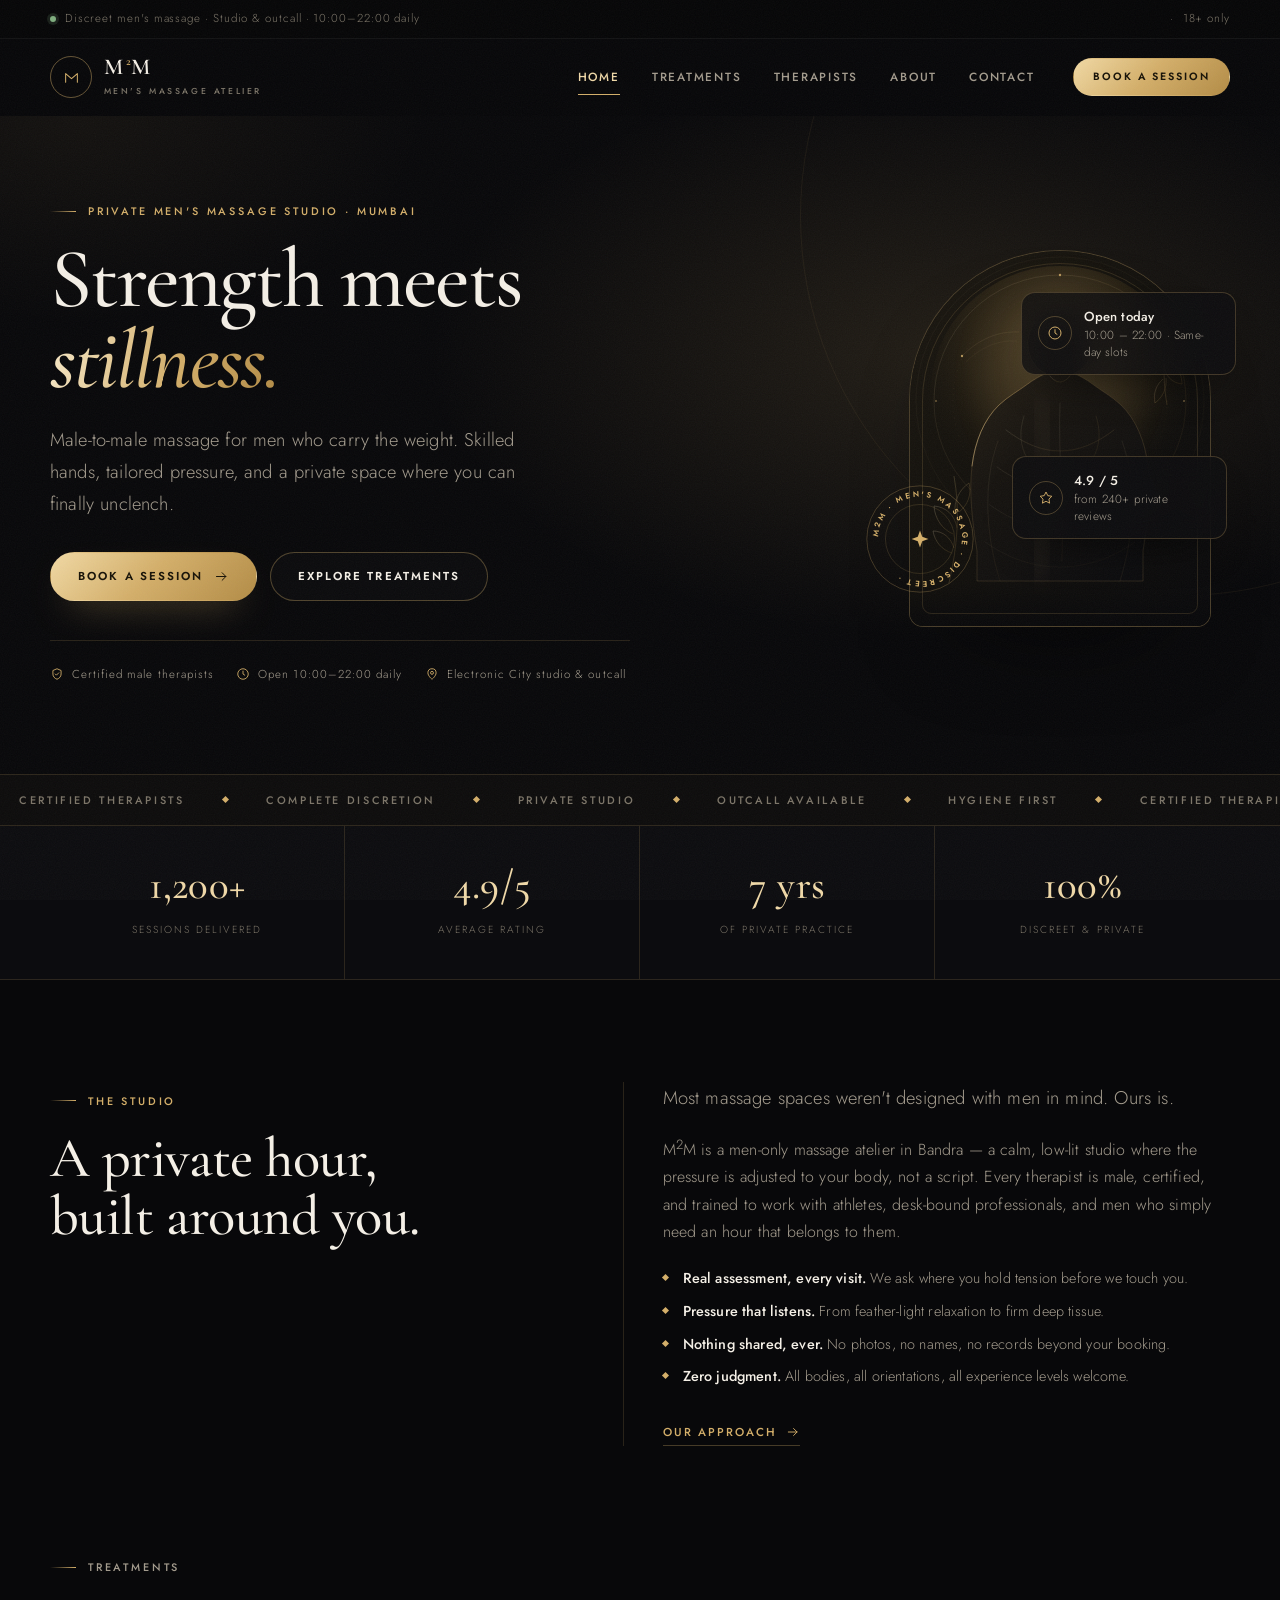
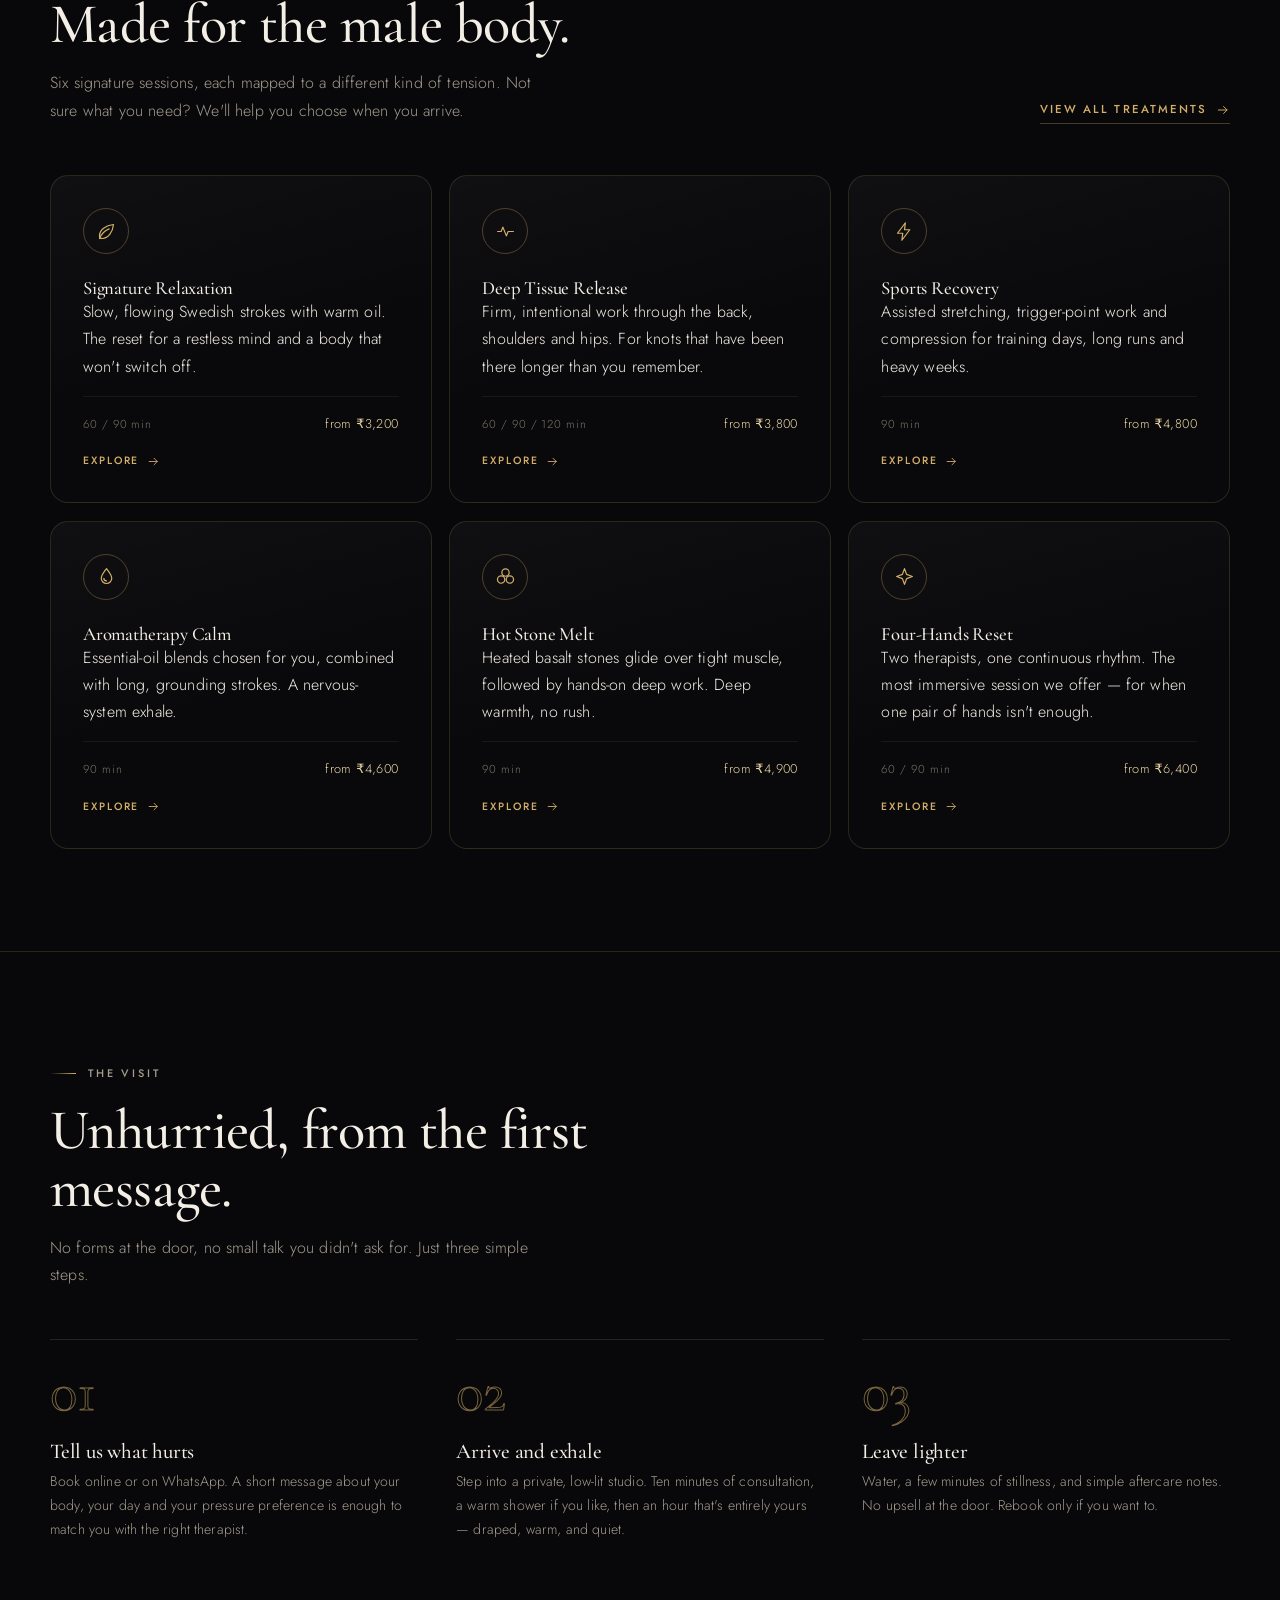
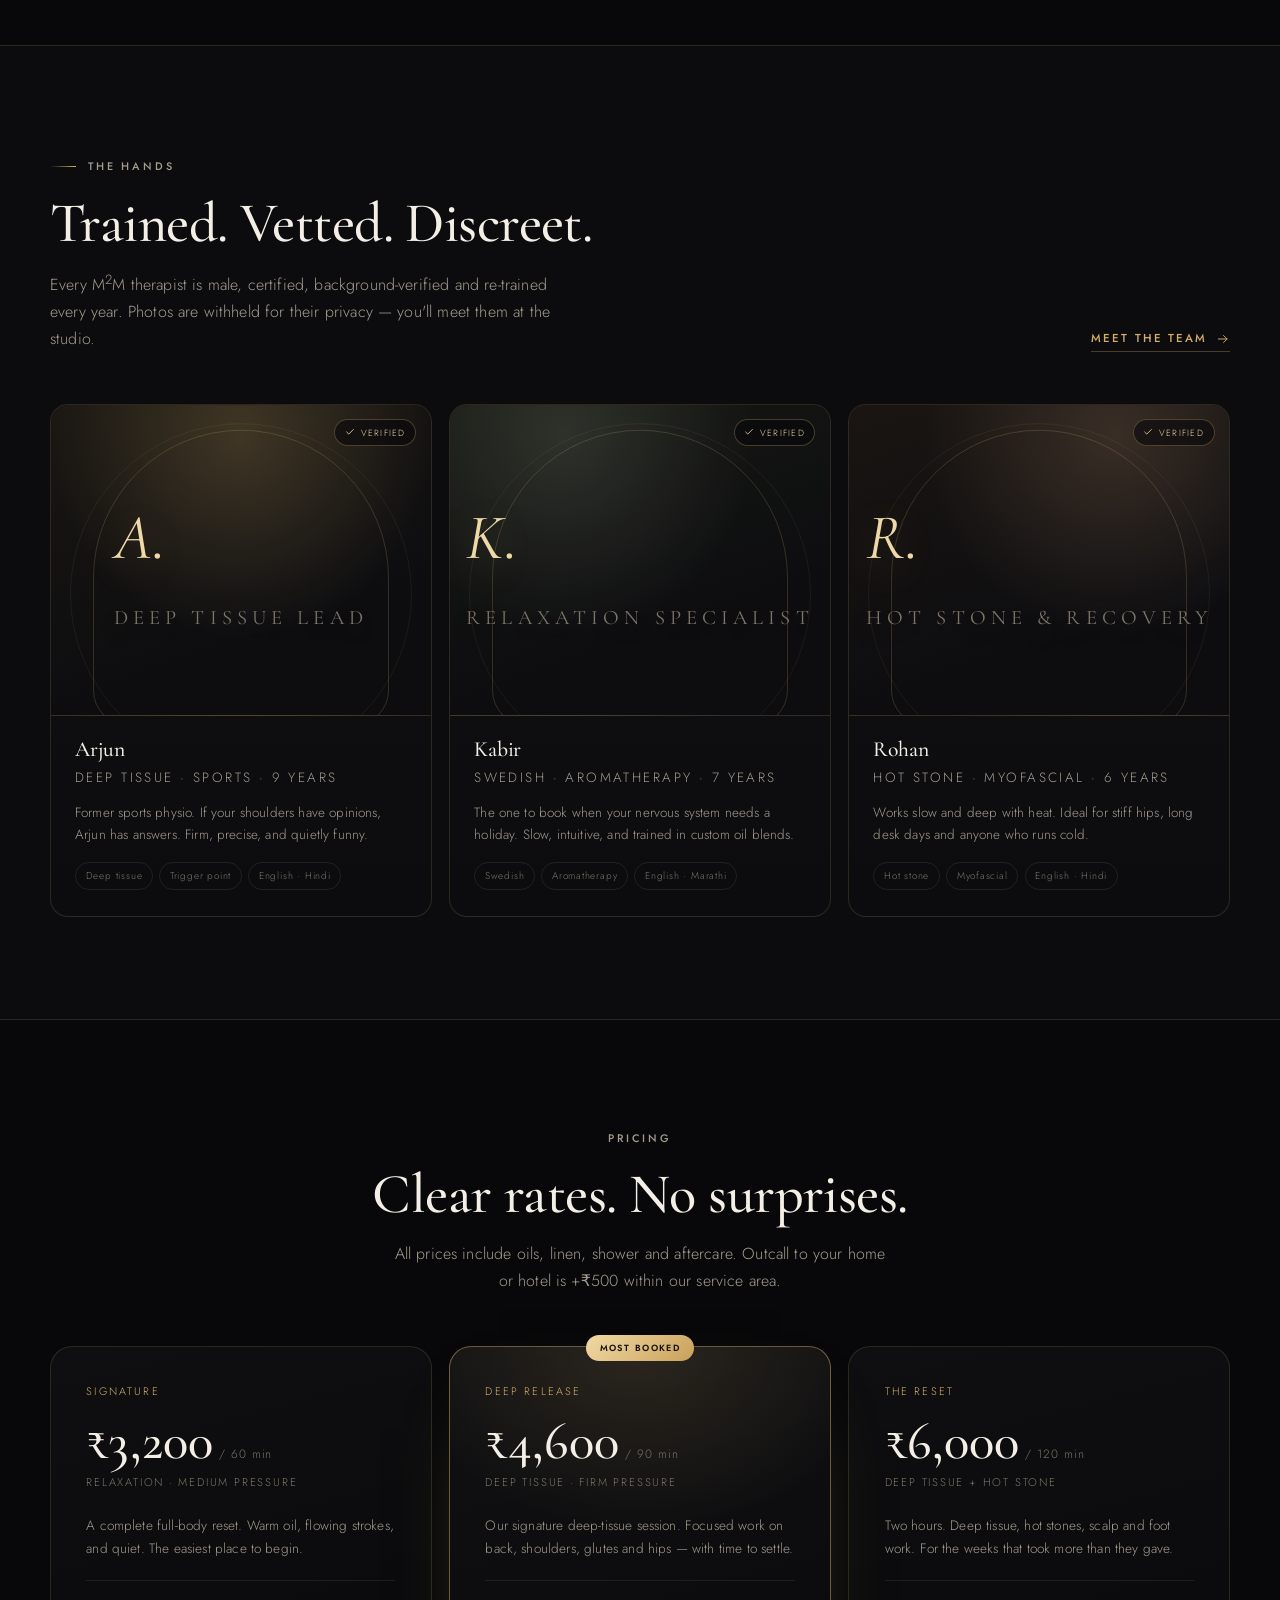
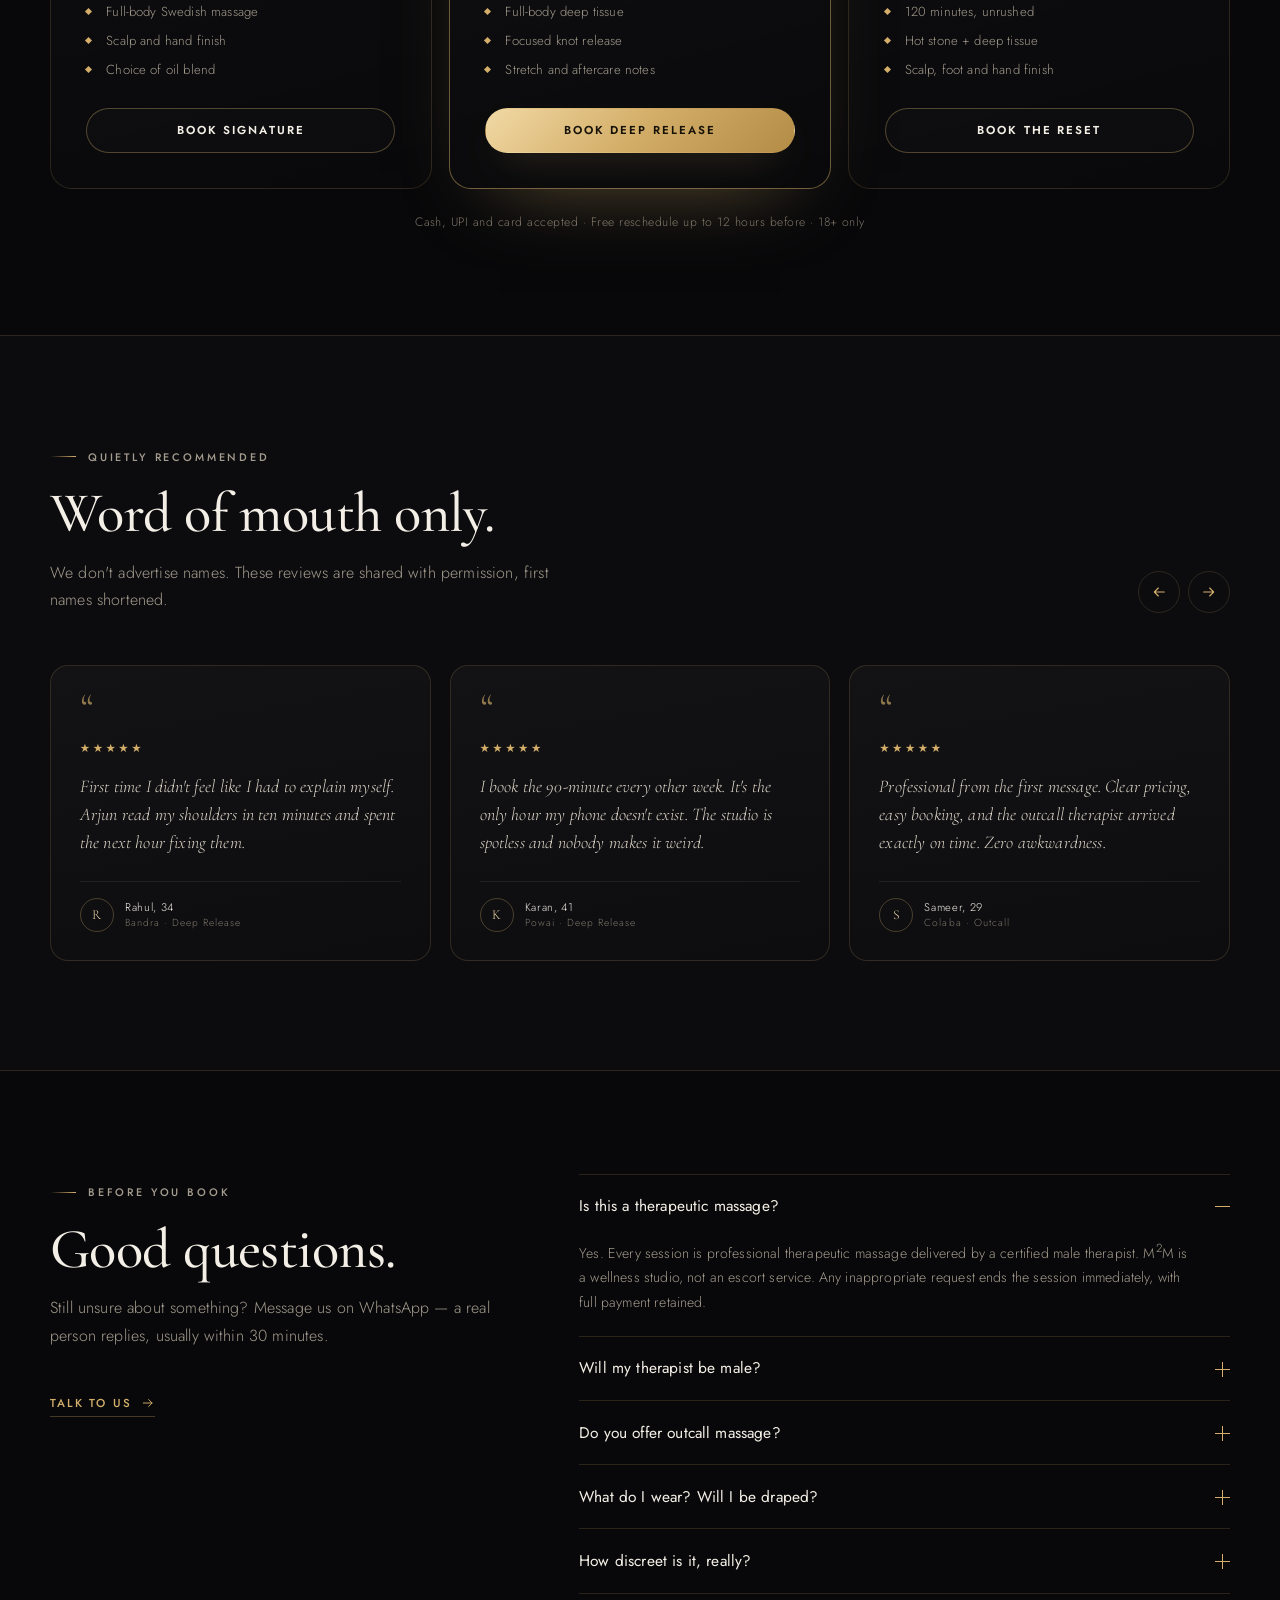
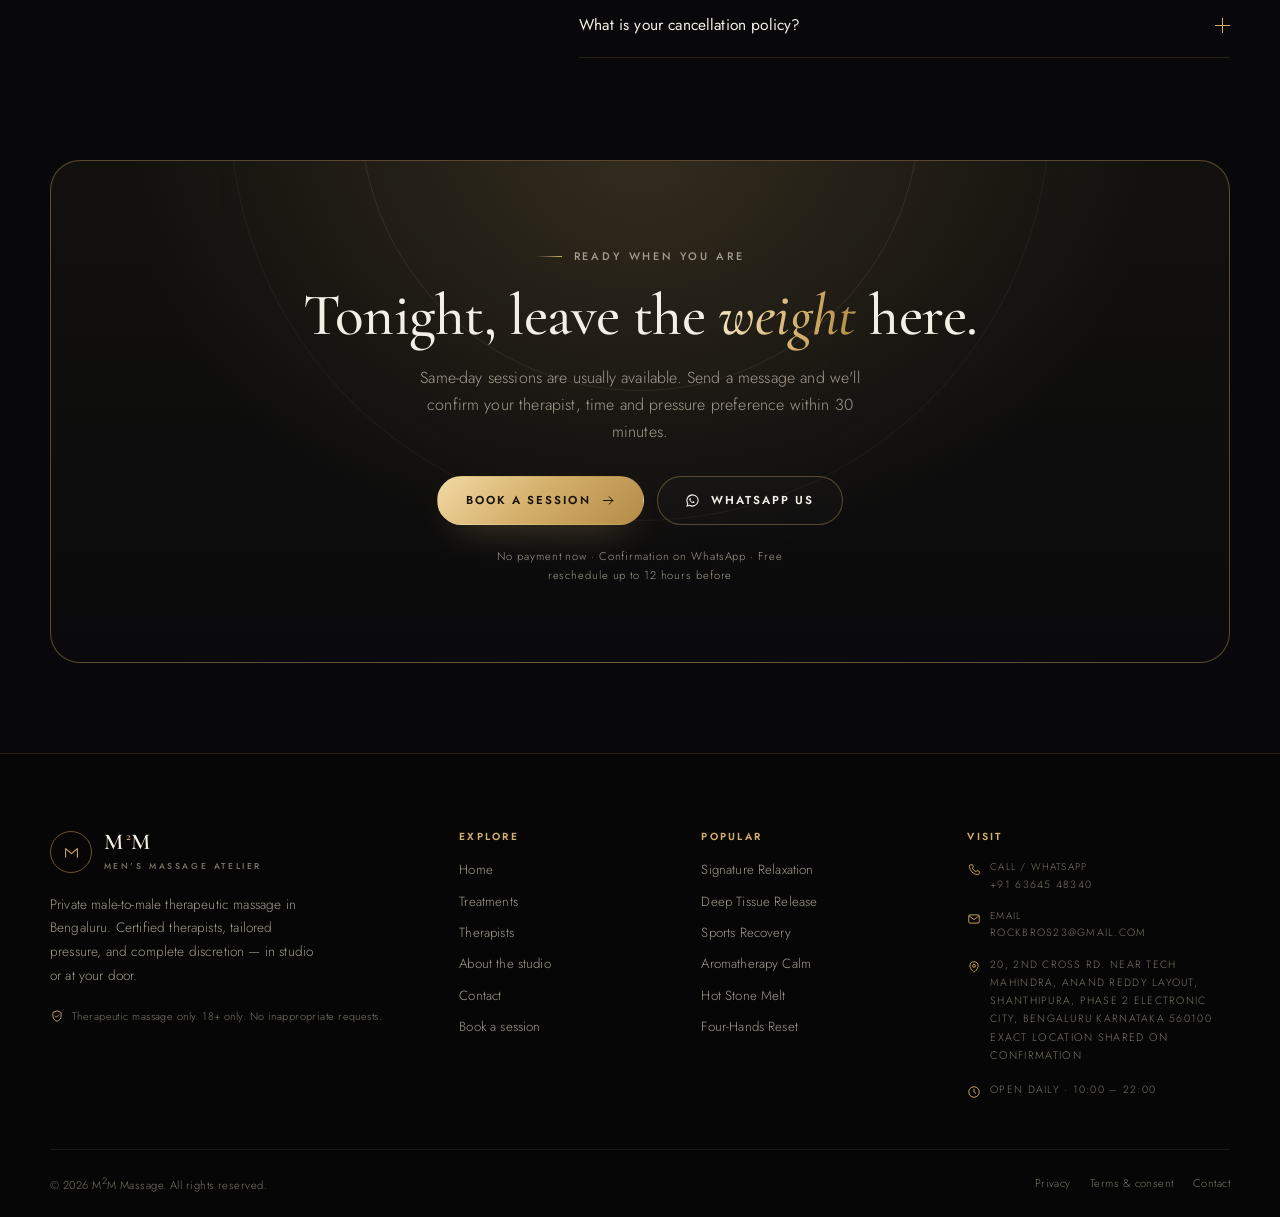
<file: index.html>
﻿<!DOCTYPE html>
<html lang="en">
<head>
  <meta charset="UTF-8">
  <meta name="viewport" content="width=device-width, initial-scale=1, viewport-fit=cover">
  <title>M2M Massage | Private Male-to-Male Massage in Bengaluru</title>
  <meta name="description" content="Discreet male-to-male massage in Bengaluru. Certified male therapists, tailored pressure, a private Electronic City studio and outcall to your home or hotel.">
  <meta name="theme-color" content="#08080a">
  <meta name="application-name" content="M2M Massage">
  <meta name="mobile-web-app-capable" content="yes">
  <meta name="apple-mobile-web-app-capable" content="yes">
  <meta name="apple-mobile-web-app-title" content="M2M Massage">
  <meta name="apple-mobile-web-app-status-bar-style" content="black">
  <link rel="manifest" href="manifest.webmanifest">
  <link rel="apple-touch-icon" href="assets/img/apple-touch-icon.png">
  <link rel="canonical" href="https://m2mmassage.com/">
  <link rel="icon" type="image/svg+xml" href="assets/img/favicon.svg">

  <meta property="og:type" content="website">
  <meta property="og:site_name" content="M2M Massage">
  <meta property="og:locale" content="en_IN">
  <meta property="og:title" content="M2M Massage | Strength meets stillness">
  <meta property="og:description" content="Private male-to-male massage in Bengaluru. Certified male therapists, tailored pressure, complete discretion.">
  <meta property="og:url" content="https://m2mmassage.com/">
  <meta property="og:image" content="https://m2mmassage.com/assets/img/og-cover.png">
  <meta property="og:image:width" content="1200">
  <meta property="og:image:height" content="630">
  <meta property="og:image:alt" content="M2M Massage — private men's massage studio in Bengaluru">
  <meta name="twitter:card" content="summary_large_image">
  <meta name="twitter:title" content="M2M Massage | Strength meets stillness">
  <meta name="twitter:description" content="Private male-to-male massage in Bengaluru. Certified male therapists, tailored pressure, complete discretion.">
  <meta name="twitter:image" content="https://m2mmassage.com/assets/img/og-cover.png">

  <link rel="preconnect" href="https://fonts.googleapis.com">
  <link rel="preconnect" href="https://fonts.gstatic.com" crossorigin>
  <link href="https://fonts.googleapis.com/css2?family=Cormorant+Garamond:ital,wght@0,400;0,500;0,600;1,400;1,500&family=Jost:wght@300;400;500;600&display=swap" rel="stylesheet">
  <link rel="stylesheet" href="assets/css/style.css">

  <script type="application/ld+json">
  {
    "@context": "https://schema.org",
    "@type": "HealthAndBeautyBusiness",
    "@id": "https://m2mmassage.com/#business",
    "name": "M2M Massage",
    "alternateName": "M2M Massage Mumbai",
    "slogan": "Strength meets stillness",
    "description": "Private male-to-male therapeutic massage studio and outcall service in Bengaluru.",
    "url": "https://m2mmassage.com/",
    "telephone": "",
    "email": "rockbros23@gmail.com",
    "priceRange": "\u20b93,200\u2013\u20b98,800",
    "currenciesAccepted": "INR",
    "image": "https://m2mmassage.com/assets/img/og-cover.png",
    "address": { "@type": "PostalAddress", "streetAddress": "20, 2nd cross rd. near tech Mahindra, Anand Reddy Layout, Shanthipura, Phase 2 Electronic city", "addressLocality": "Bengaluru", "addressRegion": "Karnataka", "postalCode": "560100", "addressCountry": "IN" },
    "areaServed": "Bengaluru",
    "openingHoursSpecification": [{
      "@type": "OpeningHoursSpecification",
      "dayOfWeek": ["Monday","Tuesday","Wednesday","Thursday","Friday","Saturday","Sunday"],
      "opens": "10:00",
      "closes": "22:00"
    }]
  }
  </script>

  <script type="application/ld+json">
  {
    "@context": "https://schema.org",
    "@type": "WebSite",
    "@id": "https://m2mmassage.com/#website",
    "url": "https://m2mmassage.com/",
    "name": "M2M Massage",
    "description": "Private male-to-male therapeutic massage in Bengaluru.",
    "inLanguage": "en-IN",
    "publisher": { "@id": "https://m2mmassage.com/#business" }
  }
  </script>

  <script type="application/ld+json">
  {
    "@context": "https://schema.org",
    "@type": "FAQPage",
    "mainEntity": [
      {
        "@type": "Question",
        "name": "Is this a therapeutic massage?",
        "acceptedAnswer": {
          "@type": "Answer",
          "text": "Yes. Every session is professional therapeutic massage delivered by a certified male therapist. M2M is a wellness studio, not an escort service. Any inappropriate request ends the session immediately, with full payment retained."
        }
      },
      {
        "@type": "Question",
        "name": "Will my therapist be male?",
        "acceptedAnswer": {
          "@type": "Answer",
          "text": "Always. M2M is a male-to-male massage studio, and all our therapists are men. If you have a preferred therapist, request them when booking \u2014 subject to availability."
        }
      },
      {
        "@type": "Question",
        "name": "Do you offer outcall massage?",
        "acceptedAnswer": {
          "@type": "Answer",
          "text": "We do \u2014 to homes and hotels across Mumbai for a \u20b9500 surcharge. You'll need a private space, a flat surface, and a government ID for the therapist's safety. Outcall availability is confirmed on WhatsApp."
        }
      },
      {
        "@type": "Question",
        "name": "What do I wear? Will I be draped?",
        "acceptedAnswer": {
          "@type": "Answer",
          "text": "Undress to whatever feels comfortable \u2014 many clients keep their underwear on. You'll be professionally draped at all times, with only the area being worked exposed. Glutes are worked only over the sheet, and only with your consent."
        }
      },
      {
        "@type": "Question",
        "name": "How discreet is it, really?",
        "acceptedAnswer": {
          "@type": "Answer",
          "text": "The studio is unmarked and private, with a separate entrance. We don't photograph clients, we don't share names or numbers, and appointment details are deleted after 90 days. Outcall therapists arrive in plain clothes with an unbranded kit."
        }
      },
      {
        "@type": "Question",
        "name": "What is your cancellation policy?",
        "acceptedAnswer": {
          "@type": "Answer",
          "text": "Reschedule or cancel free of charge up to 12 hours before your session. Inside 12 hours, 50% is payable. No-shows are charged in full. If we ever need to cancel, your session is free."
        }
      }
    ]
  }
  </script>
</head>
<body>

  <a class="skip-link" href="#main">Skip to content</a>

  <div class="topbar">
    <div class="container topbar__inner">
      <p><span class="topbar__dot" aria-hidden="true"></span> Discreet men's massage · Studio &amp; outcall · 10:00–22:00 daily</p>
      <p class="topbar__links">
        <span aria-hidden="true">·</span>
        <span>18+ only</span>
      </p>
    </div>
  </div>

  <header class="header" id="header">
    <div class="container header__inner">
      <a class="brand" href="index.html" aria-label="M2M Massage home">
        <span class="brand__mark" aria-hidden="true">
          <svg viewBox="0 0 64 64" fill="none" stroke="currentColor" stroke-width="2.6" stroke-linecap="round" stroke-linejoin="round">
            <path d="M17 44V22l15 13 15-13v22"/>
          </svg>
        </span>
        <span class="brand__text">
          <span class="brand__name">M<sup>2</sup>M</span>
          <span class="brand__sub">Men's Massage Atelier</span>
        </span>
      </a>

      <nav class="nav" id="nav" aria-label="Primary">
        <a class="nav__link" href="index.html" aria-current="page">Home</a>
        <a class="nav__link" href="services.html">Treatments</a>
        <a class="nav__link" href="therapists.html">Therapists</a>
        <a class="nav__link" href="about.html">About</a>
        <a class="nav__link" href="contact.html">Contact</a>
        <a class="btn btn--gold btn--sm" href="booking.html">Book a session</a>
      </nav>

      <button class="nav-toggle" type="button" aria-label="Open menu" aria-expanded="false" aria-controls="nav">
        <span></span>
      </button>
    </div>
  </header>
  <div class="nav-scrim" aria-hidden="true"></div>

  <main id="main">
    <!-- Hero -->
    <section class="hero">
      <div class="container hero__inner">
        <div class="hero__copy">
          <p class="eyebrow">Private men's massage studio · Mumbai</p>
          <h1>Strength meets <em>stillness.</em></h1>
          <p class="lead">Male-to-male massage for men who carry the weight. Skilled hands, tailored pressure, and a private space where you can finally unclench.</p>
          <div class="hero__actions">
            <a class="btn btn--gold" href="booking.html">
              Book a session
              <svg viewBox="0 0 24 24" fill="none" stroke="currentColor" stroke-width="1.6" aria-hidden="true"><path d="M4 12h15M13 6l6 6-6 6" stroke-linecap="round" stroke-linejoin="round"/></svg>
            </a>
            <a class="btn btn--ghost" href="#treatments">Explore treatments</a>
          </div>
          <ul class="hero__trust">
            <li>
              <svg viewBox="0 0 24 24" fill="none" stroke="currentColor" stroke-width="1.5" aria-hidden="true"><path d="M12 3l7 3v6c0 4.5-3 7.5-7 9-4-1.5-7-4.5-7-9V6l7-3Z" stroke-linejoin="round"/><path d="M9 12l2 2 4-4" stroke-linecap="round" stroke-linejoin="round"/></svg>
              Certified male therapists
            </li>
            <li>
              <svg viewBox="0 0 24 24" fill="none" stroke="currentColor" stroke-width="1.5" aria-hidden="true"><circle cx="12" cy="12" r="9"/><path d="M12 7v5l3 2" stroke-linecap="round"/></svg>
              Open 10:00–22:00 daily
            </li>
            <li>
              <svg viewBox="0 0 24 24" fill="none" stroke="currentColor" stroke-width="1.5" aria-hidden="true"><path d="M12 21s7-5.5 7-11a7 7 0 1 0-14 0c0 5.5 7 11 7 11Z" stroke-linejoin="round"/><circle cx="12" cy="10" r="2.5"/></svg>
              Electronic City studio &amp; outcall
            </li>
          </ul>
        </div>

        <div class="hero__visual">
          <div class="hero__frame">
            <img src="assets/img/hero-figure.svg" width="600" height="750" alt="An abstract study of a seated male figure in warm gold light" fetchpriority="high">
          </div>

          <div class="float-card float-card--hours">
            <span class="float-card__icon" aria-hidden="true">
              <svg viewBox="0 0 24 24" fill="none" stroke="currentColor" stroke-width="1.5"><circle cx="12" cy="12" r="9"/><path d="M12 7v5l3 2" stroke-linecap="round"/></svg>
            </span>
            <span><strong>Open today</strong>10:00 – 22:00 · Same-day slots</span>
          </div>

          <div class="float-card float-card--rating">
            <span class="float-card__icon" aria-hidden="true">
              <svg viewBox="0 0 24 24" fill="none" stroke="currentColor" stroke-width="1.4"><path d="M12 3l2.7 5.5 6.1.9-4.4 4.3 1 6.1-5.4-2.9-5.4 2.9 1-6.1L3.2 9.4l6.1-.9L12 3Z" stroke-linejoin="round"/></svg>
            </span>
            <span><strong>4.9 / 5</strong>from 240+ private reviews</span>
          </div>

          <svg class="seal" viewBox="0 0 120 120" aria-hidden="true">
            <defs>
              <path id="sealPath" d="M60,60 m-45,0 a45,45 0 1,1 90,0 a45,45 0 1,1 -90,0"/>
            </defs>
            <circle cx="60" cy="60" r="57" fill="none" stroke="rgba(212,175,106,.28)"/>
            <circle cx="60" cy="60" r="37" fill="none" stroke="rgba(212,175,106,.18)"/>
            <text><textPath href="#sealPath" startOffset="2">M2M · MEN'S MASSAGE · DISCREET ·</textPath></text>
            <path class="seal__star" d="M60 51l2.4 6.6L69 60l-6.6 2.4L60 69l-2.4-6.6L51 60l6.6-2.4L60 51Z"/>
          </svg>
        </div>
      </div>
    </section>

    <!-- Marquee -->
    <div class="marquee" aria-hidden="true">
      <div class="marquee__track">
        <div class="marquee__group">
          <span>Certified therapists</span><i></i>
          <span>Complete discretion</span><i></i>
          <span>Private studio</span><i></i>
          <span>Outcall available</span><i></i>
          <span>Hygiene first</span><i></i>
        </div>
        <div class="marquee__group">
          <span>Certified therapists</span><i></i>
          <span>Complete discretion</span><i></i>
          <span>Private studio</span><i></i>
          <span>Outcall available</span><i></i>
          <span>Hygiene first</span><i></i>
        </div>
      </div>
    </div>

    <!-- Stats -->
    <section class="stats" aria-label="Studio at a glance">
      <div class="container">
        <div class="stats__grid">
          <div class="stat"><strong>1,200+</strong><span>Sessions delivered</span></div>
          <div class="stat"><strong>4.9/5</strong><span>Average rating</span></div>
          <div class="stat"><strong>7 yrs</strong><span>Of private practice</span></div>
          <div class="stat"><strong>100%</strong><span>Discreet &amp; private</span></div>
        </div>
      </div>
    </section>

    <!-- Intro -->
    <section class="section">
      <div class="container intro__grid">
        <div>
          <p class="eyebrow">The studio</p>
          <h2 class="display">A private hour,<br>built around you.</h2>
        </div>
        <div class="intro__body">
          <p class="lead">Most massage spaces weren't designed with men in mind. Ours is.</p>
          <p>M<sup>2</sup>M is a men-only massage atelier in Bandra — a calm, low-lit studio where the pressure is adjusted to your body, not a script. Every therapist is male, certified, and trained to work with athletes, desk-bound professionals, and men who simply need an hour that belongs to them.</p>
          <ul class="ticks">
            <li><strong>Real assessment, every visit.</strong> We ask where you hold tension before we touch you.</li>
            <li><strong>Pressure that listens.</strong> From feather-light relaxation to firm deep tissue.</li>
            <li><strong>Nothing shared, ever.</strong> No photos, no names, no records beyond your booking.</li>
            <li><strong>Zero judgment.</strong> All bodies, all orientations, all experience levels welcome.</li>
          </ul>
          <a class="link-arrow" href="about.html">
            Our approach
            <svg viewBox="0 0 24 24" fill="none" stroke="currentColor" stroke-width="1.6" aria-hidden="true"><path d="M4 12h15M13 6l6 6-6 6" stroke-linecap="round" stroke-linejoin="round"/></svg>
          </a>
        </div>
      </div>
    </section>

    <!-- Treatments -->
    <section class="section" id="treatments" style="padding-top:0">
      <div class="container">
        <div class="head-row">
          <div class="section-head">
            <p class="eyebrow">Treatments</p>
            <h2 class="display">Made for the male body.</h2>
            <p>Six signature sessions, each mapped to a different kind of tension. Not sure what you need? We'll help you choose when you arrive.</p>
          </div>
          <a class="link-arrow" href="services.html">
            View all treatments
            <svg viewBox="0 0 24 24" fill="none" stroke="currentColor" stroke-width="1.6" aria-hidden="true"><path d="M4 12h15M13 6l6 6-6 6" stroke-linecap="round" stroke-linejoin="round"/></svg>
          </a>
        </div>

        <div class="services-grid">
          <article class="card reveal">
            <span class="service-card__icon" aria-hidden="true">
              <svg viewBox="0 0 24 24" fill="none" stroke="currentColor" stroke-width="1.4"><path d="M20 4C11 5 4 10 4 17c0 2 1 3 3 3 7 0 12-7 13-16Z" stroke-linejoin="round"/><path d="M4 20c2-5 6-9 11-11" stroke-linecap="round"/></svg>
            </span>
            <h3>Signature Relaxation</h3>
            <p>Slow, flowing Swedish strokes with warm oil. The reset for a restless mind and a body that won't switch off.</p>
            <div class="service-card__meta"><span>60 / 90 min</span><span class="price">from ₹3,200</span></div>
            <a class="service-card__link" href="services.html#signature">Explore <svg viewBox="0 0 24 24" fill="none" stroke="currentColor" stroke-width="1.6" aria-hidden="true"><path d="M4 12h15M13 6l6 6-6 6" stroke-linecap="round" stroke-linejoin="round"/></svg></a>
          </article>

          <article class="card reveal" style="--d:.06s">
            <span class="service-card__icon" aria-hidden="true">
              <svg viewBox="0 0 24 24" fill="none" stroke="currentColor" stroke-width="1.4"><path d="M3 12h4l2-5 4 10 2-5h6" stroke-linecap="round" stroke-linejoin="round"/></svg>
            </span>
            <h3>Deep Tissue Release</h3>
            <p>Firm, intentional work through the back, shoulders and hips. For knots that have been there longer than you remember.</p>
            <div class="service-card__meta"><span>60 / 90 / 120 min</span><span class="price">from ₹3,800</span></div>
            <a class="service-card__link" href="services.html#deep-tissue">Explore <svg viewBox="0 0 24 24" fill="none" stroke="currentColor" stroke-width="1.6" aria-hidden="true"><path d="M4 12h15M13 6l6 6-6 6" stroke-linecap="round" stroke-linejoin="round"/></svg></a>
          </article>

          <article class="card reveal" style="--d:.12s">
            <span class="service-card__icon" aria-hidden="true">
              <svg viewBox="0 0 24 24" fill="none" stroke="currentColor" stroke-width="1.4"><path d="M13 2 4 14h6l-1 8 9-12h-6l1-8Z" stroke-linejoin="round"/></svg>
            </span>
            <h3>Sports Recovery</h3>
            <p>Assisted stretching, trigger-point work and compression for training days, long runs and heavy weeks.</p>
            <div class="service-card__meta"><span>90 min</span><span class="price">from ₹4,800</span></div>
            <a class="service-card__link" href="services.html#sports">Explore <svg viewBox="0 0 24 24" fill="none" stroke="currentColor" stroke-width="1.6" aria-hidden="true"><path d="M4 12h15M13 6l6 6-6 6" stroke-linecap="round" stroke-linejoin="round"/></svg></a>
          </article>

          <article class="card reveal">
            <span class="service-card__icon" aria-hidden="true">
              <svg viewBox="0 0 24 24" fill="none" stroke="currentColor" stroke-width="1.4"><path d="M12 3c4 5 6 8 6 11a6 6 0 0 1-12 0c0-3 2-6 6-11Z" stroke-linejoin="round"/><path d="M9 14c0 2 1 3 3 3" stroke-linecap="round"/></svg>
            </span>
            <h3>Aromatherapy Calm</h3>
            <p>Essential-oil blends chosen for you, combined with long, grounding strokes. A nervous-system exhale.</p>
            <div class="service-card__meta"><span>90 min</span><span class="price">from ₹4,600</span></div>
            <a class="service-card__link" href="services.html#aromatherapy">Explore <svg viewBox="0 0 24 24" fill="none" stroke="currentColor" stroke-width="1.6" aria-hidden="true"><path d="M4 12h15M13 6l6 6-6 6" stroke-linecap="round" stroke-linejoin="round"/></svg></a>
          </article>

          <article class="card reveal" style="--d:.06s">
            <span class="service-card__icon" aria-hidden="true">
              <svg viewBox="0 0 24 24" fill="none" stroke="currentColor" stroke-width="1.4"><circle cx="12" cy="7.5" r="4.2"/><circle cx="7" cy="15.5" r="4.2"/><circle cx="17" cy="15.5" r="4.2"/></svg>
            </span>
            <h3>Hot Stone Melt</h3>
            <p>Heated basalt stones glide over tight muscle, followed by hands-on deep work. Deep warmth, no rush.</p>
            <div class="service-card__meta"><span>90 min</span><span class="price">from ₹4,900</span></div>
            <a class="service-card__link" href="services.html#hot-stone">Explore <svg viewBox="0 0 24 24" fill="none" stroke="currentColor" stroke-width="1.6" aria-hidden="true"><path d="M4 12h15M13 6l6 6-6 6" stroke-linecap="round" stroke-linejoin="round"/></svg></a>
          </article>

          <article class="card reveal" style="--d:.12s">
            <span class="service-card__icon" aria-hidden="true">
              <svg viewBox="0 0 24 24" fill="none" stroke="currentColor" stroke-width="1.4"><path d="M12 3l2.4 6.6L21 12l-6.6 2.4L12 21l-2.4-6.6L3 12l6.6-2.4L12 3Z" stroke-linejoin="round"/></svg>
            </span>
            <h3>Four-Hands Reset</h3>
            <p>Two therapists, one continuous rhythm. The most immersive session we offer — for when one pair of hands isn't enough.</p>
            <div class="service-card__meta"><span>60 / 90 min</span><span class="price">from ₹6,400</span></div>
            <a class="service-card__link" href="services.html#four-hands">Explore <svg viewBox="0 0 24 24" fill="none" stroke="currentColor" stroke-width="1.6" aria-hidden="true"><path d="M4 12h15M13 6l6 6-6 6" stroke-linecap="round" stroke-linejoin="round"/></svg></a>
          </article>
        </div>
      </div>
    </section>

    <!-- The visit -->
    <section class="section" style="border-top:1px solid var(--line)">
      <div class="container">
        <div class="section-head">
          <p class="eyebrow">The visit</p>
          <h2 class="display">Unhurried, from the first message.</h2>
          <p>No forms at the door, no small talk you didn't ask for. Just three simple steps.</p>
        </div>
        <div class="steps">
          <div class="step reveal">
            <span class="step__num">01</span>
            <h3>Tell us what hurts</h3>
            <p>Book online or on WhatsApp. A short message about your body, your day and your pressure preference is enough to match you with the right therapist.</p>
          </div>
          <div class="step reveal" style="--d:.08s">
            <span class="step__num">02</span>
            <h3>Arrive and exhale</h3>
            <p>Step into a private, low-lit studio. Ten minutes of consultation, a warm shower if you like, then an hour that's entirely yours — draped, warm, and quiet.</p>
          </div>
          <div class="step reveal" style="--d:.16s">
            <span class="step__num">03</span>
            <h3>Leave lighter</h3>
            <p>Water, a few minutes of stillness, and simple aftercare notes. No upsell at the door. Rebook only if you want to.</p>
          </div>
        </div>
      </div>
    </section>

    <!-- Therapists -->
    <section class="section" style="background:var(--bg-2);border-block:1px solid var(--line)">
      <div class="container">
        <div class="head-row">
          <div class="section-head">
            <p class="eyebrow">The hands</p>
            <h2 class="display">Trained. Vetted. Discreet.</h2>
            <p>Every M<sup>2</sup>M therapist is male, certified, background-verified and re-trained every year. Photos are withheld for their privacy — you'll meet them at the studio.</p>
          </div>
          <a class="link-arrow" href="therapists.html">
            Meet the team
            <svg viewBox="0 0 24 24" fill="none" stroke="currentColor" stroke-width="1.6" aria-hidden="true"><path d="M4 12h15M13 6l6 6-6 6" stroke-linecap="round" stroke-linejoin="round"/></svg>
          </a>
        </div>

        <div class="team-grid">
          <article class="tcard reveal">
            <span class="tcard__verified">
              <svg viewBox="0 0 24 24" fill="none" stroke="currentColor" stroke-width="2" aria-hidden="true"><path d="M20 6 9 17l-5-5" stroke-linecap="round" stroke-linejoin="round"/></svg>
              Verified
            </span>
            <div class="tcard__visual">
              <span class="tcard__initials">A.<small>Deep tissue lead</small></span>
            </div>
            <div class="tcard__body">
              <h3>Arjun</h3>
              <p class="tcard__role">Deep tissue · Sports · 9 years</p>
              <p>Former sports physio. If your shoulders have opinions, Arjun has answers. Firm, precise, and quietly funny.</p>
              <div class="tcard__tags"><span>Deep tissue</span><span>Trigger point</span><span>English · Hindi</span></div>
            </div>
          </article>

          <article class="tcard tcard--2 reveal" style="--d:.08s">
            <span class="tcard__verified">
              <svg viewBox="0 0 24 24" fill="none" stroke="currentColor" stroke-width="2" aria-hidden="true"><path d="M20 6 9 17l-5-5" stroke-linecap="round" stroke-linejoin="round"/></svg>
              Verified
            </span>
            <div class="tcard__visual">
              <span class="tcard__initials">K.<small>Relaxation specialist</small></span>
            </div>
            <div class="tcard__body">
              <h3>Kabir</h3>
              <p class="tcard__role">Swedish · Aromatherapy · 7 years</p>
              <p>The one to book when your nervous system needs a holiday. Slow, intuitive, and trained in custom oil blends.</p>
              <div class="tcard__tags"><span>Swedish</span><span>Aromatherapy</span><span>English · Marathi</span></div>
            </div>
          </article>

          <article class="tcard tcard--3 reveal" style="--d:.16s">
            <span class="tcard__verified">
              <svg viewBox="0 0 24 24" fill="none" stroke="currentColor" stroke-width="2" aria-hidden="true"><path d="M20 6 9 17l-5-5" stroke-linecap="round" stroke-linejoin="round"/></svg>
              Verified
            </span>
            <div class="tcard__visual">
              <span class="tcard__initials">R.<small>Hot stone &amp; recovery</small></span>
            </div>
            <div class="tcard__body">
              <h3>Rohan</h3>
              <p class="tcard__role">Hot stone · Myofascial · 6 years</p>
              <p>Works slow and deep with heat. Ideal for stiff hips, long desk days and anyone who runs cold.</p>
              <div class="tcard__tags"><span>Hot stone</span><span>Myofascial</span><span>English · Hindi</span></div>
            </div>
          </article>
        </div>
      </div>
    </section>

    <!-- Pricing -->
    <section class="section" id="pricing">
      <div class="container">
        <div class="section-head section-head--center">
          <p class="eyebrow">Pricing</p>
          <h2 class="display">Clear rates. No surprises.</h2>
          <p>All prices include oils, linen, shower and aftercare. Outcall to your home or hotel is +₹500 within our service area.</p>
        </div>

        <div class="pricing-grid">
          <article class="price-card reveal">
            <p class="price-card__name">Signature</p>
            <div class="price-card__amount"><strong>₹3,200</strong><span>/ 60 min</span></div>
            <p class="price-card__time">Relaxation · Medium pressure</p>
            <p class="price-card__desc">A complete full-body reset. Warm oil, flowing strokes, and quiet. The easiest place to begin.</p>
            <ul class="ticks">
              <li>Full-body Swedish massage</li>
              <li>Scalp and hand finish</li>
              <li>Choice of oil blend</li>
            </ul>
            <a class="btn btn--ghost btn--block" href="booking.html?service=signature">Book Signature</a>
          </article>

          <article class="price-card price-card--featured reveal" style="--d:.08s">
            <span class="price-card__badge">Most booked</span>
            <p class="price-card__name">Deep Release</p>
            <div class="price-card__amount"><strong>₹4,600</strong><span>/ 90 min</span></div>
            <p class="price-card__time">Deep tissue · Firm pressure</p>
            <p class="price-card__desc">Our signature deep-tissue session. Focused work on back, shoulders, glutes and hips — with time to settle.</p>
            <ul class="ticks">
              <li>Full-body deep tissue</li>
              <li>Focused knot release</li>
              <li>Stretch and aftercare notes</li>
            </ul>
            <a class="btn btn--gold btn--block" href="booking.html?service=deep-tissue">Book Deep Release</a>
          </article>

          <article class="price-card reveal" style="--d:.16s">
            <p class="price-card__name">The Reset</p>
            <div class="price-card__amount"><strong>₹6,000</strong><span>/ 120 min</span></div>
            <p class="price-card__time">Deep tissue + hot stone</p>
            <p class="price-card__desc">Two hours. Deep tissue, hot stones, scalp and foot work. For the weeks that took more than they gave.</p>
            <ul class="ticks">
              <li>120 minutes, unrushed</li>
              <li>Hot stone + deep tissue</li>
              <li>Scalp, foot and hand finish</li>
            </ul>
            <a class="btn btn--ghost btn--block" href="booking.html?service=reset">Book The Reset</a>
          </article>
        </div>
        <p class="pricing-note">Cash, UPI and card accepted · Free reschedule up to 12 hours before · 18+ only</p>
      </div>
    </section>

    <!-- Testimonials -->
    <section class="section" style="background:var(--bg-2);border-block:1px solid var(--line)">
      <div class="container">
        <div class="head-row">
          <div class="section-head">
            <p class="eyebrow">Quietly recommended</p>
            <h2 class="display">Word of mouth only.</h2>
            <p>We don't advertise names. These reviews are shared with permission, first names shortened.</p>
          </div>
          <div class="quotes-nav">
            <button class="icon-btn" type="button" data-quotes-prev aria-label="Previous reviews">
              <svg viewBox="0 0 24 24" fill="none" stroke="currentColor" stroke-width="1.6"><path d="M20 12H5M11 6l-6 6 6 6" stroke-linecap="round" stroke-linejoin="round"/></svg>
            </button>
            <button class="icon-btn" type="button" data-quotes-next aria-label="Next reviews">
              <svg viewBox="0 0 24 24" fill="none" stroke="currentColor" stroke-width="1.6"><path d="M4 12h15M13 6l6 6-6 6" stroke-linecap="round" stroke-linejoin="round"/></svg>
            </button>
          </div>
        </div>

        <div class="quotes" data-quotes>
          <article class="quote">
            <div class="quote__mark" aria-hidden="true">“</div>
            <div class="quote__stars" role="img" aria-label="5 out of 5 stars">★★★★★</div>
            <p>First time I didn't feel like I had to explain myself. Arjun read my shoulders in ten minutes and spent the next hour fixing them.</p>
            <footer>
              <span class="quote__avatar" aria-hidden="true">R</span>
              <div class="quote__who">Rahul, 34<span>Bandra · Deep Release</span></div>
            </footer>
          </article>

          <article class="quote">
            <div class="quote__mark" aria-hidden="true">“</div>
            <div class="quote__stars" role="img" aria-label="5 out of 5 stars">★★★★★</div>
            <p>I book the 90-minute every other week. It's the only hour my phone doesn't exist. The studio is spotless and nobody makes it weird.</p>
            <footer>
              <span class="quote__avatar" aria-hidden="true">K</span>
              <div class="quote__who">Karan, 41<span>Powai · Deep Release</span></div>
            </footer>
          </article>

          <article class="quote">
            <div class="quote__mark" aria-hidden="true">“</div>
            <div class="quote__stars" role="img" aria-label="5 out of 5 stars">★★★★★</div>
            <p>Professional from the first message. Clear pricing, easy booking, and the outcall therapist arrived exactly on time. Zero awkwardness.</p>
            <footer>
              <span class="quote__avatar" aria-hidden="true">S</span>
              <div class="quote__who">Sameer, 29<span>Colaba · Outcall</span></div>
            </footer>
          </article>

          <article class="quote">
            <div class="quote__mark" aria-hidden="true">“</div>
            <div class="quote__stars" role="img" aria-label="5 out of 5 stars">★★★★★</div>
            <p>I was nervous about my first massage ever. Kabir explained everything, kept the pressure gentle, and I left feeling like a different person.</p>
            <footer>
              <span class="quote__avatar" aria-hidden="true">A</span>
              <div class="quote__who">Aditya, 27<span>Andheri · Signature</span></div>
            </footer>
          </article>
        </div>
      </div>
    </section>

    <!-- FAQ -->
    <section class="section">
      <div class="container faq-layout">
        <div class="section-head">
          <p class="eyebrow">Before you book</p>
          <h2 class="display">Good questions.</h2>
          <p>Still unsure about something? Message us on WhatsApp — a real person replies, usually within 30 minutes.</p>
          <a class="link-arrow" href="contact.html" style="margin-top:1.8rem">
            Talk to us
            <svg viewBox="0 0 24 24" fill="none" stroke="currentColor" stroke-width="1.6" aria-hidden="true"><path d="M4 12h15M13 6l6 6-6 6" stroke-linecap="round" stroke-linejoin="round"/></svg>
          </a>
        </div>

        <div class="faq">
          <details class="faq__item" open>
            <summary><span>Is this a therapeutic massage?</span><span class="faq__icon" aria-hidden="true"></span></summary>
            <div class="faq__body"><p>Yes. Every session is professional therapeutic massage delivered by a certified male therapist. M<sup>2</sup>M is a wellness studio, not an escort service. Any inappropriate request ends the session immediately, with full payment retained.</p></div>
          </details>
          <details class="faq__item">
            <summary><span>Will my therapist be male?</span><span class="faq__icon" aria-hidden="true"></span></summary>
            <div class="faq__body"><p>Always. M<sup>2</sup>M is a male-to-male massage studio, and all our therapists are men. If you have a preferred therapist, request them when booking — subject to availability.</p></div>
          </details>
          <details class="faq__item">
            <summary><span>Do you offer outcall massage?</span><span class="faq__icon" aria-hidden="true"></span></summary>
            <div class="faq__body"><p>We do — to homes and hotels across Mumbai for a ₹500 surcharge. You'll need a private space, a flat surface, and a government ID for the therapist's safety. Outcall availability is confirmed on WhatsApp.</p></div>
          </details>
          <details class="faq__item">
            <summary><span>What do I wear? Will I be draped?</span><span class="faq__icon" aria-hidden="true"></span></summary>
            <div class="faq__body"><p>Undress to whatever feels comfortable — many clients keep their underwear on. You'll be professionally draped at all times, with only the area being worked exposed. Glutes are worked only over the sheet, and only with your consent.</p></div>
          </details>
          <details class="faq__item">
            <summary><span>How discreet is it, really?</span><span class="faq__icon" aria-hidden="true"></span></summary>
            <div class="faq__body"><p>The studio is unmarked and private, with a separate entrance. We don't photograph clients, we don't share names or numbers, and appointment details are deleted after 90 days. Outcall therapists arrive in plain clothes with an unbranded kit.</p></div>
          </details>
          <details class="faq__item">
            <summary><span>What is your cancellation policy?</span><span class="faq__icon" aria-hidden="true"></span></summary>
            <div class="faq__body"><p>Reschedule or cancel free of charge up to 12 hours before your session. Inside 12 hours, 50% is payable. No-shows are charged in full. If we ever need to cancel, your session is free.</p></div>
          </details>
        </div>
      </div>
    </section>

    <!-- CTA -->
    <section class="cta-band">
      <div class="container">
        <div class="cta-band__panel reveal">
          <div class="cta-band__inner">
            <p class="eyebrow" style="justify-content:center">Ready when you are</p>
            <h2>Tonight, leave the <em>weight</em> here.</h2>
            <p>Same-day sessions are usually available. Send a message and we'll confirm your therapist, time and pressure preference within 30 minutes.</p>
            <div class="cta-band__actions">
              <a class="btn btn--gold" href="booking.html">
                Book a session
                <svg viewBox="0 0 24 24" fill="none" stroke="currentColor" stroke-width="1.6" aria-hidden="true"><path d="M4 12h15M13 6l6 6-6 6" stroke-linecap="round" stroke-linejoin="round"/></svg>
              </a>
              <a class="btn btn--ghost" href="https://wa.me/916364548340?text=Hi%20M2M%2C%20I%27d%20like%20to%20book%20a%20massage." data-wa>
                <svg viewBox="0 0 24 24" fill="currentColor" aria-hidden="true"><path d="M12.04 2a9.9 9.9 0 0 0-8.5 15L2 22l5.2-1.4A9.9 9.9 0 1 0 12.04 2Zm0 1.8a8.1 8.1 0 1 1-4.1 15.1l-.3-.2-3 .8.8-2.9-.2-.3a8.1 8.1 0 0 1 6.8-12.5Zm-3.6 4c-.2 0-.5 0-.7.4-.3.4-.9 1-.9 2s.7 2 .8 2.2c.1.2 1.4 2.3 3.5 3.1 1.7.7 2.1.6 2.5.5.4 0 1.2-.5 1.4-1 .2-.5.2-.9.1-1l-.2-.2-1.4-.7c-.2-.1-.4-.1-.5.1l-.7.9c-.1.1-.2.2-.4.1-.2-.1-1-.4-1.9-1.2-.7-.6-1.2-1.4-1.3-1.6-.1-.2 0-.3.1-.4l.4-.5.2-.4c0-.2 0-.3-.1-.4l-.7-1.7c-.2-.4-.4-.4-.5-.4h-.3Z"/></svg>
                WhatsApp us
              </a>
            </div>
            <p class="cta-band__note">No payment now · Confirmation on WhatsApp · Free reschedule up to 12 hours before</p>
          </div>
        </div>
      </div>
    </section>
  </main>

  <footer class="footer">
    <div class="container">
      <div class="footer__grid">
        <div>
          <a class="brand" href="index.html" aria-label="M2M Massage home">
            <span class="brand__mark" aria-hidden="true">
              <svg viewBox="0 0 64 64" fill="none" stroke="currentColor" stroke-width="2.6" stroke-linecap="round" stroke-linejoin="round"><path d="M17 44V22l15 13 15-13v22"/></svg>
            </span>
            <span class="brand__text">
              <span class="brand__name">M<sup>2</sup>M</span>
              <span class="brand__sub">Men's Massage Atelier</span>
            </span>
          </a>
          <p class="footer__about">Private male-to-male therapeutic massage in Bengaluru. Certified therapists, tailored pressure, and complete discretion — in studio or at your door.</p>
          <p class="footer__discretion">
            <svg viewBox="0 0 24 24" fill="none" stroke="currentColor" stroke-width="1.5" aria-hidden="true"><path d="M12 3l7 3v6c0 4.5-3 7.5-7 9-4-1.5-7-4.5-7-9V6l7-3Z" stroke-linejoin="round"/><path d="M9 12l2 2 4-4" stroke-linecap="round" stroke-linejoin="round"/></svg>
            Therapeutic massage only. 18+ only. No inappropriate requests.
          </p>
        </div>

        <div>
          <h3>Explore</h3>
          <div class="footer__links">
            <a href="index.html">Home</a>
            <a href="services.html">Treatments</a>
            <a href="therapists.html">Therapists</a>
            <a href="about.html">About the studio</a>
            <a href="contact.html">Contact</a>
            <a href="booking.html">Book a session</a>
          </div>
        </div>

        <div>
          <h3>Popular</h3>
          <div class="footer__links">
            <a href="services.html#signature">Signature Relaxation</a>
            <a href="services.html#deep-tissue">Deep Tissue Release</a>
            <a href="services.html#sports">Sports Recovery</a>
            <a href="services.html#aromatherapy">Aromatherapy Calm</a>
            <a href="services.html#hot-stone">Hot Stone Melt</a>
            <a href="services.html#four-hands">Four-Hands Reset</a>
          </div>
        </div>

        <div>
          <h3>Visit</h3>
          <div class="footer__contact">
            <a href="tel:+916364548340">
              <svg viewBox="0 0 24 24" fill="none" stroke="currentColor" stroke-width="1.5" aria-hidden="true"><path d="M6.5 3h3l1.5 4-2 1.5a12 12 0 0 0 6.5 6.5L17 13l4 1.5v3A2.5 2.5 0 0 1 18.5 20 15.5 15.5 0 0 1 4 5.5 2.5 2.5 0 0 1 6.5 3Z" stroke-linejoin="round"/></svg>
              <span><span style="margin:0;display:block;color:var(--muted-2);font-size:.62rem;letter-spacing:.12em">Call / WhatsApp</span>+91 63645 48340</span>
            </a>
            <a href="mailto:rockbros23@gmail.com">
              <svg viewBox="0 0 24 24" fill="none" stroke="currentColor" stroke-width="1.5" aria-hidden="true"><rect x="3" y="5" width="18" height="14" rx="2"/><path d="m4 7 8 6 8-6" stroke-linecap="round" stroke-linejoin="round"/></svg>
              <span><span style="margin:0;display:block;color:var(--muted-2);font-size:.62rem;letter-spacing:.12em">Email</span>rockbros23@gmail.com</span>
            </a>
            <p style="margin:0;display:flex;gap:.55rem;align-items:flex-start">
              <svg viewBox="0 0 24 24" fill="none" stroke="currentColor" stroke-width="1.5" aria-hidden="true" style="width:14px;height:14px;color:var(--gold);flex:none;margin-top:.25rem"><path d="M12 21s7-5.5 7-11a7 7 0 1 0-14 0c0 5.5 7 11 7 11Z" stroke-linejoin="round"/><circle cx="12" cy="10" r="2.5"/></svg>
              <span>20, 2nd cross rd. near tech Mahindra, Anand Reddy Layout, Shanthipura, Phase 2 Electronic city, Bengaluru Karnataka 560100<br><span style="font-size:.68rem;color:var(--muted-2)">Exact location shared on confirmation</span></span>
            </p>
            <p style="margin:0;display:flex;gap:.55rem;align-items:flex-start">
              <svg viewBox="0 0 24 24" fill="none" stroke="currentColor" stroke-width="1.5" aria-hidden="true" style="width:14px;height:14px;color:var(--gold);flex:none;margin-top:.25rem"><circle cx="12" cy="12" r="9"/><path d="M12 7v5l3 2" stroke-linecap="round"/></svg>
              <span>Open daily · 10:00 – 22:00</span>
            </p>
          </div>
        </div>
      </div>

      <div class="footer__bottom">
        <p style="margin:0">© <span data-year>2026</span> M<sup>2</sup>M Massage. All rights reserved.</p>
        <div class="footer__legal">
          <a href="privacy.html">Privacy</a>
          <a href="terms.html">Terms &amp; consent</a>
          <a href="contact.html">Contact</a>
        </div>
      </div>
    </div>
  </footer>

  <div class="mobile-cta">
    <a class="btn btn--gold" href="booking.html">Book a session</a>
    <a class="icon-btn" href="tel:+916364548340" aria-label="Call M2M Massage">
      <svg viewBox="0 0 24 24" fill="none" stroke="currentColor" stroke-width="1.6"><path d="M6.5 3h3l1.5 4-2 1.5a12 12 0 0 0 6.5 6.5L17 13l4 1.5v3A2.5 2.5 0 0 1 18.5 20 15.5 15.5 0 0 1 4 5.5 2.5 2.5 0 0 1 6.5 3Z" stroke-linejoin="round"/></svg>
    </a>
    <a class="icon-btn" href="https://wa.me/916364548340?text=Hi%20M2M%2C%20I%27d%20like%20to%20book%20a%20massage." data-wa aria-label="Message M2M Massage on WhatsApp">
      <svg viewBox="0 0 24 24" fill="currentColor"><path d="M12.04 2a9.9 9.9 0 0 0-8.5 15L2 22l5.2-1.4A9.9 9.9 0 1 0 12.04 2Zm0 1.8a8.1 8.1 0 1 1-4.1 15.1l-.3-.2-3 .8.8-2.9-.2-.3a8.1 8.1 0 0 1 6.8-12.5Zm-3.6 4c-.2 0-.5 0-.7.4-.3.4-.9 1-.9 2s.7 2 .8 2.2c.1.2 1.4 2.3 3.5 3.1 1.7.7 2.1.6 2.5.5.4 0 1.2-.5 1.4-1 .2-.5.2-.9.1-1l-.2-.2-1.4-.7c-.2-.1-.4-.1-.5.1l-.7.9c-.1.1-.2.2-.4.1-.2-.1-1-.4-1.9-1.2-.7-.6-1.2-1.4-1.3-1.6-.1-.2 0-.3.1-.4l.4-.5.2-.4c0-.2 0-.3-.1-.4l-.7-1.7c-.2-.4-.4-.4-.5-.4h-.3Z"/></svg>
    </a>
  </div>

  <script src="assets/js/main.js" defer></script>
</body>
</html>
</file>
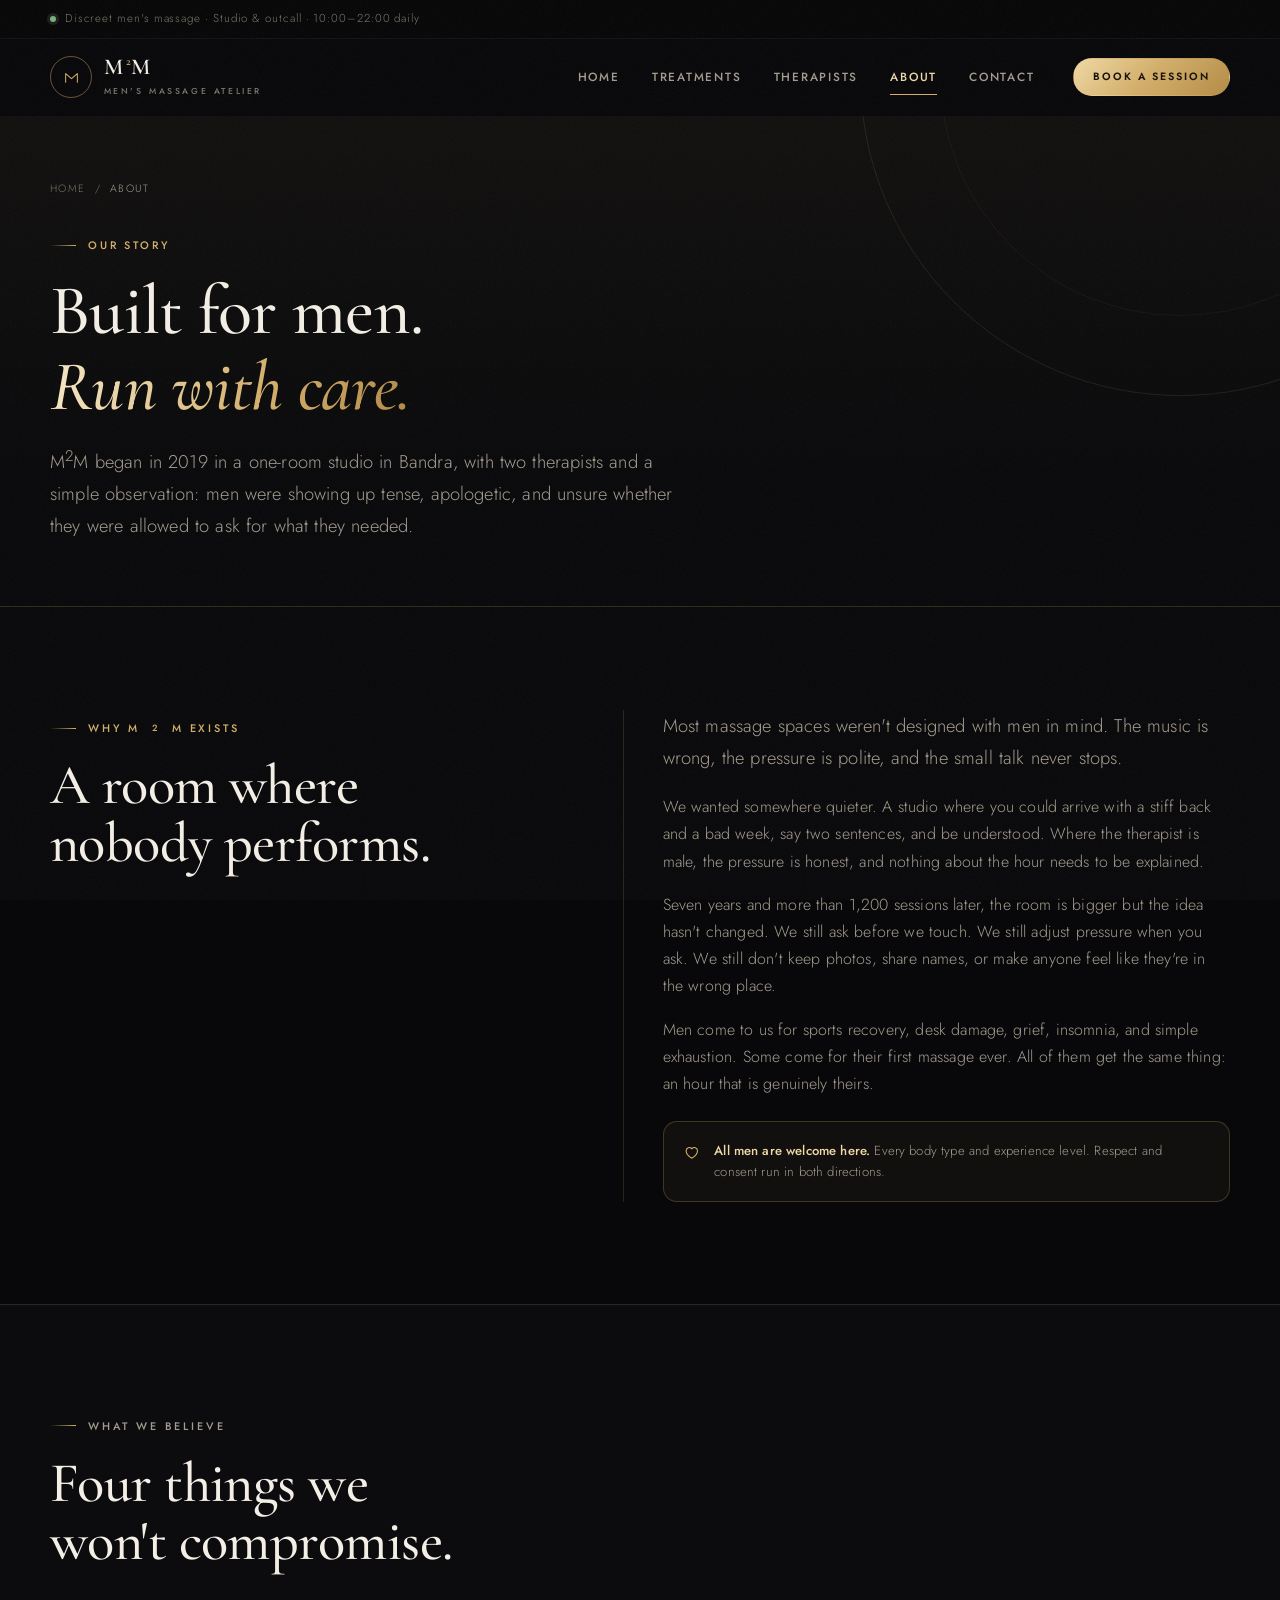
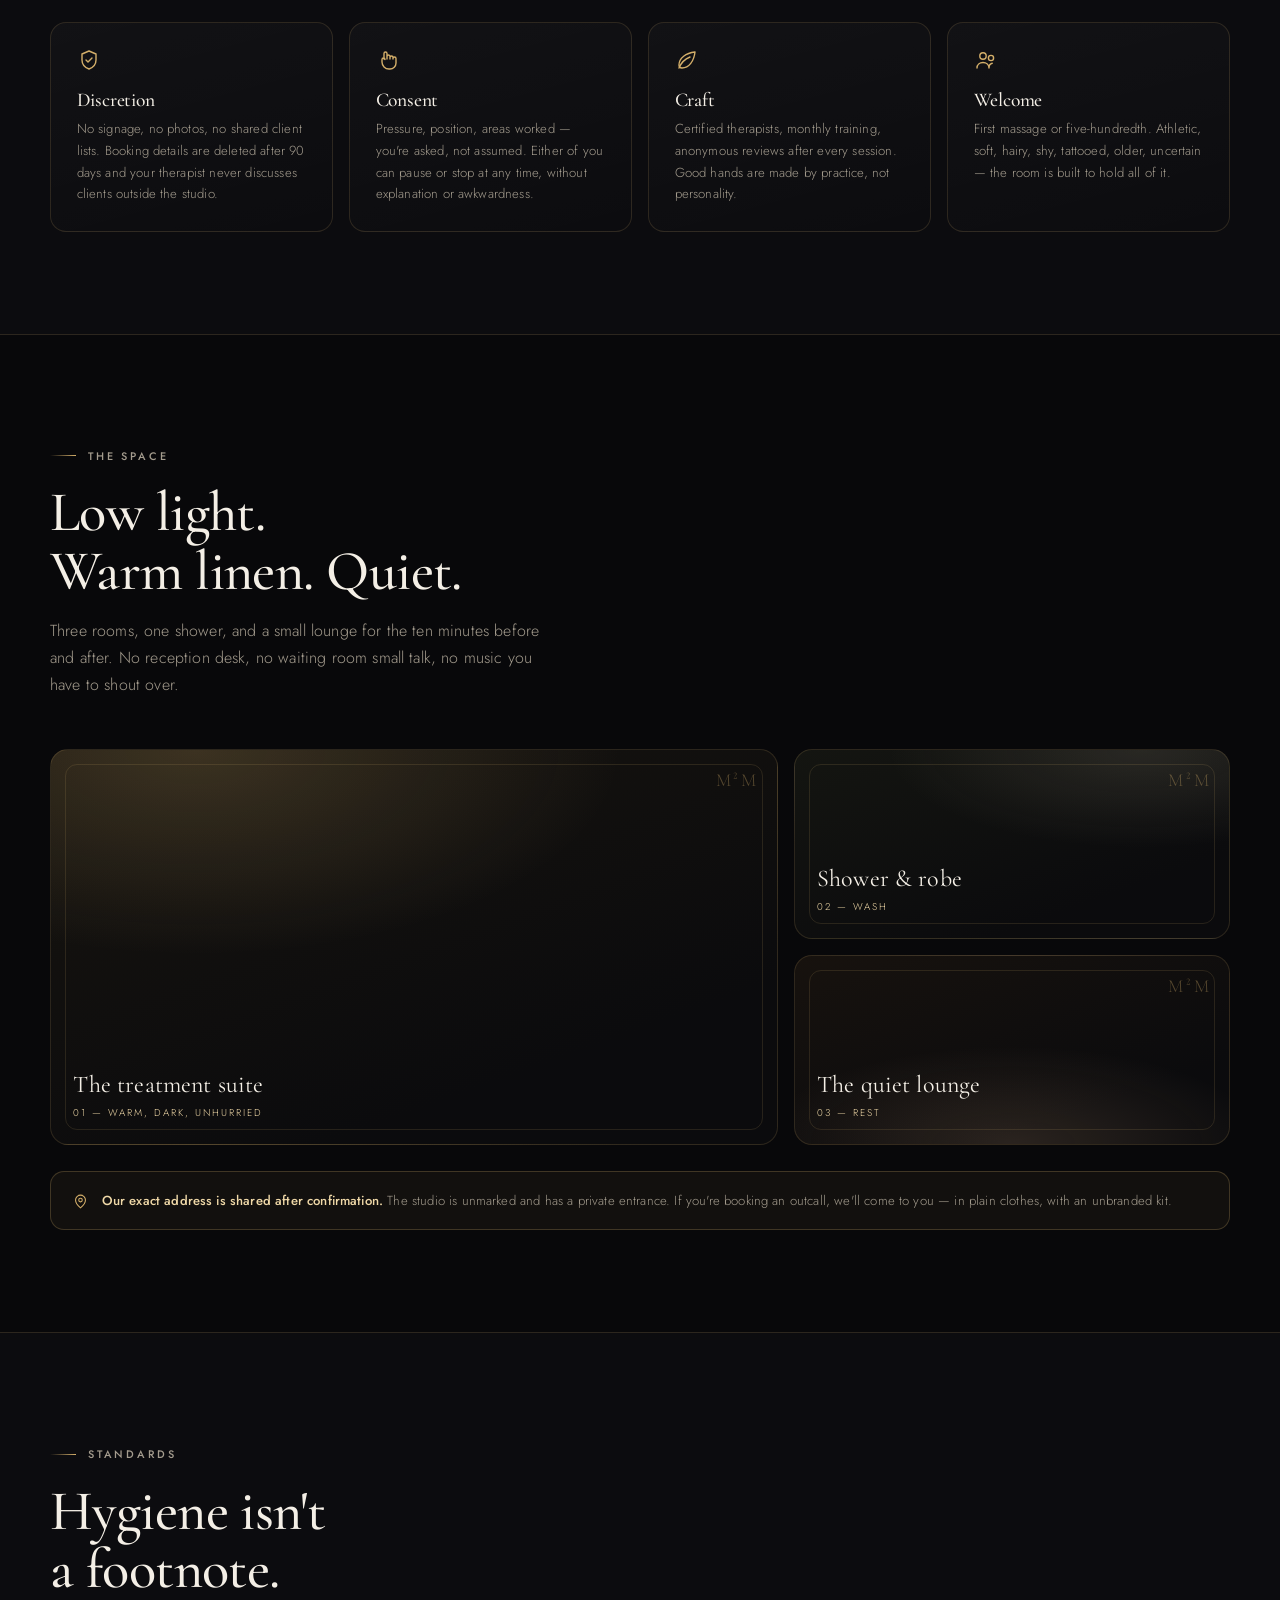
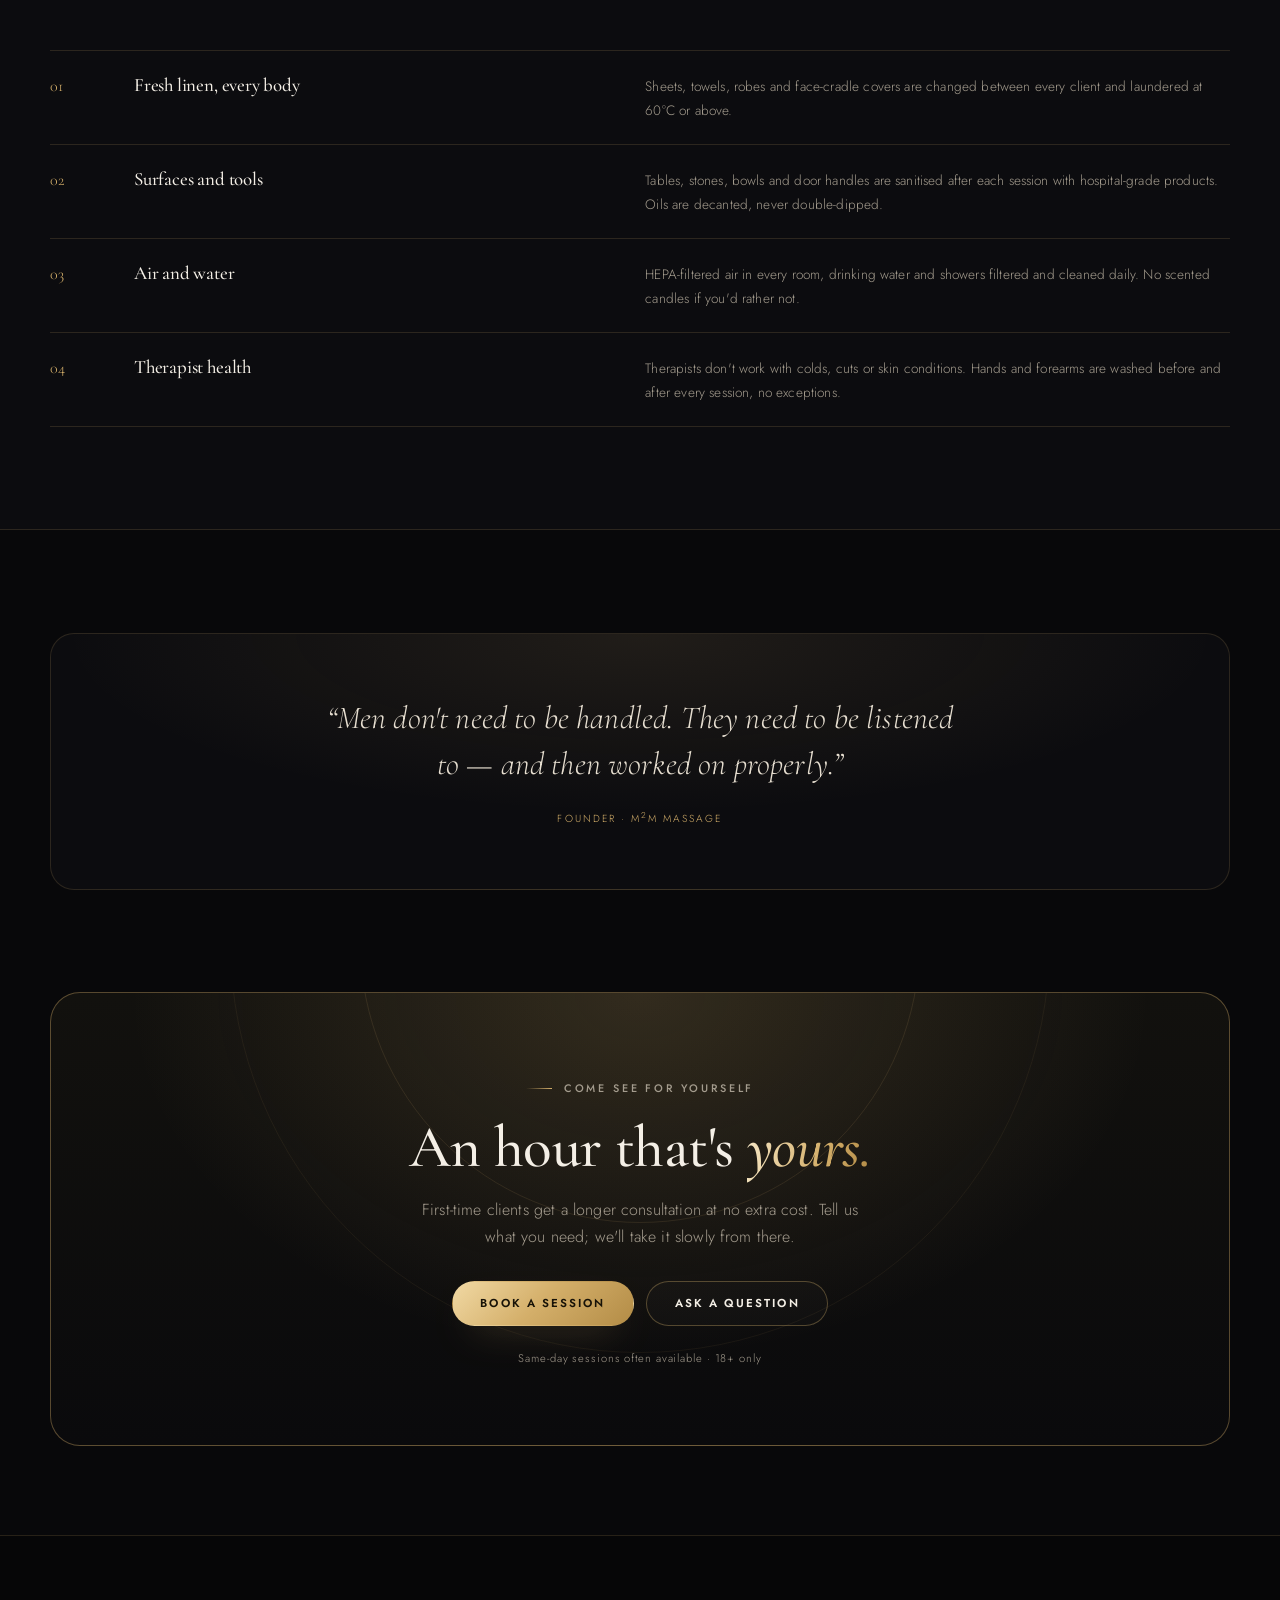
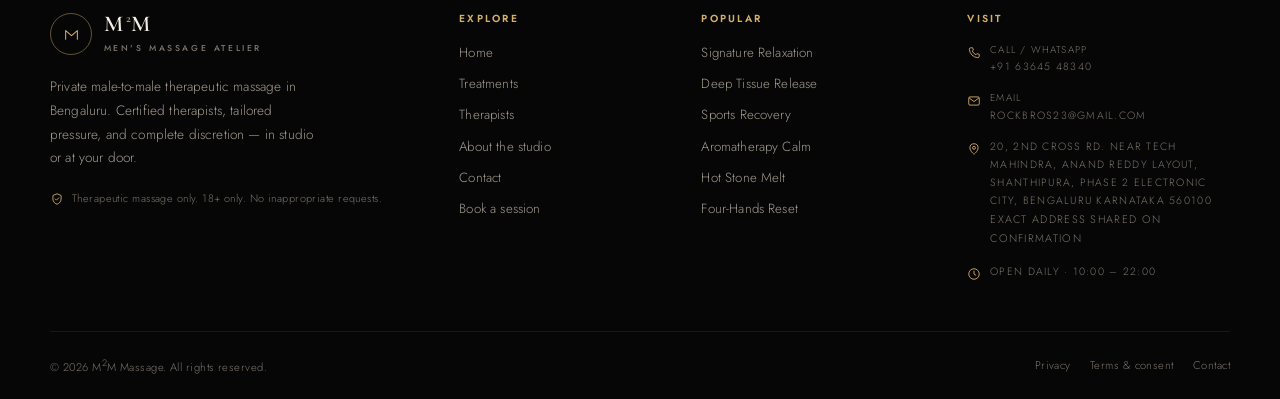
<file: about.html>
﻿<!DOCTYPE html>
<html lang="en">
<head>
  <meta charset="UTF-8">
  <meta name="viewport" content="width=device-width, initial-scale=1, viewport-fit=cover">
  <title>About the Studio | M2M Massage Bengaluru</title>
  <meta name="description" content="M2M Massage is a private men's massage atelier in Electronic City, Bengaluru. Founded in 2019 on three ideas: skilled hands, real consent and complete discretion.">
  <meta name="theme-color" content="#08080a">
  <meta name="application-name" content="M2M Massage">
  <meta name="mobile-web-app-capable" content="yes">
  <meta name="apple-mobile-web-app-capable" content="yes">
  <meta name="apple-mobile-web-app-title" content="M2M Massage">
  <meta name="apple-mobile-web-app-status-bar-style" content="black">
  <link rel="manifest" href="manifest.webmanifest">
  <link rel="apple-touch-icon" href="assets/img/apple-touch-icon.png">
  <link rel="canonical" href="https://m2mmassage.com/about.html">
  <link rel="icon" type="image/svg+xml" href="assets/img/favicon.svg">
  <meta property="og:type" content="website">
  <meta property="og:site_name" content="M2M Massage">
  <meta property="og:locale" content="en_IN">
  <meta property="og:title" content="About the Studio | M2M Massage">
  <meta property="og:description" content="A private men's massage atelier in Bandra, Mumbai. Skilled hands, real consent, complete discretion.">
  <meta property="og:url" content="https://m2mmassage.com/about.html">
  <meta property="og:image" content="https://m2mmassage.com/assets/img/og-cover.png">
  <meta property="og:image:width" content="1200">
  <meta property="og:image:height" content="630">
  <meta property="og:image:alt" content="M2M Massage — private men's massage studio in Bengaluru">
  <meta name="twitter:card" content="summary_large_image">
  <meta name="twitter:title" content="About the Studio | M2M Massage">
  <meta name="twitter:description" content="A private men's massage atelier in Bandra, Mumbai. Skilled hands, real consent, complete discretion.">
  <meta name="twitter:image" content="https://m2mmassage.com/assets/img/og-cover.png">
  <link rel="preconnect" href="https://fonts.googleapis.com">
  <link rel="preconnect" href="https://fonts.gstatic.com" crossorigin>
  <link href="https://fonts.googleapis.com/css2?family=Cormorant+Garamond:ital,wght@0,400;0,500;0,600;1,400;1,500&family=Jost:wght@300;400;500;600&display=swap" rel="stylesheet">
  <link rel="stylesheet" href="assets/css/style.css">
</head>
<body>

  <a class="skip-link" href="#main">Skip to content</a>

  <div class="topbar">
    <div class="container topbar__inner">
      <p><span class="topbar__dot" aria-hidden="true"></span> Discreet men's massage · Studio &amp; outcall · 10:00–22:00 daily</p>
    </div>
  </div>

  <header class="header" id="header">
    <div class="container header__inner">
      <a class="brand" href="index.html" aria-label="M2M Massage home">
        <span class="brand__mark" aria-hidden="true"><svg viewBox="0 0 64 64" fill="none" stroke="currentColor" stroke-width="2.6" stroke-linecap="round" stroke-linejoin="round"><path d="M17 44V22l15 13 15-13v22"/></svg></span>
        <span class="brand__text"><span class="brand__name">M<sup>2</sup>M</span><span class="brand__sub">Men's Massage Atelier</span></span>
      </a>
      <nav class="nav" id="nav" aria-label="Primary">
        <a class="nav__link" href="index.html">Home</a>
        <a class="nav__link" href="services.html">Treatments</a>
        <a class="nav__link" href="therapists.html">Therapists</a>
        <a class="nav__link" href="about.html" aria-current="page">About</a>
        <a class="nav__link" href="contact.html">Contact</a>
        <a class="btn btn--gold btn--sm" href="booking.html">Book a session</a>
      </nav>
      <button class="nav-toggle" type="button" aria-label="Open menu" aria-expanded="false" aria-controls="nav"><span></span></button>
    </div>
  </header>
  <div class="nav-scrim" aria-hidden="true"></div>

  <main id="main">
    <section class="page-hero">
      <div class="container">
        <nav class="crumbs" aria-label="Breadcrumb"><a href="index.html">Home</a><span aria-hidden="true">/</span><span aria-current="page">About</span></nav>
        <p class="eyebrow">Our story</p>
        <h1>Built for men.<br><em>Run with care.</em></h1>
        <p class="lead">M<sup>2</sup>M began in 2019 in a one-room studio in Bandra, with two therapists and a simple observation: men were showing up tense, apologetic, and unsure whether they were allowed to ask for what they needed.</p>
      </div>
    </section>

    <section class="section">
      <div class="container intro__grid">
        <div>
          <p class="eyebrow">Why M<sup>2</sup>M exists</p>
          <h2 class="display">A room where<br>nobody performs.</h2>
        </div>
        <div class="intro__body">
          <p class="lead">Most massage spaces weren't designed with men in mind. The music is wrong, the pressure is polite, and the small talk never stops.</p>
          <p>We wanted somewhere quieter. A studio where you could arrive with a stiff back and a bad week, say two sentences, and be understood. Where the therapist is male, the pressure is honest, and nothing about the hour needs to be explained.</p>
          <p>Seven years and more than 1,200 sessions later, the room is bigger but the idea hasn't changed. We still ask before we touch. We still adjust pressure when you ask. We still don't keep photos, share names, or make anyone feel like they're in the wrong place.</p>
          <p>Men come to us for sports recovery, desk damage, grief, insomnia, and simple exhaustion. Some come for their first massage ever. All of them get the same thing: an hour that is genuinely theirs.</p>
          <div class="notice">
            <svg viewBox="0 0 24 24" fill="none" stroke="currentColor" stroke-width="1.5" aria-hidden="true"><path d="M12 21s-7-4.4-7-10a4.5 4.5 0 0 1 8-2.8A4.5 4.5 0 0 1 21 11c0 5.6-7 10-7 10Z" stroke-linejoin="round" transform="translate(-2 0)"/></svg>
            <p><strong>All men are welcome here.</strong> Every body type and experience level. Respect and consent run in both directions.</p>
          </div>
        </div>
      </div>
    </section>

    <section class="section" style="background:var(--bg-2);border-block:1px solid var(--line)">
      <div class="container">
        <div class="section-head">
          <p class="eyebrow">What we believe</p>
          <h2 class="display">Four things we<br>won't compromise.</h2>
        </div>
        <div class="values-grid">
          <article class="value-card reveal">
            <svg viewBox="0 0 24 24" fill="none" stroke="currentColor" stroke-width="1.4" aria-hidden="true"><path d="M12 3l7 3v6c0 4.5-3 7.5-7 9-4-1.5-7-4.5-7-9V6l7-3Z" stroke-linejoin="round"/><path d="M9 12l2 2 4-4" stroke-linecap="round" stroke-linejoin="round"/></svg>
            <h3>Discretion</h3>
            <p>No signage, no photos, no shared client lists. Booking details are deleted after 90 days and your therapist never discusses clients outside the studio.</p>
          </article>
          <article class="value-card reveal" style="--d:.06s">
            <svg viewBox="0 0 24 24" fill="none" stroke="currentColor" stroke-width="1.4" aria-hidden="true"><path d="M8 11V5.5a1.5 1.5 0 0 1 3 0V11m0-2.5a1.5 1.5 0 0 1 3 0V11m0-1.5a1.5 1.5 0 0 1 3 0V11m0-.5a1.5 1.5 0 0 1 3 0V15a6 6 0 0 1-6 6h-1a7 7 0 0 1-7-7v-2.5a1.5 1.5 0 0 1 3 0" stroke-linecap="round" stroke-linejoin="round"/></svg>
            <h3>Consent</h3>
            <p>Pressure, position, areas worked — you're asked, not assumed. Either of you can pause or stop at any time, without explanation or awkwardness.</p>
          </article>
          <article class="value-card reveal" style="--d:.12s">
            <svg viewBox="0 0 24 24" fill="none" stroke="currentColor" stroke-width="1.4" aria-hidden="true"><path d="M20 4C11 5 4 10 4 17c0 2 1 3 3 3 7 0 12-7 13-16Z" stroke-linejoin="round"/><path d="M4 20c2-5 6-9 11-11" stroke-linecap="round"/></svg>
            <h3>Craft</h3>
            <p>Certified therapists, monthly training, anonymous reviews after every session. Good hands are made by practice, not personality.</p>
          </article>
          <article class="value-card reveal" style="--d:.18s">
            <svg viewBox="0 0 24 24" fill="none" stroke="currentColor" stroke-width="1.4" aria-hidden="true"><circle cx="9" cy="8" r="3.2"/><circle cx="17" cy="10" r="2.6"/><path d="M3 20c0-3.3 2.7-5.5 6-5.5s6 2.2 6 5.5M15 20c0-2.4 1.2-4.2 3.2-4.7" stroke-linecap="round"/></svg>
            <h3>Welcome</h3>
            <p>First massage or five-hundredth. Athletic, soft, hairy, shy, tattooed, older, uncertain — the room is built to hold all of it.</p>
          </article>
        </div>
      </div>
    </section>

    <section class="section">
      <div class="container">
        <div class="head-row">
          <div class="section-head">
            <p class="eyebrow">The space</p>
            <h2 class="display">Low light.<br>Warm linen. Quiet.</h2>
            <p>Three rooms, one shower, and a small lounge for the ten minutes before and after. No reception desk, no waiting room small talk, no music you have to shout over.</p>
          </div>
        </div>
        <div class="space-grid">
          <div class="space reveal">
            <strong>The treatment suite</strong>
            <span>01 — Warm, dark, unhurried</span>
          </div>
          <div class="space reveal" style="--d:.08s">
            <strong>Shower &amp; robe</strong>
            <span>02 — Wash</span>
          </div>
          <div class="space reveal" style="--d:.16s">
            <strong>The quiet lounge</strong>
            <span>03 — Rest</span>
          </div>
        </div>

        <div class="notice" style="margin-top:1.6rem">
          <svg viewBox="0 0 24 24" fill="none" stroke="currentColor" stroke-width="1.5" aria-hidden="true"><path d="M12 21s7-5.5 7-11a7 7 0 1 0-14 0c0 5.5 7 11 7 11Z" stroke-linejoin="round"/><circle cx="12" cy="10" r="2.5"/></svg>
          <p><strong>Our exact address is shared after confirmation.</strong> The studio is unmarked and has a private entrance. If you're booking an outcall, we'll come to you — in plain clothes, with an unbranded kit.</p>
        </div>
      </div>
    </section>

    <section class="section" style="background:var(--bg-2);border-block:1px solid var(--line)">
      <div class="container">
        <div class="section-head">
          <p class="eyebrow">Standards</p>
          <h2 class="display">Hygiene isn't<br>a footnote.</h2>
        </div>
        <div class="standards">
          <div class="standard reveal">
            <span class="standard__num">01</span>
            <h3>Fresh linen, every body</h3>
            <p>Sheets, towels, robes and face-cradle covers are changed between every client and laundered at 60°C or above.</p>
          </div>
          <div class="standard reveal">
            <span class="standard__num">02</span>
            <h3>Surfaces and tools</h3>
            <p>Tables, stones, bowls and door handles are sanitised after each session with hospital-grade products. Oils are decanted, never double-dipped.</p>
          </div>
          <div class="standard reveal">
            <span class="standard__num">03</span>
            <h3>Air and water</h3>
            <p>HEPA-filtered air in every room, drinking water and showers filtered and cleaned daily. No scented candles if you'd rather not.</p>
          </div>
          <div class="standard reveal">
            <span class="standard__num">04</span>
            <h3>Therapist health</h3>
            <p>Therapists don't work with colds, cuts or skin conditions. Hands and forearms are washed before and after every session, no exceptions.</p>
          </div>
        </div>
      </div>
    </section>

    <section class="section">
      <div class="container">
        <div class="quote-band reveal">
          <blockquote>“Men don't need to be handled. They need to be listened to — and then worked on properly.”</blockquote>
          <cite>Founder · M<sup>2</sup>M Massage</cite>
        </div>
      </div>
    </section>

    <section class="cta-band">
      <div class="container">
        <div class="cta-band__panel reveal">
          <div class="cta-band__inner">
            <p class="eyebrow" style="justify-content:center">Come see for yourself</p>
            <h2>An hour that's <em>yours.</em></h2>
            <p>First-time clients get a longer consultation at no extra cost. Tell us what you need; we'll take it slowly from there.</p>
            <div class="cta-band__actions">
              <a class="btn btn--gold" href="booking.html">Book a session</a>
              <a class="btn btn--ghost" href="contact.html">Ask a question</a>
            </div>
            <p class="cta-band__note">Same-day sessions often available · 18+ only</p>
          </div>
        </div>
      </div>
    </section>
  </main>

  <footer class="footer">
    <div class="container">
      <div class="footer__grid">
        <div>
          <a class="brand" href="index.html" aria-label="M2M Massage home">
            <span class="brand__mark" aria-hidden="true"><svg viewBox="0 0 64 64" fill="none" stroke="currentColor" stroke-width="2.6" stroke-linecap="round" stroke-linejoin="round"><path d="M17 44V22l15 13 15-13v22"/></svg></span>
            <span class="brand__text"><span class="brand__name">M<sup>2</sup>M</span><span class="brand__sub">Men's Massage Atelier</span></span>
          </a>
          <p class="footer__about">Private male-to-male therapeutic massage in Bengaluru. Certified therapists, tailored pressure, and complete discretion — in studio or at your door.</p>
          <p class="footer__discretion">
            <svg viewBox="0 0 24 24" fill="none" stroke="currentColor" stroke-width="1.5" aria-hidden="true"><path d="M12 3l7 3v6c0 4.5-3 7.5-7 9-4-1.5-7-4.5-7-9V6l7-3Z" stroke-linejoin="round"/><path d="M9 12l2 2 4-4" stroke-linecap="round" stroke-linejoin="round"/></svg>
            Therapeutic massage only. 18+ only. No inappropriate requests.
          </p>
        </div>
        <div>
          <h3>Explore</h3>
          <div class="footer__links"><a href="index.html">Home</a><a href="services.html">Treatments</a><a href="therapists.html">Therapists</a><a href="about.html">About the studio</a><a href="contact.html">Contact</a><a href="booking.html">Book a session</a></div>
        </div>
        <div>
          <h3>Popular</h3>
          <div class="footer__links"><a href="services.html#signature">Signature Relaxation</a><a href="services.html#deep-tissue">Deep Tissue Release</a><a href="services.html#sports">Sports Recovery</a><a href="services.html#aromatherapy">Aromatherapy Calm</a><a href="services.html#hot-stone">Hot Stone Melt</a><a href="services.html#four-hands">Four-Hands Reset</a></div>
        </div>
        <div>
          <h3>Visit</h3>
          <div class="footer__contact">
            <a href="tel:+916364548340">
              <svg viewBox="0 0 24 24" fill="none" stroke="currentColor" stroke-width="1.5" aria-hidden="true"><path d="M6.5 3h3l1.5 4-2 1.5a12 12 0 0 0 6.5 6.5L17 13l4 1.5v3A2.5 2.5 0 0 1 18.5 20 15.5 15.5 0 0 1 4 5.5 2.5 2.5 0 0 1 6.5 3Z" stroke-linejoin="round"/></svg>
              <span><span style="margin:0;display:block;color:var(--muted-2);font-size:.62rem;letter-spacing:.12em">Call / WhatsApp</span>+91 63645 48340</span>
            </a>
            <a href="mailto:rockbros23@gmail.com">
              <svg viewBox="0 0 24 24" fill="none" stroke="currentColor" stroke-width="1.5" aria-hidden="true"><rect x="3" y="5" width="18" height="14" rx="2"/><path d="m4 7 8 6 8-6" stroke-linecap="round" stroke-linejoin="round"/></svg>
              <span><span style="margin:0;display:block;color:var(--muted-2);font-size:.62rem;letter-spacing:.12em">Email</span>rockbros23@gmail.com</span>
            </a>
            <p style="margin:0;display:flex;gap:.55rem;align-items:flex-start">
              <svg viewBox="0 0 24 24" fill="none" stroke="currentColor" stroke-width="1.5" aria-hidden="true" style="width:14px;height:14px;color:var(--gold);flex:none;margin-top:.25rem"><path d="M12 21s7-5.5 7-11a7 7 0 1 0-14 0c0 5.5 7 11 7 11Z" stroke-linejoin="round"/><circle cx="12" cy="10" r="2.5"/></svg>
              <span>20, 2nd cross rd. near tech Mahindra, Anand Reddy Layout, Shanthipura, Phase 2 Electronic city, Bengaluru Karnataka 560100<br><span style="font-size:.68rem;color:var(--muted-2)">Exact address shared on confirmation</span></span>
            </p>
            <p style="margin:0;display:flex;gap:.55rem;align-items:flex-start">
              <svg viewBox="0 0 24 24" fill="none" stroke="currentColor" stroke-width="1.5" aria-hidden="true" style="width:14px;height:14px;color:var(--gold);flex:none;margin-top:.25rem"><circle cx="12" cy="12" r="9"/><path d="M12 7v5l3 2" stroke-linecap="round"/></svg>
              <span>Open daily · 10:00 – 22:00</span>
            </p>
          </div>
        </div>
      </div>
      <div class="footer__bottom">
        <p style="margin:0">© <span data-year>2026</span> M<sup>2</sup>M Massage. All rights reserved.</p>
        <div class="footer__legal"><a href="privacy.html">Privacy</a><a href="terms.html">Terms &amp; consent</a><a href="contact.html">Contact</a></div>
      </div>
    </div>
  </footer>

  <div class="mobile-cta">
    <a class="btn btn--gold" href="booking.html">Book a session</a>
    <a class="icon-btn" href="tel:+916364548340" aria-label="Call M2M Massage">
      <svg viewBox="0 0 24 24" fill="none" stroke="currentColor" stroke-width="1.6"><path d="M6.5 3h3l1.5 4-2 1.5a12 12 0 0 0 6.5 6.5L17 13l4 1.5v3A2.5 2.5 0 0 1 18.5 20 15.5 15.5 0 0 1 4 5.5 2.5 2.5 0 0 1 6.5 3Z" stroke-linejoin="round"/></svg>
    </a>
    <a class="icon-btn" href="https://wa.me/916364548340?text=Hi%20M2M%2C%20I%27d%20like%20to%20book%20a%20massage." data-wa aria-label="Message M2M Massage on WhatsApp">
      <svg viewBox="0 0 24 24" fill="currentColor"><path d="M12.04 2a9.9 9.9 0 0 0-8.5 15L2 22l5.2-1.4A9.9 9.9 0 1 0 12.04 2Zm0 1.8a8.1 8.1 0 1 1-4.1 15.1l-.3-.2-3 .8.8-2.9-.2-.3a8.1 8.1 0 0 1 6.8-12.5Zm-3.6 4c-.2 0-.5 0-.7.4-.3.4-.9 1-.9 2s.7 2 .8 2.2c.1.2 1.4 2.3 3.5 3.1 1.7.7 2.1.6 2.5.5.4 0 1.2-.5 1.4-1 .2-.5.2-.9.1-1l-.2-.2-1.4-.7c-.2-.1-.4-.1-.5.1l-.7.9c-.1.1-.2.2-.4.1-.2-.1-1-.4-1.9-1.2-.7-.6-1.2-1.4-1.3-1.6-.1-.2 0-.3.1-.4l.4-.5.2-.4c0-.2 0-.3-.1-.4l-.7-1.7c-.2-.4-.4-.4-.5-.4h-.3Z"/></svg>
    </a>
  </div>

  <script src="assets/js/main.js" defer></script>
</body>
</html>
</file>
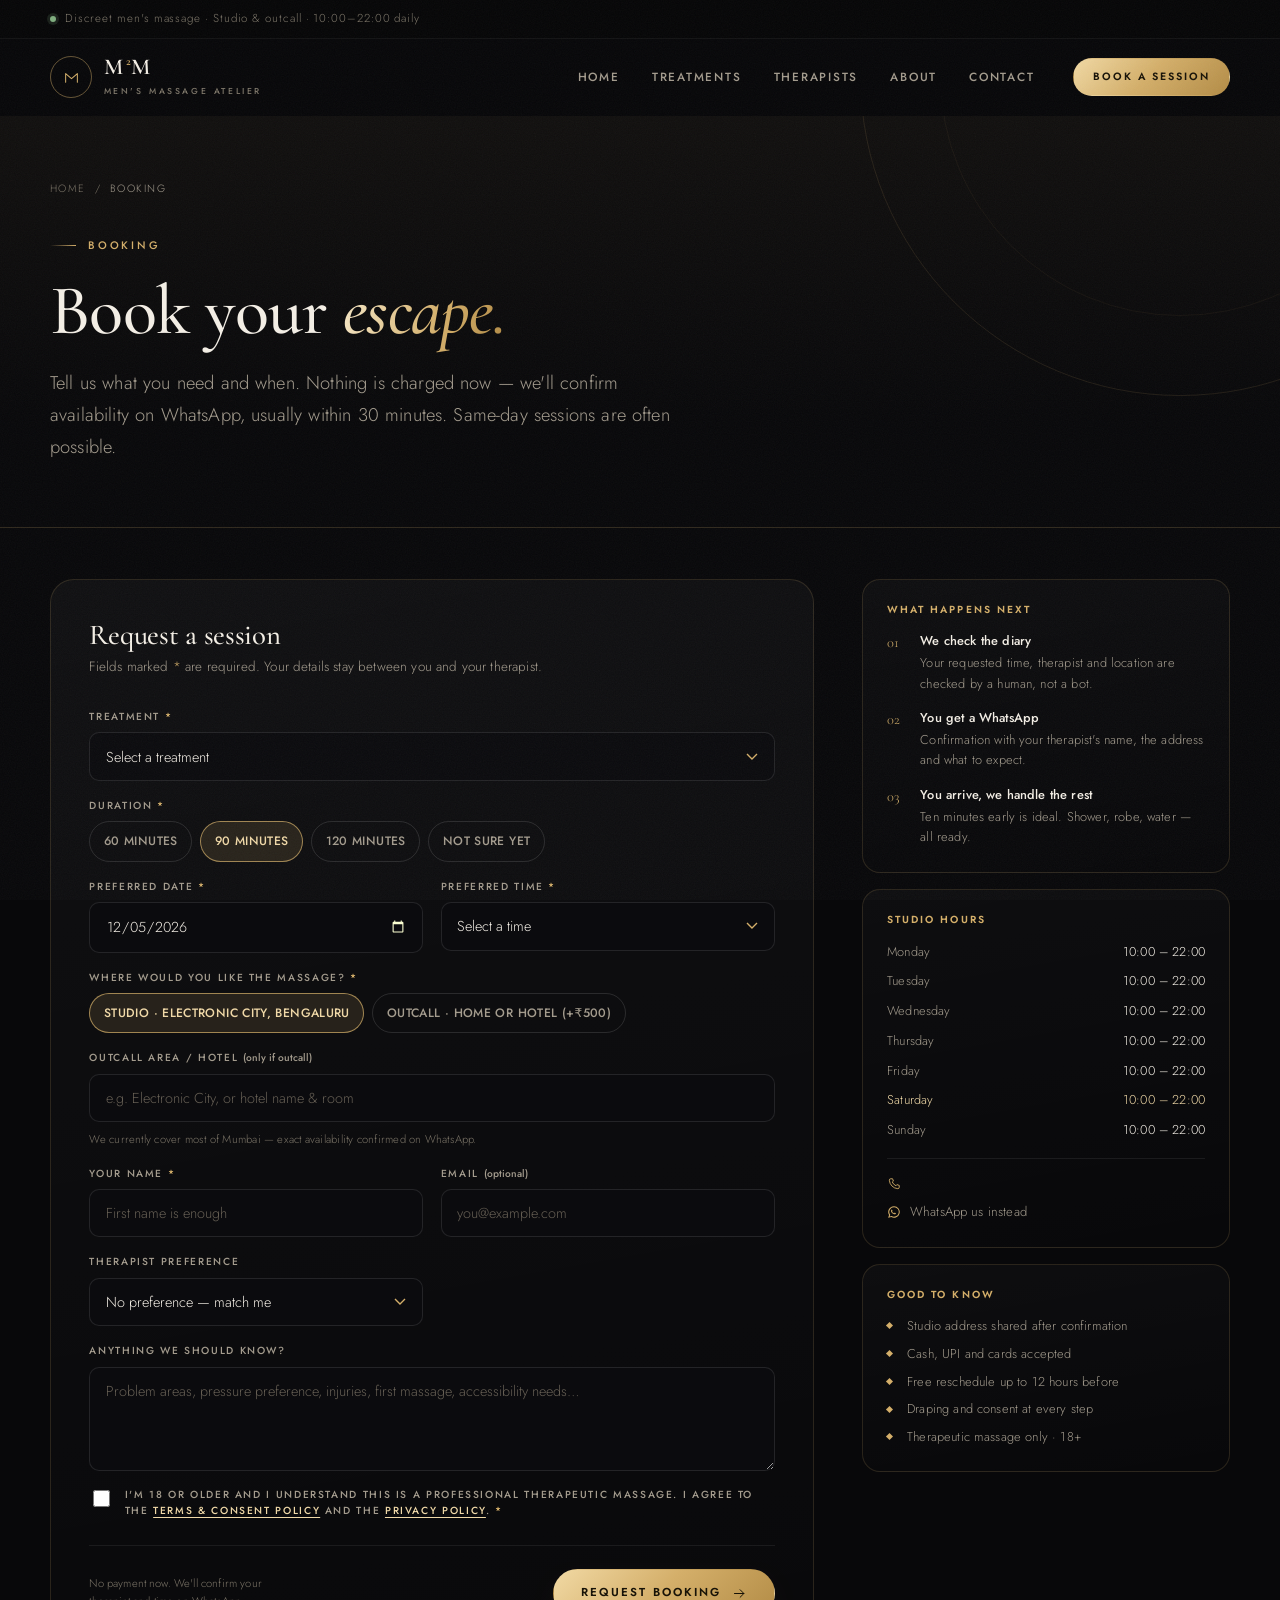
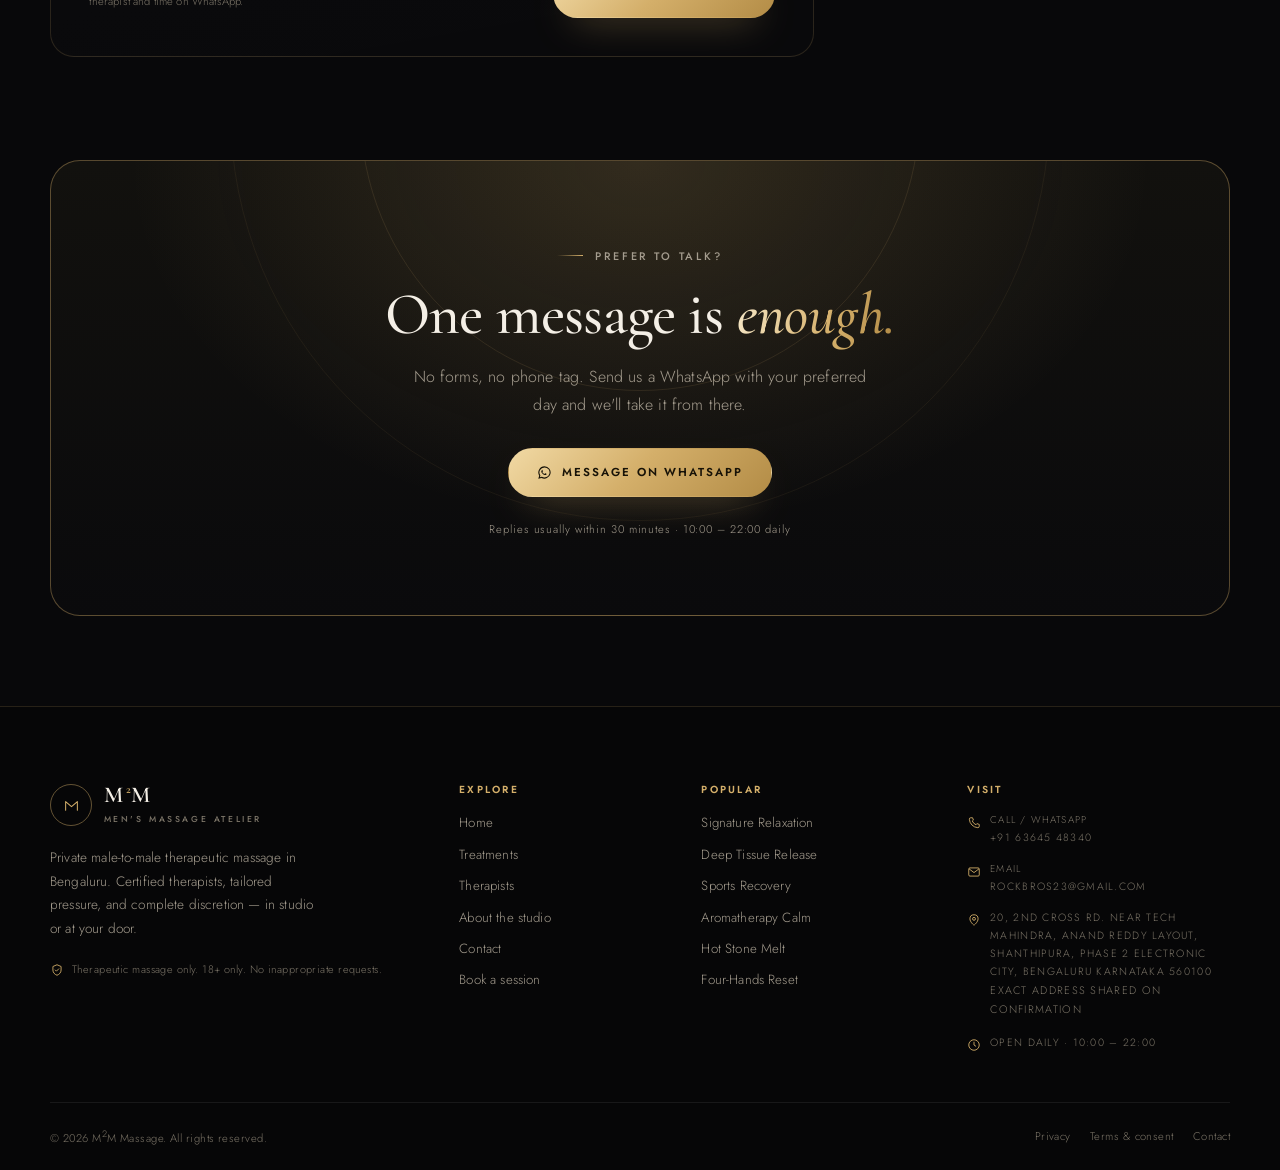
<file: booking.html>
<!DOCTYPE html>
<html lang="en">
<head>
  <meta charset="UTF-8">
  <meta name="viewport" content="width=device-width, initial-scale=1, viewport-fit=cover">
  <title>Book a Session | M2M Massage Bengaluru</title>
  <meta name="description" content="Request your male-to-male massage in Bengaluru. Choose your treatment, duration, therapist and time. No payment now — we confirm on WhatsApp within 30 minutes.">
  <meta name="theme-color" content="#08080a">
  <meta name="application-name" content="M2M Massage">
  <meta name="mobile-web-app-capable" content="yes">
  <meta name="apple-mobile-web-app-capable" content="yes">
  <meta name="apple-mobile-web-app-title" content="M2M Massage">
  <meta name="apple-mobile-web-app-status-bar-style" content="black">
  <link rel="manifest" href="manifest.webmanifest">
  <link rel="apple-touch-icon" href="assets/img/apple-touch-icon.png">
  <link rel="canonical" href="https://m2mmassage.com/booking.html">
  <link rel="icon" type="image/svg+xml" href="assets/img/favicon.svg">
  <meta property="og:type" content="website">
  <meta property="og:site_name" content="M2M Massage">
  <meta property="og:locale" content="en_IN">
  <meta property="og:title" content="Book a Session | M2M Massage">
  <meta property="og:description" content="Request your private male-to-male massage in Bengaluru. No payment now, confirmation on WhatsApp.">
  <meta property="og:url" content="https://m2mmassage.com/booking.html">
  <meta property="og:image" content="https://m2mmassage.com/assets/img/og-cover.png">
  <meta property="og:image:width" content="1200">
  <meta property="og:image:height" content="630">
  <meta property="og:image:alt" content="M2M Massage — private men's massage studio in Bengaluru">
  <meta name="twitter:card" content="summary_large_image">
  <meta name="twitter:title" content="Book a Session | M2M Massage">
  <meta name="twitter:description" content="Request your private male-to-male massage in Bengaluru. No payment now, confirmation on WhatsApp.">
  <meta name="twitter:image" content="https://m2mmassage.com/assets/img/og-cover.png">
  <link rel="preconnect" href="https://fonts.googleapis.com">
  <link rel="preconnect" href="https://fonts.gstatic.com" crossorigin>
  <link href="https://fonts.googleapis.com/css2?family=Cormorant+Garamond:ital,wght@0,400;0,500;0,600;1,400;1,500&family=Jost:wght@300;400;500;600&display=swap" rel="stylesheet">
  <link rel="stylesheet" href="assets/css/style.css">
</head>
<body>

  <a class="skip-link" href="#main">Skip to content</a>

  <div class="topbar">
    <div class="container topbar__inner">
      <p><span class="topbar__dot" aria-hidden="true"></span> Discreet men's massage · Studio &amp; outcall · 10:00–22:00 daily</p>
    </div>
  </div>

  <header class="header" id="header">
    <div class="container header__inner">
      <a class="brand" href="index.html" aria-label="M2M Massage home">
        <span class="brand__mark" aria-hidden="true"><svg viewBox="0 0 64 64" fill="none" stroke="currentColor" stroke-width="2.6" stroke-linecap="round" stroke-linejoin="round"><path d="M17 44V22l15 13 15-13v22"/></svg></span>
        <span class="brand__text"><span class="brand__name">M<sup>2</sup>M</span><span class="brand__sub">Men's Massage Atelier</span></span>
      </a>
      <nav class="nav" id="nav" aria-label="Primary">
        <a class="nav__link" href="index.html">Home</a>
        <a class="nav__link" href="services.html">Treatments</a>
        <a class="nav__link" href="therapists.html">Therapists</a>
        <a class="nav__link" href="about.html">About</a>
        <a class="nav__link" href="contact.html">Contact</a>
        <a class="btn btn--gold btn--sm" href="booking.html" aria-current="page">Book a session</a>
      </nav>
      <button class="nav-toggle" type="button" aria-label="Open menu" aria-expanded="false" aria-controls="nav"><span></span></button>
    </div>
  </header>
  <div class="nav-scrim" aria-hidden="true"></div>

  <main id="main">
    <section class="page-hero">
      <div class="container">
        <nav class="crumbs" aria-label="Breadcrumb"><a href="index.html">Home</a><span aria-hidden="true">/</span><span aria-current="page">Booking</span></nav>
        <p class="eyebrow">Booking</p>
        <h1>Book your <em>escape.</em></h1>
        <p class="lead">Tell us what you need and when. Nothing is charged now — we'll confirm availability on WhatsApp, usually within 30 minutes. Same-day sessions are often possible.</p>
      </div>
    </section>

    <section class="section" style="padding-top:clamp(2rem,4vw,3.4rem)">
      <div class="container booking-layout">

        <div class="form-card" data-booking-wrap>
          <h2>Request a session</h2>
          <p class="muted">Fields marked <span class="gold">*</span> are required. Your details stay between you and your therapist.</p>

          <form data-booking-form>
            <div class="field-grid">

              <div class="field field--full">
                <label for="service">Treatment <span class="req">*</span></label>
                <select id="service" name="service" required>
                  <option value="" selected disabled>Select a treatment</option>
                  <option value="deep-tissue">DEEP TISSUE</option>
                  <option value="pain-relief">PAIN RELIEF</option>
                  <option value="stress-relief">STRESS RELIEF</option>
                  <option value="hot-oil">HOT OIL MASSAGE</option>
                  <option value="cream-massage">CREAM MASSAGE</option>
                  <option value="aroma-therapy">AROMA THERAPY</option>
                  <option value="coconut-oil">COCONUT OIL MASSAGE</option>
                  <option value="scrubbing">FULL BODY SCRUBBING</option>
                  <option value="massage-scrub">FULL BODY MASSAGE + FULL BODY SCRUB</option>
                  <option value="four-hands">FOUR HAND MASSAGE</option>
                  <option value="hair-trimming-full">FULL BODY HAIR TRIMMING</option>
                  <option value="hair-trimming-upper">UPPER BODY HAIR TRIMMING</option>
                  <option value="hair-trimming-lower">LOWER BODY HAIR TRIMMING</option>
                  <option value="hair-trimming-private">PRIVATE BODY HAIR TRIMMING</option>
                  <option value="veet-cream">PRIVATE AREA VEET CREAM</option>
                  <option value="underarms-private">UNDER ARMS + PRIVATE AREA</option>
                  <option value="polishing">FULL BODY POLISHING</option>
                  <option value="detan">FULL BODY DETAN</option>
                  <option value="moisturizing">FULL BODY MOISTURIZING</option>
                  <option value="not-sure">Not sure — please recommend</option>
                </select>
              </div>

              <div class="field field--full">
                <span class="field-label">Duration <span class="req">*</span></span>
                <div class="choice-group">
                  <label class="choice">
                    <input type="radio" name="duration" value="60 min" required>
                    <span>60 minutes</span>
                  </label>
                  <label class="choice">
                    <input type="radio" name="duration" value="90 min" checked>
                    <span>90 minutes</span>
                  </label>
                  <label class="choice">
                    <input type="radio" name="duration" value="120 min">
                    <span>120 minutes</span>
                  </label>
                  <label class="choice">
                    <input type="radio" name="duration" value="Not sure">
                    <span>Not sure yet</span>
                  </label>
                </div>
              </div>

              <div class="field">
                <label for="date">Preferred date <span class="req">*</span></label>
                <input type="date" id="date" name="date" required>
              </div>

              <div class="field">
                <label for="time">Preferred time <span class="req">*</span></label>
                <select id="time" name="time" required>
                  <option value="" selected disabled>Select a time</option>
                  <option>10:00</option><option>11:00</option><option>12:00</option><option>13:00</option>
                  <option>14:00</option><option>15:00</option><option>16:00</option><option>17:00</option>
                  <option>18:00</option><option>19:00</option><option>20:00</option><option>21:00</option>
                </select>
              </div>

              <div class="field field--full">
                <span class="field-label">Where would you like the massage? <span class="req">*</span></span>
                <div class="choice-group">
                  <label class="choice">
                    <input type="radio" name="location" value="studio" checked>
                    <span>Studio · Electronic City, Bengaluru</span>
                  </label>
                  <label class="choice">
                    <input type="radio" name="location" value="outcall">
                    <span>Outcall · home or hotel (+₹500)</span>
                  </label>
                </div>
              </div>

              <div class="field field--full">
                <label for="area">Outcall area / hotel <span class="muted" style="text-transform:none;letter-spacing:0">(only if outcall)</span></label>
                <input type="text" id="area" name="area" placeholder="e.g. Electronic City, or hotel name &amp; room" autocomplete="address-level2">
                <span class="field__hint">We currently cover most of Mumbai — exact availability confirmed on WhatsApp.</span>
              </div>

              <div class="field">
                <label for="name">Your name <span class="req">*</span></label>
                <input type="text" id="name" name="name" placeholder="First name is enough" autocomplete="given-name" required>
              </div>



              <div class="field">
                <label for="email">Email <span class="muted" style="text-transform:none;letter-spacing:0">(optional)</span></label>
                <input type="email" id="email" name="email" placeholder="you@example.com" autocomplete="email">
              </div>

              <div class="field">
                <label for="therapist">Therapist preference</label>
                <select id="therapist" name="therapist">
                  <option value="">No preference — match me</option>
                  <option>Arjun — deep tissue &amp; sports</option>
                  <option>Kabir — relaxation &amp; aromatherapy</option>
                  <option>Rohan — hot stone &amp; recovery</option>
                  <option>Dev — four-hands &amp; deep tissue</option>
                </select>
              </div>

              <div class="field field--full">
                <label for="notes">Anything we should know?</label>
                <textarea id="notes" name="notes" placeholder="Problem areas, pressure preference, injuries, first massage, accessibility needs…"></textarea>
              </div>

              <div class="field field--full">
                <label class="check">
                  <input type="checkbox" name="consent" required>
                  <span>I'm 18 or older and I understand this is a professional therapeutic massage. I agree to the <a href="terms.html">terms &amp; consent policy</a> and the <a href="privacy.html">privacy policy</a>. <span class="gold">*</span></span>
                </label>
              </div>

              <div class="hp" aria-hidden="true">
                <label for="website">Website</label>
                <input type="text" id="website" name="website" tabindex="-1" autocomplete="off">
              </div>
            </div>

            <div class="form-foot">
              <p>No payment now. We'll confirm your therapist and time on WhatsApp.</p>
              <button class="btn btn--gold" type="submit">
                Request booking
                <svg viewBox="0 0 24 24" fill="none" stroke="currentColor" stroke-width="1.6" aria-hidden="true"><path d="M4 12h15M13 6l6 6-6 6" stroke-linecap="round" stroke-linejoin="round"/></svg>
              </button>
            </div>
          </form>
        </div>

        <div class="success" data-booking-success aria-live="polite">
          <span class="success__icon" aria-hidden="true">
            <svg viewBox="0 0 24 24" fill="none" stroke="currentColor" stroke-width="1.5"><path d="M20 6 9 17l-5-5" stroke-linecap="round" stroke-linejoin="round"/></svg>
          </span>
          <h2>Request received.</h2>
          <p>One last step — tap below to send your request to us on WhatsApp. We'll confirm availability and your therapist's name, usually within 30 minutes.</p>
          <dl data-booking-summary></dl>
          <div class="success__actions">
            <a class="btn btn--gold" data-booking-wa href="https://wa.me/916364548340" target="_blank" rel="noopener">
              <svg viewBox="0 0 24 24" fill="currentColor" aria-hidden="true"><path d="M12.04 2a9.9 9.9 0 0 0-8.5 15L2 22l5.2-1.4A9.9 9.9 0 1 0 12.04 2Zm0 1.8a8.1 8.1 0 1 1-4.1 15.1l-.3-.2-3 .8.8-2.9-.2-.3a8.1 8.1 0 0 1 6.8-12.5Zm-3.6 4c-.2 0-.5 0-.7.4-.3.4-.9 1-.9 2s.7 2 .8 2.2c.1.2 1.4 2.3 3.5 3.1 1.7.7 2.1.6 2.5.5.4 0 1.2-.5 1.4-1 .2-.5.2-.9.1-1l-.2-.2-1.4-.7c-.2-.1-.4-.1-.5.1l-.7.9c-.1.1-.2.2-.4.1-.2-.1-1-.4-1.9-1.2-.7-.6-1.2-1.4-1.3-1.6-.1-.2 0-.3.1-.4l.4-.5.2-.4c0-.2 0-.3-.1-.4l-.7-1.7c-.2-.4-.4-.4-.5-.4h-.3Z"/></svg>
              Send on WhatsApp
            </a>
            <button class="btn btn--ghost" type="button" data-booking-reset>Edit request</button>
          </div>
          <p class="success__note">No payment has been taken · You can cancel free up to 12 hours before</p>
        </div>

        <aside class="sidebar">
          <div class="side-card">
            <h3>What happens next</h3>
            <ol class="side-list">
              <li><span><strong>We check the diary</strong>Your requested time, therapist and location are checked by a human, not a bot.</span></li>
              <li><span><strong>You get a WhatsApp</strong>Confirmation with your therapist's name, the address and what to expect.</span></li>
              <li><span><strong>You arrive, we handle the rest</strong>Ten minutes early is ideal. Shower, robe, water — all ready.</span></li>
            </ol>
          </div>

          <div class="side-card">
            <h3>Studio hours</h3>
            <ul class="hours-list">
              <li data-day="1"><span>Monday</span><span>10:00 – 22:00</span></li>
              <li data-day="2"><span>Tuesday</span><span>10:00 – 22:00</span></li>
              <li data-day="3"><span>Wednesday</span><span>10:00 – 22:00</span></li>
              <li data-day="4"><span>Thursday</span><span>10:00 – 22:00</span></li>
              <li data-day="5"><span>Friday</span><span>10:00 – 22:00</span></li>
              <li data-day="6"><span>Saturday</span><span>10:00 – 22:00</span></li>
              <li data-day="0"><span>Sunday</span><span>10:00 – 22:00</span></li>
            </ul>
            <div class="side-contact">
                <svg viewBox="0 0 24 24" fill="none" stroke="currentColor" stroke-width="1.5" aria-hidden="true"><path d="M6.5 3h3l1.5 4-2 1.5a12 12 0 0 0 6.5 6.5L17 13l4 1.5v3A2.5 2.5 0 0 1 18.5 20 15.5 15.5 0 0 1 4 5.5 2.5 2.5 0 0 1 6.5 3Z" stroke-linejoin="round"/></svg>
                
              </a>
              <a href="https://wa.me/916364548340?text=Hi%20M2M%2C%20I%27d%20like%20to%20check%20availability." data-wa>
                <svg viewBox="0 0 24 24" fill="currentColor" aria-hidden="true"><path d="M12.04 2a9.9 9.9 0 0 0-8.5 15L2 22l5.2-1.4A9.9 9.9 0 1 0 12.04 2Zm0 1.8a8.1 8.1 0 1 1-4.1 15.1l-.3-.2-3 .8.8-2.9-.2-.3a8.1 8.1 0 0 1 6.8-12.5Zm-3.6 4c-.2 0-.5 0-.7.4-.3.4-.9 1-.9 2s.7 2 .8 2.2c.1.2 1.4 2.3 3.5 3.1 1.7.7 2.1.6 2.5.5.4 0 1.2-.5 1.4-1 .2-.5.2-.9.1-1l-.2-.2-1.4-.7c-.2-.1-.4-.1-.5.1l-.7.9c-.1.1-.2.2-.4.1-.2-.1-1-.4-1.9-1.2-.7-.6-1.2-1.4-1.3-1.6-.1-.2 0-.3.1-.4l.4-.5.2-.4c0-.2 0-.3-.1-.4l-.7-1.7c-.2-.4-.4-.4-.5-.4h-.3Z"/></svg>
                WhatsApp us instead
              </a>
            </div>
          </div>

          <div class="side-card">
            <h3>Good to know</h3>
            <ul class="ticks" style="margin:0;gap:.5rem">
              <li style="font-size:.8rem">Studio address shared after confirmation</li>
              <li style="font-size:.8rem">Cash, UPI and cards accepted</li>
              <li style="font-size:.8rem">Free reschedule up to 12 hours before</li>
              <li style="font-size:.8rem">Draping and consent at every step</li>
              <li style="font-size:.8rem">Therapeutic massage only · 18+</li>
            </ul>
          </div>
        </aside>
      </div>
    </section>

    <section class="cta-band" style="padding-top:0">
      <div class="container">
        <div class="cta-band__panel reveal">
          <div class="cta-band__inner">
            <p class="eyebrow" style="justify-content:center">Prefer to talk?</p>
            <h2>One message is <em>enough.</em></h2>
            <p>No forms, no phone tag. Send us a WhatsApp with your preferred day and we'll take it from there.</p>
            <div class="cta-band__actions">
              <a class="btn btn--gold" href="https://wa.me/916364548340?text=Hi%20M2M%2C%20I%27d%20like%20to%20book%20a%20massage." data-wa>
                <svg viewBox="0 0 24 24" fill="currentColor" aria-hidden="true"><path d="M12.04 2a9.9 9.9 0 0 0-8.5 15L2 22l5.2-1.4A9.9 9.9 0 1 0 12.04 2Zm0 1.8a8.1 8.1 0 1 1-4.1 15.1l-.3-.2-3 .8.8-2.9-.2-.3a8.1 8.1 0 0 1 6.8-12.5Zm-3.6 4c-.2 0-.5 0-.7.4-.3.4-.9 1-.9 2s.7 2 .8 2.2c.1.2 1.4 2.3 3.5 3.1 1.7.7 2.1.6 2.5.5.4 0 1.2-.5 1.4-1 .2-.5.2-.9.1-1l-.2-.2-1.4-.7c-.2-.1-.4-.1-.5.1l-.7.9c-.1.1-.2.2-.4.1-.2-.1-1-.4-1.9-1.2-.7-.6-1.2-1.4-1.3-1.6-.1-.2 0-.3.1-.4l.4-.5.2-.4c0-.2 0-.3-.1-.4l-.7-1.7c-.2-.4-.4-.4-.5-.4h-.3Z"/></svg>
                Message on WhatsApp
              </a>
            </div>
            <p class="cta-band__note">Replies usually within 30 minutes · 10:00 – 22:00 daily</p>
          </div>
        </div>
      </div>
    </section>
  </main>

  <footer class="footer">
    <div class="container">
      <div class="footer__grid">
        <div>
          <a class="brand" href="index.html" aria-label="M2M Massage home">
            <span class="brand__mark" aria-hidden="true"><svg viewBox="0 0 64 64" fill="none" stroke="currentColor" stroke-width="2.6" stroke-linecap="round" stroke-linejoin="round"><path d="M17 44V22l15 13 15-13v22"/></svg></span>
            <span class="brand__text"><span class="brand__name">M<sup>2</sup>M</span><span class="brand__sub">Men's Massage Atelier</span></span>
          </a>
          <p class="footer__about">Private male-to-male therapeutic massage in Bengaluru. Certified therapists, tailored pressure, and complete discretion — in studio or at your door.</p>
          <p class="footer__discretion">
            <svg viewBox="0 0 24 24" fill="none" stroke="currentColor" stroke-width="1.5" aria-hidden="true"><path d="M12 3l7 3v6c0 4.5-3 7.5-7 9-4-1.5-7-4.5-7-9V6l7-3Z" stroke-linejoin="round"/><path d="M9 12l2 2 4-4" stroke-linecap="round" stroke-linejoin="round"/></svg>
            Therapeutic massage only. 18+ only. No inappropriate requests.
          </p>
        </div>
        <div>
          <h3>Explore</h3>
          <div class="footer__links"><a href="index.html">Home</a><a href="services.html">Treatments</a><a href="therapists.html">Therapists</a><a href="about.html">About the studio</a><a href="contact.html">Contact</a><a href="booking.html">Book a session</a></div>
        </div>
        <div>
          <h3>Popular</h3>
          <div class="footer__links"><a href="services.html#signature">Signature Relaxation</a><a href="services.html#deep-tissue">Deep Tissue Release</a><a href="services.html#sports">Sports Recovery</a><a href="services.html#aromatherapy">Aromatherapy Calm</a><a href="services.html#hot-stone">Hot Stone Melt</a><a href="services.html#four-hands">Four-Hands Reset</a></div>
        </div>
        <div>
          <h3>Visit</h3>
          <div class="footer__contact">
            <a href="tel:+916364548340">
              <svg viewBox="0 0 24 24" fill="none" stroke="currentColor" stroke-width="1.5" aria-hidden="true"><path d="M6.5 3h3l1.5 4-2 1.5a12 12 0 0 0 6.5 6.5L17 13l4 1.5v3A2.5 2.5 0 0 1 18.5 20 15.5 15.5 0 0 1 4 5.5 2.5 2.5 0 0 1 6.5 3Z" stroke-linejoin="round"/></svg>
              <span><span style="margin:0;display:block;color:var(--muted-2);font-size:.62rem;letter-spacing:.12em">Call / WhatsApp</span>+91 63645 48340</span>
            </a>
            <a href="mailto:rockbros23@gmail.com">
              <svg viewBox="0 0 24 24" fill="none" stroke="currentColor" stroke-width="1.5" aria-hidden="true"><rect x="3" y="5" width="18" height="14" rx="2"/><path d="m4 7 8 6 8-6" stroke-linecap="round" stroke-linejoin="round"/></svg>
              <span><span style="margin:0;display:block;color:var(--muted-2);font-size:.62rem;letter-spacing:.12em">Email</span>rockbros23@gmail.com</span>
            </a>
            <p style="margin:0;display:flex;gap:.55rem;align-items:flex-start">
              <svg viewBox="0 0 24 24" fill="none" stroke="currentColor" stroke-width="1.5" aria-hidden="true" style="width:14px;height:14px;color:var(--gold);flex:none;margin-top:.25rem"><path d="M12 21s7-5.5 7-11a7 7 0 1 0-14 0c0 5.5 7 11 7 11Z" stroke-linejoin="round"/><circle cx="12" cy="10" r="2.5"/></svg>
              <span>20, 2nd cross rd. near tech Mahindra, Anand Reddy Layout, Shanthipura, Phase 2 Electronic city, Bengaluru Karnataka 560100<br><span style="font-size:.68rem;color:var(--muted-2)">Exact address shared on confirmation</span></span>
            </p>
            <p style="margin:0;display:flex;gap:.55rem;align-items:flex-start">
              <svg viewBox="0 0 24 24" fill="none" stroke="currentColor" stroke-width="1.5" aria-hidden="true" style="width:14px;height:14px;color:var(--gold);flex:none;margin-top:.25rem"><circle cx="12" cy="12" r="9"/><path d="M12 7v5l3 2" stroke-linecap="round"/></svg>
              <span>Open daily · 10:00 – 22:00</span>
            </p>
          </div>
        </div>
      </div>
      <div class="footer__bottom">
        <p style="margin:0">© <span data-year>2026</span> M<sup>2</sup>M Massage. All rights reserved.</p>
        <div class="footer__legal"><a href="privacy.html">Privacy</a><a href="terms.html">Terms &amp; consent</a><a href="contact.html">Contact</a></div>
      </div>
    </div>
  </footer>

  <div class="mobile-cta">
    <a class="icon-btn" href="tel:+916364548340" aria-label="Call M2M Massage">
      <svg viewBox="0 0 24 24" fill="none" stroke="currentColor" stroke-width="1.6"><path d="M6.5 3h3l1.5 4-2 1.5a12 12 0 0 0 6.5 6.5L17 13l4 1.5v3A2.5 2.5 0 0 1 18.5 20 15.5 15.5 0 0 1 4 5.5 2.5 2.5 0 0 1 6.5 3Z" stroke-linejoin="round"/></svg>
    </a>
    <a class="btn btn--gold" href="https://wa.me/916364548340?text=Hi%20M2M%2C%20I%27d%20like%20to%20book%20a%20massage." data-wa style="flex:1">Chat on WhatsApp</a>
  </div>

  <script src="assets/js/main.js" defer></script>
</body>
</html>
</file>
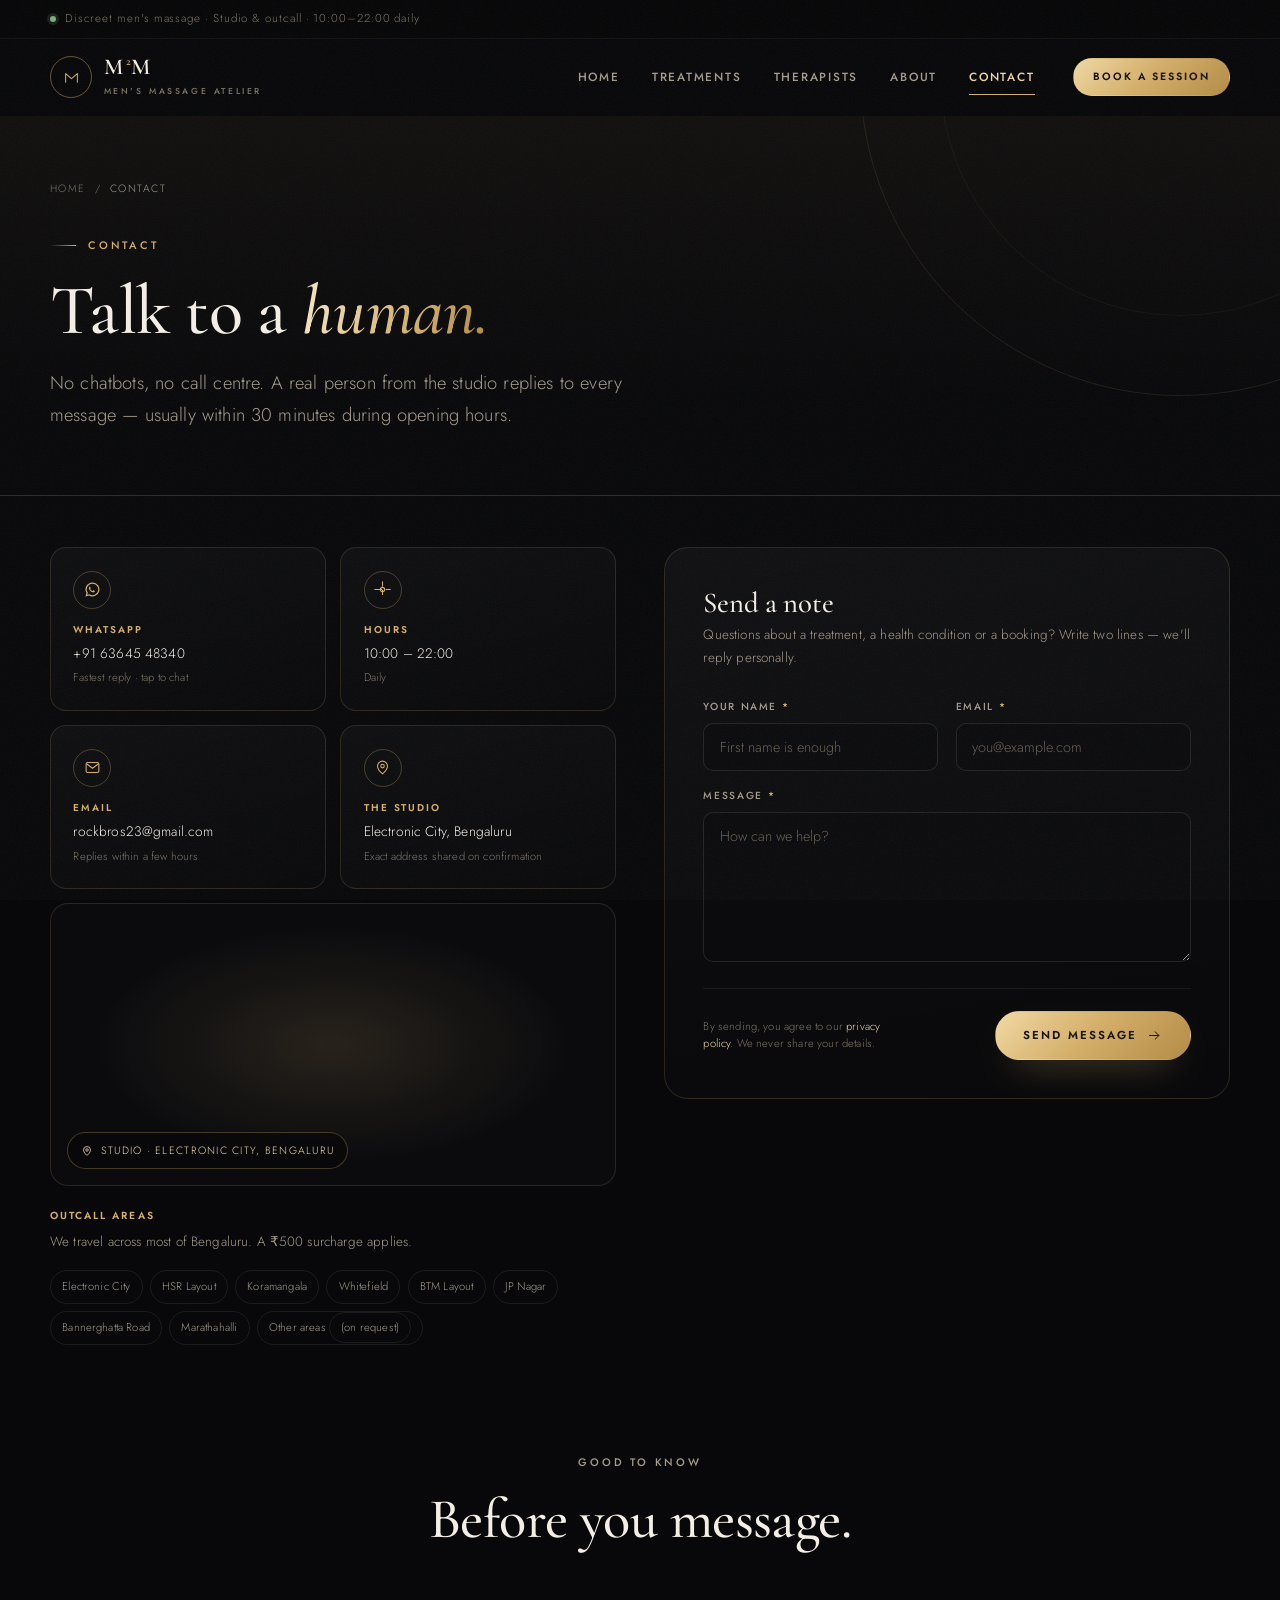
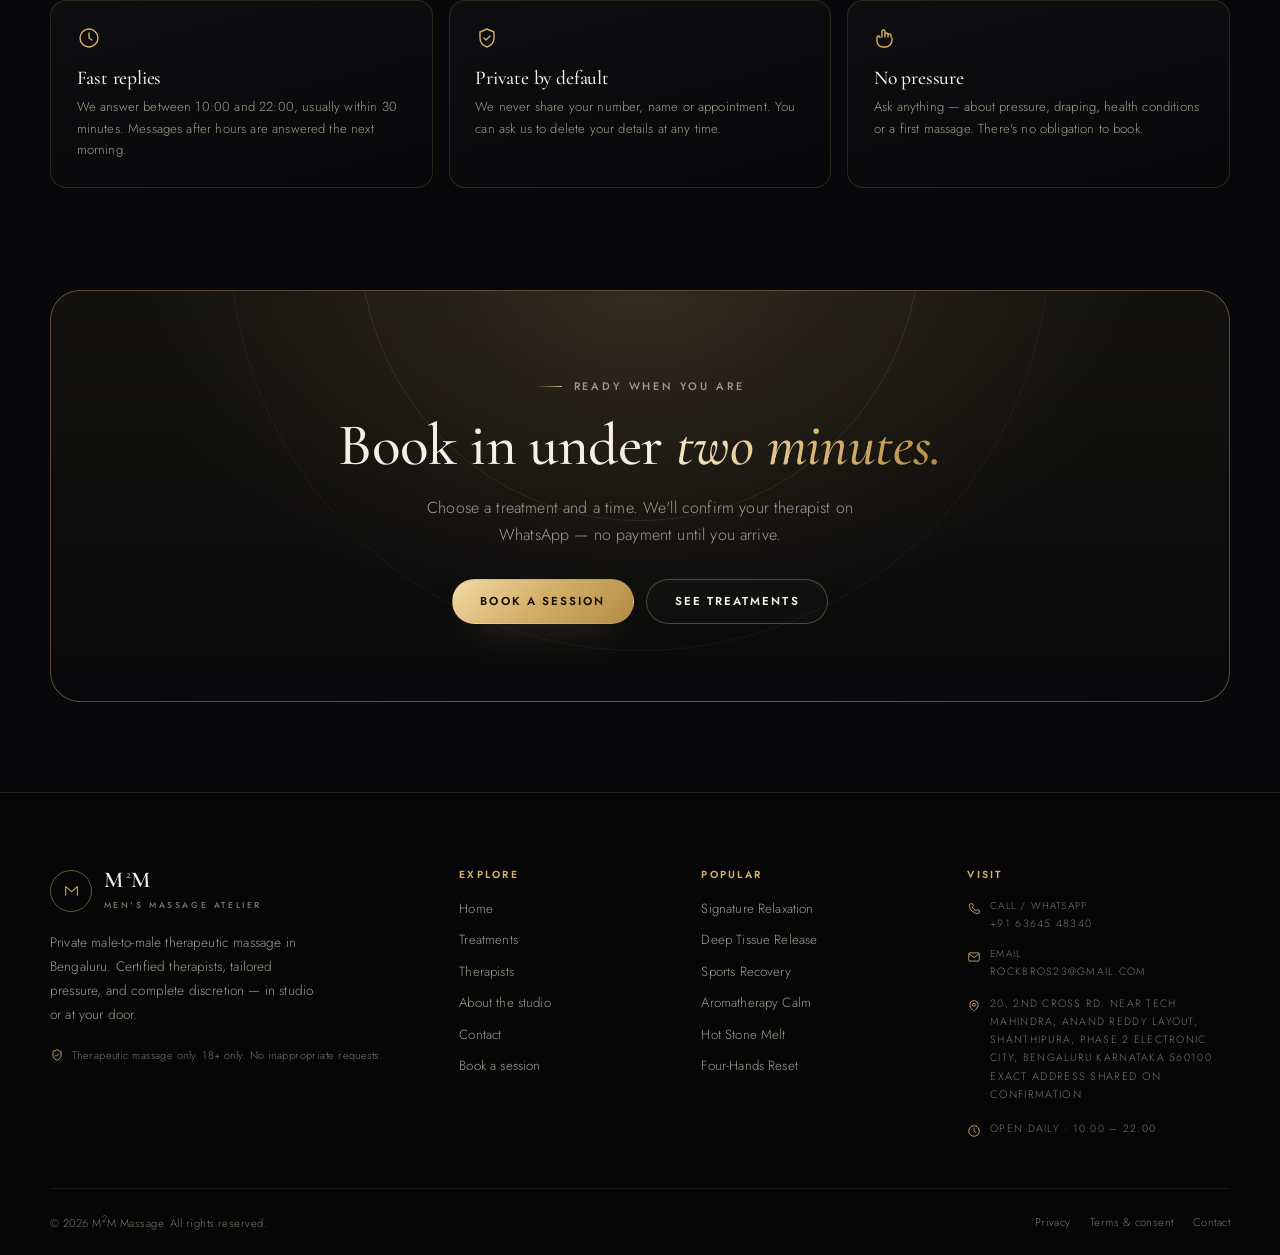
<file: contact.html>
﻿<!DOCTYPE html>
<html lang="en">
<head>
  <meta charset="UTF-8">
  <meta name="viewport" content="width=device-width, initial-scale=1, viewport-fit=cover">
  <title>Contact | M2M Massage Bengaluru</title>
  <meta name="description" content="Contact M2M Massage in Electronic City, Bengaluru. Message us on WhatsApp, call the studio or send a note. Open daily 10:00–22:00, replies within 30 minutes.">
  <meta name="theme-color" content="#08080a">
  <meta name="application-name" content="M2M Massage">
  <meta name="mobile-web-app-capable" content="yes">
  <meta name="apple-mobile-web-app-capable" content="yes">
  <meta name="apple-mobile-web-app-title" content="M2M Massage">
  <meta name="apple-mobile-web-app-status-bar-style" content="black">
  <link rel="manifest" href="manifest.webmanifest">
  <link rel="apple-touch-icon" href="assets/img/apple-touch-icon.png">
  <link rel="canonical" href="https://m2mmassage.com/contact.html">
  <link rel="icon" type="image/svg+xml" href="assets/img/favicon.svg">
  <meta property="og:type" content="website">
  <meta property="og:site_name" content="M2M Massage">
  <meta property="og:locale" content="en_IN">
  <meta property="og:title" content="Contact | M2M Massage">
  <meta property="og:description" content="Message, call or email M2M Massage. Private men's massage studio in Bandra, Mumbai.">
  <meta property="og:url" content="https://m2mmassage.com/contact.html">
  <meta property="og:image" content="https://m2mmassage.com/assets/img/og-cover.png">
  <meta property="og:image:width" content="1200">
  <meta property="og:image:height" content="630">
  <meta property="og:image:alt" content="M2M Massage — private men's massage studio in Bengaluru">
  <meta name="twitter:card" content="summary_large_image">
  <meta name="twitter:title" content="Contact | M2M Massage">
  <meta name="twitter:description" content="Message, call or email M2M Massage. Private men's massage studio in Bandra, Mumbai.">
  <meta name="twitter:image" content="https://m2mmassage.com/assets/img/og-cover.png">
  <link rel="preconnect" href="https://fonts.googleapis.com">
  <link rel="preconnect" href="https://fonts.gstatic.com" crossorigin>
  <link href="https://fonts.googleapis.com/css2?family=Cormorant+Garamond:ital,wght@0,400;0,500;0,600;1,400;1,500&family=Jost:wght@300;400;500;600&display=swap" rel="stylesheet">
  <link rel="stylesheet" href="assets/css/style.css">
</head>
<body>

  <a class="skip-link" href="#main">Skip to content</a>

  <div class="topbar">
    <div class="container topbar__inner">
      <p><span class="topbar__dot" aria-hidden="true"></span> Discreet men's massage · Studio &amp; outcall · 10:00–22:00 daily</p>
    </div>
  </div>

  <header class="header" id="header">
    <div class="container header__inner">
      <a class="brand" href="index.html" aria-label="M2M Massage home">
        <span class="brand__mark" aria-hidden="true"><svg viewBox="0 0 64 64" fill="none" stroke="currentColor" stroke-width="2.6" stroke-linecap="round" stroke-linejoin="round"><path d="M17 44V22l15 13 15-13v22"/></svg></span>
        <span class="brand__text"><span class="brand__name">M<sup>2</sup>M</span><span class="brand__sub">Men's Massage Atelier</span></span>
      </a>
      <nav class="nav" id="nav" aria-label="Primary">
        <a class="nav__link" href="index.html">Home</a>
        <a class="nav__link" href="services.html">Treatments</a>
        <a class="nav__link" href="therapists.html">Therapists</a>
        <a class="nav__link" href="about.html">About</a>
        <a class="nav__link" href="contact.html" aria-current="page">Contact</a>
        <a class="btn btn--gold btn--sm" href="booking.html">Book a session</a>
      </nav>
      <button class="nav-toggle" type="button" aria-label="Open menu" aria-expanded="false" aria-controls="nav"><span></span></button>
    </div>
  </header>
  <div class="nav-scrim" aria-hidden="true"></div>

  <main id="main">
    <section class="page-hero">
      <div class="container">
        <nav class="crumbs" aria-label="Breadcrumb"><a href="index.html">Home</a><span aria-hidden="true">/</span><span aria-current="page">Contact</span></nav>
        <p class="eyebrow">Contact</p>
        <h1>Talk to a <em>human.</em></h1>
        <p class="lead">No chatbots, no call centre. A real person from the studio replies to every message — usually within 30 minutes during opening hours.</p>
      </div>
    </section>

    <section class="section" style="padding-top:clamp(2rem,4vw,3.4rem)">
      <div class="container contact-grid">
        <div>
          <div class="contact-cards">
            <a class="contact-card" href="https://wa.me/916364548340?text=Hi%20M2M%2C%20I%20have%20a%20question." data-wa>
              <span class="contact-card__icon" aria-hidden="true">
                <svg viewBox="0 0 24 24" fill="currentColor"><path d="M12.04 2a9.9 9.9 0 0 0-8.5 15L2 22l5.2-1.4A9.9 9.9 0 1 0 12.04 2Zm0 1.8a8.1 8.1 0 1 1-4.1 15.1l-.3-.2-3 .8.8-2.9-.2-.3a8.1 8.1 0 0 1 6.8-12.5Zm-3.6 4c-.2 0-.5 0-.7.4-.3.4-.9 1-.9 2s.7 2 .8 2.2c.1.2 1.4 2.3 3.5 3.1 1.7.7 2.1.6 2.5.5.4 0 1.2-.5 1.4-1 .2-.5.2-.9.1-1l-.2-.2-1.4-.7c-.2-.1-.4-.1-.5.1l-.7.9c-.1.1-.2.2-.4.1-.2-.1-1-.4-1.9-1.2-.7-.6-1.2-1.4-1.3-1.6-.1-.2 0-.3.1-.4l.4-.5.2-.4c0-.2 0-.3-.1-.4l-.7-1.7c-.2-.4-.4-.4-.5-.4h-.3Z"/></svg>
              </span>
              <h3>WhatsApp</h3>
              <p>+91 63645 48340</p>
              <small>Fastest reply · tap to chat</small>
            </a>

            <div class="contact-card">
              <span class="contact-card__icon" aria-hidden="true">
                <svg viewBox="0 0 24 24" fill="none" stroke="currentColor" stroke-width="1.5"><circle cx="12" cy="12" r="3"/><path d="M12 1v6m0 6v6m11-7h-6m-6 0H1" stroke-linecap="round"/></svg>
              </span>
              <h3>Hours</h3>
              <p>10:00 – 22:00</p>
              <small>Daily</small>
            </div>

            <a class="contact-card" href="mailto:rockbros23@gmail.com">
              <span class="contact-card__icon" aria-hidden="true">
                <svg viewBox="0 0 24 24" fill="none" stroke="currentColor" stroke-width="1.5"><rect x="3" y="5" width="18" height="14" rx="2"/><path d="m4 7 8 6 8-6" stroke-linecap="round" stroke-linejoin="round"/></svg>
              </span>
              <h3>Email</h3>
              <p>rockbros23@gmail.com</p>
              <small>Replies within a few hours</small>
            </a>

            <div class="contact-card">
              <span class="contact-card__icon" aria-hidden="true">
                <svg viewBox="0 0 24 24" fill="none" stroke="currentColor" stroke-width="1.5"><path d="M12 21s7-5.5 7-11a7 7 0 1 0-14 0c0 5.5 7 11 7 11Z" stroke-linejoin="round"/><circle cx="12" cy="10" r="2.5"/></svg>
              </span>
              <h3>The studio</h3>
              <p>Electronic City, Bengaluru</p>
              <small>Exact address shared on confirmation</small>
            </div>
          </div>

          <div class="map-card">
            <iframe src="https://www.google.com/maps/embed?pb=!1m18!1m12!1m3!1d31108.42584369043!2d77.6569878!3d12.8447087!2m3!1f0!2f0!3f0!3m2!1i1024!2i768!4f13.1!3m3!1m2!1s0x3bae6d89f09fd6e9%3A0xffcf1ed2b9a9f1dc!2sAyurvedic%20Oasis%20Therapy%20Centre%20(Male%20to%20Male%20Spa)!5e0!3m2!1sen!2sin!4v1234567890" width="100%" height="100%" style="border:0;" allowfullscreen="" loading="lazy" referrerpolicy="no-referrer-when-downgrade"></iframe>
            <span class="map-card__label">
              <svg viewBox="0 0 24 24" fill="none" stroke="currentColor" stroke-width="1.6" aria-hidden="true"><path d="M12 21s7-5.5 7-11a7 7 0 1 0-14 0c0 5.5 7 11 7 11Z" stroke-linejoin="round"/><circle cx="12" cy="10" r="2.5"/></svg>
              Studio · Electronic City, Bengaluru
            </span>
          </div>

          <div style="margin-top:1.5rem">
            <h3 style="font-family:var(--sans);font-size:.64rem;font-weight:600;letter-spacing:.2em;text-transform:uppercase;color:var(--gold);margin-bottom:.6rem">Outcall areas</h3>
            <p style="font-size:.84rem;color:var(--muted);margin-bottom:0">We travel across most of Bengaluru. A ₹500 surcharge applies.</p>
            <div class="areas">
              <span>Electronic City</span><span>HSR Layout</span><span>Koramangala</span><span>Whitefield</span><span>BTM Layout</span><span>JP Nagar</span><span>Bannerghatta Road</span><span>Marathahalli</span><span>Other areas <span class="muted">(on request)</span></span>
            </div>
          </div>
        </div>

        <div class="form-card" data-contact-wrap>
          <h2>Send a note</h2>
          <p class="muted">Questions about a treatment, a health condition or a booking? Write two lines — we'll reply personally.</p>

          <form data-contact-form>
            <div class="field-grid">
              <div class="field">
                <label for="c-name">Your name <span class="req">*</span></label>
                <input type="text" id="c-name" name="name" placeholder="First name is enough" autocomplete="given-name" required>
              </div>
              <div class="field">
                <label for="c-email">Email <span class="req">*</span></label>
                <input type="email" id="c-email" name="email" placeholder="you@example.com" autocomplete="email" required>
              </div>
              <div class="field field--full">
                <label for="c-message">Message <span class="req">*</span></label>
                <textarea id="c-message" name="message" placeholder="How can we help?" style="min-height:150px" required></textarea>
              </div>
            </div>
            <div class="form-foot">
              <p>By sending, you agree to our <a href="privacy.html" style="color:var(--gold-2)">privacy policy</a>. We never share your details.</p>
              <button class="btn btn--gold" type="submit">
                Send message
                <svg viewBox="0 0 24 24" fill="none" stroke="currentColor" stroke-width="1.6" aria-hidden="true"><path d="M4 12h15M13 6l6 6-6 6" stroke-linecap="round" stroke-linejoin="round"/></svg>
              </button>
            </div>
          </form>
        </div>

        <div class="success" data-contact-success aria-live="polite">
          <span class="success__icon" aria-hidden="true">
            <svg viewBox="0 0 24 24" fill="none" stroke="currentColor" stroke-width="1.5"><path d="M20 6 9 17l-5-5" stroke-linecap="round" stroke-linejoin="round"/></svg>
          </span>
          <h2>Message ready.</h2>
          <p>Your note is composed. Tap below to send it to the studio on WhatsApp — we'll reply personally during opening hours.</p>
          <div class="success__actions" style="margin-top:1.4rem">
            <a class="btn btn--gold" data-contact-wa href="https://wa.me/916364548340" target="_blank" rel="noopener">
              <svg viewBox="0 0 24 24" fill="currentColor" aria-hidden="true"><path d="M12.04 2a9.9 9.9 0 0 0-8.5 15L2 22l5.2-1.4A9.9 9.9 0 1 0 12.04 2Zm0 1.8a8.1 8.1 0 1 1-4.1 15.1l-.3-.2-3 .8.8-2.9-.2-.3a8.1 8.1 0 0 1 6.8-12.5Zm-3.6 4c-.2 0-.5 0-.7.4-.3.4-.9 1-.9 2s.7 2 .8 2.2c.1.2 1.4 2.3 3.5 3.1 1.7.7 2.1.6 2.5.5.4 0 1.2-.5 1.4-1 .2-.5.2-.9.1-1l-.2-.2-1.4-.7c-.2-.1-.4-.1-.5.1l-.7.9c-.1.1-.2.2-.4.1-.2-.1-1-.4-1.9-1.2-.7-.6-1.2-1.4-1.3-1.6-.1-.2 0-.3.1-.4l.4-.5.2-.4c0-.2 0-.3-.1-.4l-.7-1.7c-.2-.4-.4-.4-.5-.4h-.3Z"/></svg>
              Send on WhatsApp
            </a>
            <a class="btn btn--ghost" href="mailto:rockbros23@gmail.com">Email instead</a>
          </div>
          <p class="success__note">Prefer to book directly? <a href="booking.html" style="color:var(--gold-2);text-decoration:underline;text-underline-offset:3px">Request a session</a></p>
        </div>
      </div>
    </section>

    <section class="section" style="padding-top:0">
      <div class="container">
        <div class="section-head section-head--center">
          <p class="eyebrow">Good to know</p>
          <h2 class="display">Before you message.</h2>
        </div>
        <div class="values-grid values-grid--three">
          <article class="value-card reveal">
            <svg viewBox="0 0 24 24" fill="none" stroke="currentColor" stroke-width="1.4" aria-hidden="true"><circle cx="12" cy="12" r="9"/><path d="M12 7v5l3 2" stroke-linecap="round"/></svg>
            <h3>Fast replies</h3>
            <p>We answer between 10:00 and 22:00, usually within 30 minutes. Messages after hours are answered the next morning.</p>
          </article>
          <article class="value-card reveal" style="--d:.08s">
            <svg viewBox="0 0 24 24" fill="none" stroke="currentColor" stroke-width="1.4" aria-hidden="true"><path d="M12 3l7 3v6c0 4.5-3 7.5-7 9-4-1.5-7-4.5-7-9V6l7-3Z" stroke-linejoin="round"/><path d="M9 12l2 2 4-4" stroke-linecap="round" stroke-linejoin="round"/></svg>
            <h3>Private by default</h3>
            <p>We never share your number, name or appointment. You can ask us to delete your details at any time.</p>
          </article>
          <article class="value-card reveal" style="--d:.16s">
            <svg viewBox="0 0 24 24" fill="none" stroke="currentColor" stroke-width="1.4" aria-hidden="true"><path d="M8 11V5.5a1.5 1.5 0 0 1 3 0V11m0-2.5a1.5 1.5 0 0 1 3 0V11m0-1.5a1.5 1.5 0 0 1 3 0V11" stroke-linecap="round"/><path d="M6 11.5a1.5 1.5 0 0 0-3 0V15a6 6 0 0 0 6 6h2a7 7 0 0 0 7-7v-2" stroke-linecap="round"/></svg>
            <h3>No pressure</h3>
            <p>Ask anything — about pressure, draping, health conditions or a first massage. There's no obligation to book.</p>
          </article>
        </div>
      </div>
    </section>

    <section class="cta-band" style="padding-top:0">
      <div class="container">
        <div class="cta-band__panel reveal">
          <div class="cta-band__inner">
            <p class="eyebrow" style="justify-content:center">Ready when you are</p>
            <h2>Book in under <em>two minutes.</em></h2>
            <p>Choose a treatment and a time. We'll confirm your therapist on WhatsApp — no payment until you arrive.</p>
            <div class="cta-band__actions">
              <a class="btn btn--gold" href="booking.html">Book a session</a>
              <a class="btn btn--ghost" href="services.html">See treatments</a>
            </div>
          </div>
        </div>
      </div>
    </section>
  </main>

  <footer class="footer">
    <div class="container">
      <div class="footer__grid">
        <div>
          <a class="brand" href="index.html" aria-label="M2M Massage home">
            <span class="brand__mark" aria-hidden="true"><svg viewBox="0 0 64 64" fill="none" stroke="currentColor" stroke-width="2.6" stroke-linecap="round" stroke-linejoin="round"><path d="M17 44V22l15 13 15-13v22"/></svg></span>
            <span class="brand__text"><span class="brand__name">M<sup>2</sup>M</span><span class="brand__sub">Men's Massage Atelier</span></span>
          </a>
          <p class="footer__about">Private male-to-male therapeutic massage in Bengaluru. Certified therapists, tailored pressure, and complete discretion — in studio or at your door.</p>
          <p class="footer__discretion">
            <svg viewBox="0 0 24 24" fill="none" stroke="currentColor" stroke-width="1.5" aria-hidden="true"><path d="M12 3l7 3v6c0 4.5-3 7.5-7 9-4-1.5-7-4.5-7-9V6l7-3Z" stroke-linejoin="round"/><path d="M9 12l2 2 4-4" stroke-linecap="round" stroke-linejoin="round"/></svg>
            Therapeutic massage only. 18+ only. No inappropriate requests.
          </p>
        </div>
        <div>
          <h3>Explore</h3>
          <div class="footer__links"><a href="index.html">Home</a><a href="services.html">Treatments</a><a href="therapists.html">Therapists</a><a href="about.html">About the studio</a><a href="contact.html">Contact</a><a href="booking.html">Book a session</a></div>
        </div>
        <div>
          <h3>Popular</h3>
          <div class="footer__links"><a href="services.html#signature">Signature Relaxation</a><a href="services.html#deep-tissue">Deep Tissue Release</a><a href="services.html#sports">Sports Recovery</a><a href="services.html#aromatherapy">Aromatherapy Calm</a><a href="services.html#hot-stone">Hot Stone Melt</a><a href="services.html#four-hands">Four-Hands Reset</a></div>
        </div>
        <div>
          <h3>Visit</h3>
          <div class="footer__contact">
            <a href="tel:+916364548340">
              <svg viewBox="0 0 24 24" fill="none" stroke="currentColor" stroke-width="1.5" aria-hidden="true"><path d="M6.5 3h3l1.5 4-2 1.5a12 12 0 0 0 6.5 6.5L17 13l4 1.5v3A2.5 2.5 0 0 1 18.5 20 15.5 15.5 0 0 1 4 5.5 2.5 2.5 0 0 1 6.5 3Z" stroke-linejoin="round"/></svg>
              <span><span style="margin:0;display:block;color:var(--muted-2);font-size:.62rem;letter-spacing:.12em">Call / WhatsApp</span>+91 63645 48340</span>
            </a>
            <a href="mailto:rockbros23@gmail.com">
              <svg viewBox="0 0 24 24" fill="none" stroke="currentColor" stroke-width="1.5" aria-hidden="true"><rect x="3" y="5" width="18" height="14" rx="2"/><path d="m4 7 8 6 8-6" stroke-linecap="round" stroke-linejoin="round"/></svg>
              <span><span style="margin:0;display:block;color:var(--muted-2);font-size:.62rem;letter-spacing:.12em">Email</span>rockbros23@gmail.com</span>
            </a>
            <p style="margin:0;display:flex;gap:.55rem;align-items:flex-start">
              <svg viewBox="0 0 24 24" fill="none" stroke="currentColor" stroke-width="1.5" aria-hidden="true" style="width:14px;height:14px;color:var(--gold);flex:none;margin-top:.25rem"><path d="M12 21s7-5.5 7-11a7 7 0 1 0-14 0c0 5.5 7 11 7 11Z" stroke-linejoin="round"/><circle cx="12" cy="10" r="2.5"/></svg>
              <span>20, 2nd cross rd. near tech Mahindra, Anand Reddy Layout, Shanthipura, Phase 2 Electronic city, Bengaluru Karnataka 560100<br><span style="font-size:.68rem;color:var(--muted-2)">Exact address shared on confirmation</span></span>
            </p>
            <p style="margin:0;display:flex;gap:.55rem;align-items:flex-start">
              <svg viewBox="0 0 24 24" fill="none" stroke="currentColor" stroke-width="1.5" aria-hidden="true" style="width:14px;height:14px;color:var(--gold);flex:none;margin-top:.25rem"><circle cx="12" cy="12" r="9"/><path d="M12 7v5l3 2" stroke-linecap="round"/></svg>
              <span>Open daily · 10:00 – 22:00</span>
            </p>
          </div>
        </div>
      </div>
      <div class="footer__bottom">
        <p style="margin:0">© <span data-year>2026</span> M<sup>2</sup>M Massage. All rights reserved.</p>
        <div class="footer__legal"><a href="privacy.html">Privacy</a><a href="terms.html">Terms &amp; consent</a><a href="contact.html">Contact</a></div>
      </div>
    </div>
  </footer>

  <div class="mobile-cta">
    <a class="btn btn--gold" href="booking.html">Book a session</a>
    <a class="icon-btn" href="tel:+916364548340" aria-label="Call M2M Massage">
      <svg viewBox="0 0 24 24" fill="none" stroke="currentColor" stroke-width="1.6"><path d="M6.5 3h3l1.5 4-2 1.5a12 12 0 0 0 6.5 6.5L17 13l4 1.5v3A2.5 2.5 0 0 1 18.5 20 15.5 15.5 0 0 1 4 5.5 2.5 2.5 0 0 1 6.5 3Z" stroke-linejoin="round"/></svg>
    </a>
    <a class="icon-btn" href="https://wa.me/916364548340?text=Hi%20M2M%2C%20I%27d%20like%20to%20book%20a%20massage." data-wa aria-label="Message M2M Massage on WhatsApp">
      <svg viewBox="0 0 24 24" fill="currentColor"><path d="M12.04 2a9.9 9.9 0 0 0-8.5 15L2 22l5.2-1.4A9.9 9.9 0 1 0 12.04 2Zm0 1.8a8.1 8.1 0 1 1-4.1 15.1l-.3-.2-3 .8.8-2.9-.2-.3a8.1 8.1 0 0 1 6.8-12.5Zm-3.6 4c-.2 0-.5 0-.7.4-.3.4-.9 1-.9 2s.7 2 .8 2.2c.1.2 1.4 2.3 3.5 3.1 1.7.7 2.1.6 2.5.5.4 0 1.2-.5 1.4-1 .2-.5.2-.9.1-1l-.2-.2-1.4-.7c-.2-.1-.4-.1-.5.1l-.7.9c-.1.1-.2.2-.4.1-.2-.1-1-.4-1.9-1.2-.7-.6-1.2-1.4-1.3-1.6-.1-.2 0-.3.1-.4l.4-.5.2-.4c0-.2 0-.3-.1-.4l-.7-1.7c-.2-.4-.4-.4-.5-.4h-.3Z"/></svg>
    </a>
  </div>

  <script src="assets/js/main.js" defer></script>
</body>
</html>
</file>
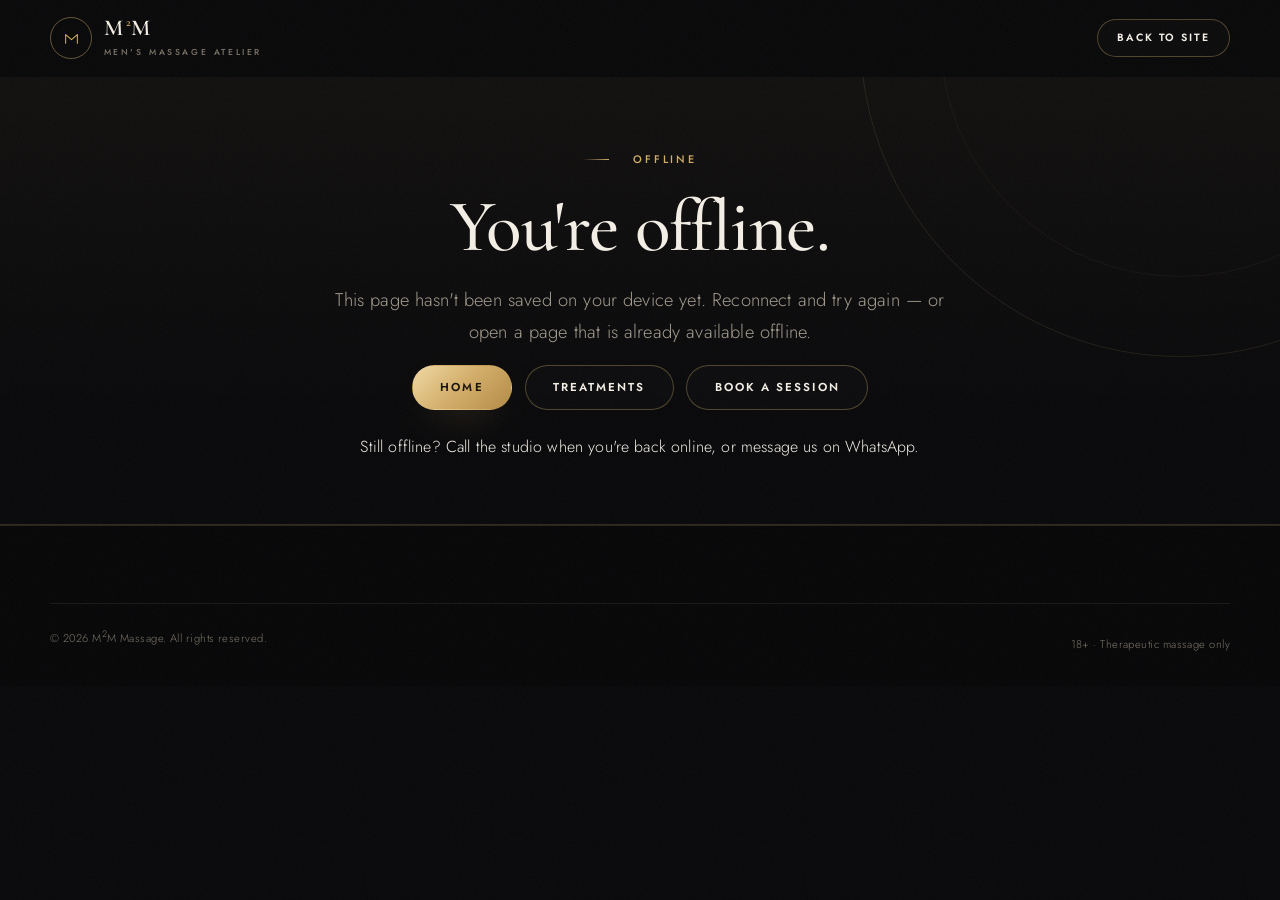
<file: offline.html>
<!DOCTYPE html>
<html lang="en">
<head>
  <meta charset="UTF-8">
  <meta name="viewport" content="width=device-width, initial-scale=1, viewport-fit=cover">
  <title>You're Offline | M2M Massage</title>
  <meta name="description" content="The M2M Massage page you requested is not available offline.">
  <meta name="theme-color" content="#08080a">
  <meta name="robots" content="noindex, follow">
  <meta name="application-name" content="M2M Massage">
  <meta name="mobile-web-app-capable" content="yes">
  <meta name="apple-mobile-web-app-capable" content="yes">
  <meta name="apple-mobile-web-app-title" content="M2M Massage">
  <meta name="apple-mobile-web-app-status-bar-style" content="black">
  <link rel="manifest" href="manifest.webmanifest">
  <link rel="apple-touch-icon" href="assets/img/apple-touch-icon.png">
  <link rel="icon" type="image/svg+xml" href="assets/img/favicon.svg">
  <link rel="preconnect" href="https://fonts.googleapis.com">
  <link rel="preconnect" href="https://fonts.gstatic.com" crossorigin>
  <link href="https://fonts.googleapis.com/css2?family=Cormorant+Garamond:ital,wght@0,400;0,500;0,600;1,400;1,500&family=Jost:wght@300;400;500;600&display=swap" rel="stylesheet">
  <link rel="stylesheet" href="assets/css/style.css">
</head>
<body>

  <header class="header is-scrolled" id="header">
    <div class="container header__inner">
      <a class="brand" href="index.html" aria-label="M2M Massage home">
        <span class="brand__mark" aria-hidden="true">
          <svg viewBox="0 0 64 64" fill="none" stroke="currentColor" stroke-width="2.6" stroke-linecap="round" stroke-linejoin="round">
            <path d="M17 44V22l15 13 15-13v22"/>
          </svg>
        </span>
        <span class="brand__text">
          <span class="brand__name">M<sup>2</sup>M</span>
          <span class="brand__sub">Men's Massage Atelier</span>
        </span>
      </a>
      <a class="btn btn--ghost btn--sm" href="index.html">Back to site</a>
    </div>
  </header>

  <main id="main">
    <section class="page-hero">
      <div class="container" style="max-width: 720px; text-align: center;">
        <p class="eyebrow"><span></span> Offline</p>
        <h1 style="font-size: clamp(2.6rem, 7vw, 4.6rem);">You're offline.</h1>
        <p class="lead" style="margin-inline: auto;">This page hasn't been saved on your device yet. Reconnect and try again — or open a page that is already available offline.</p>
        <div class="hero__actions" style="justify-content: center; margin-bottom: 0;">
          <a class="btn btn--gold" href="index.html">Home</a>
          <a class="btn btn--ghost" href="services.html">Treatments</a>
          <a class="btn btn--ghost" href="booking.html">Book a session</a>
        </div>
        <p class="form-hint" style="margin-top: 1.4rem;">Still offline? Call the studio when you're back online, or message us on WhatsApp.</p>
      </div>
    </section>
  </main>

  <footer class="footer">
    <div class="container footer__bottom">
      <p>&copy; <span data-year>2026</span> M<sup>2</sup>M Massage. All rights reserved.</p>
      <p>18+ · Therapeutic massage only</p>
    </div>
  </footer>

  <script src="assets/js/main.js"></script>
</body>
</html>
</file>
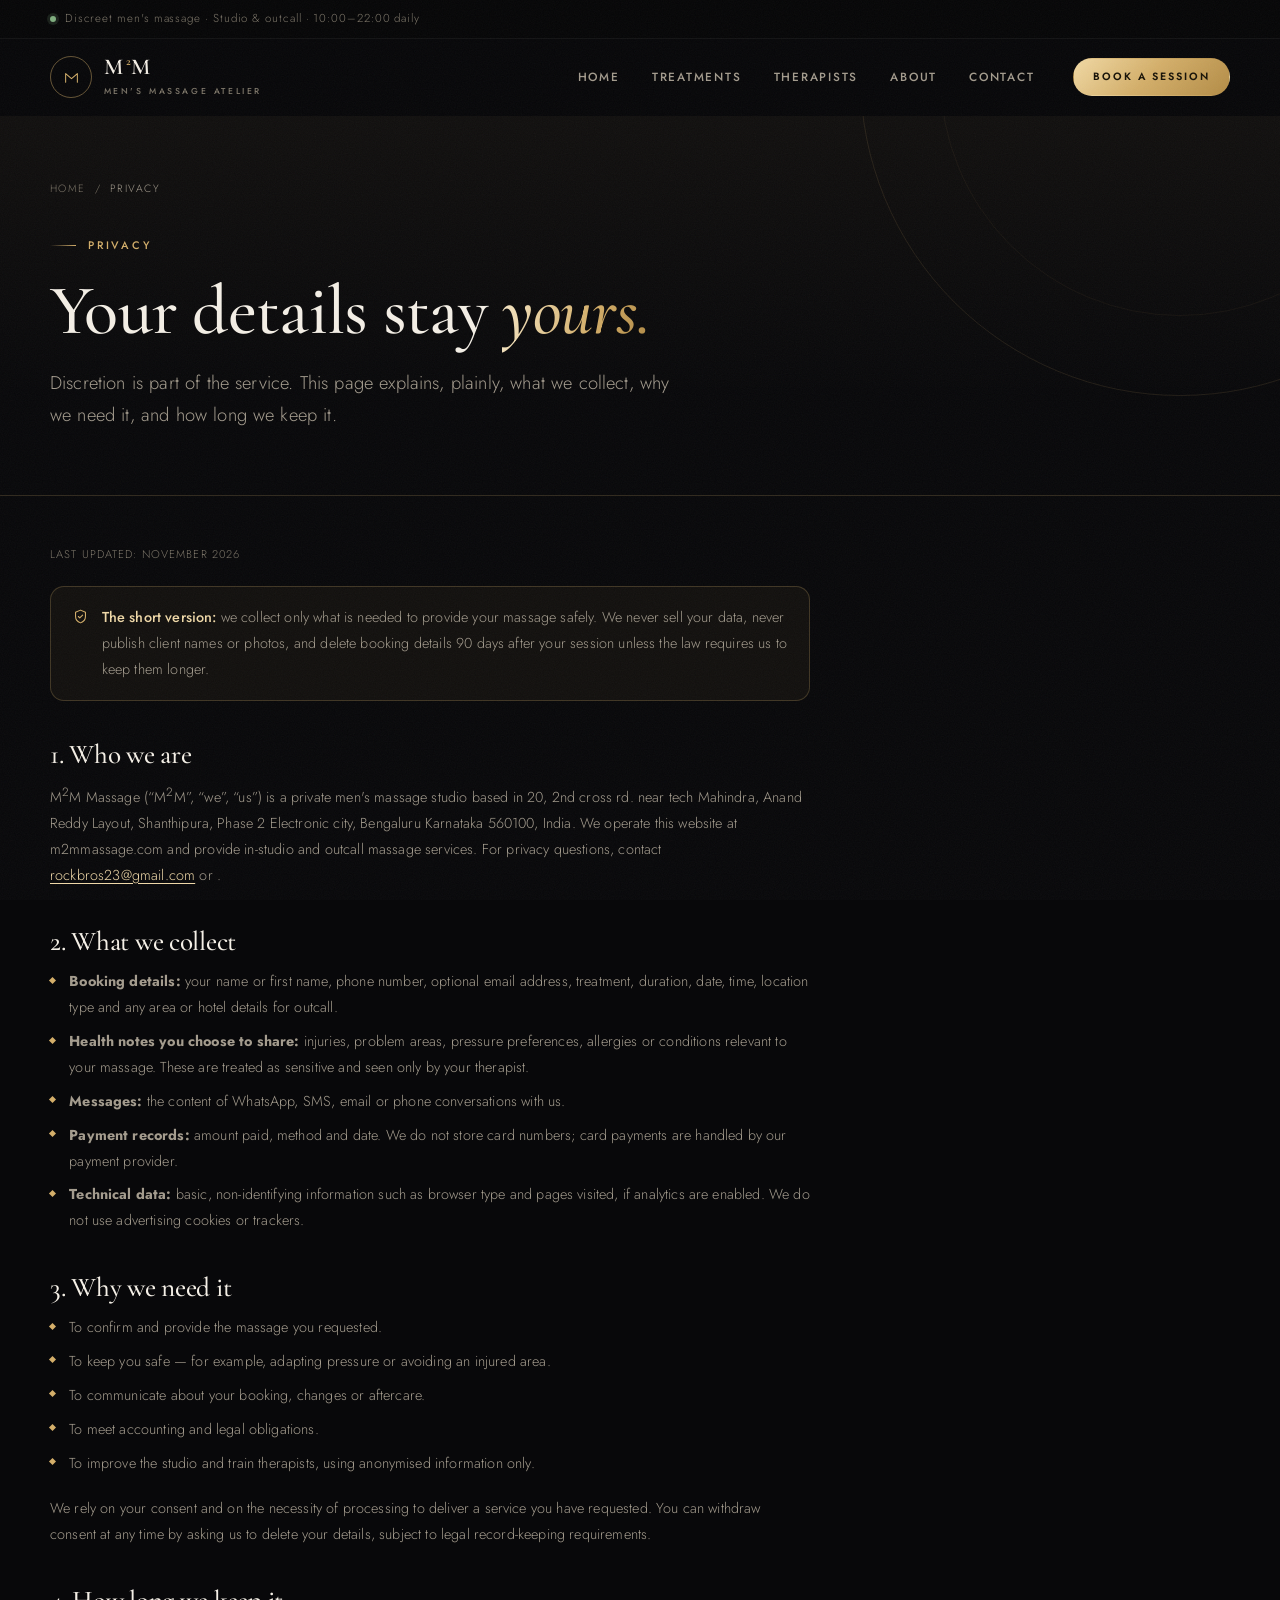
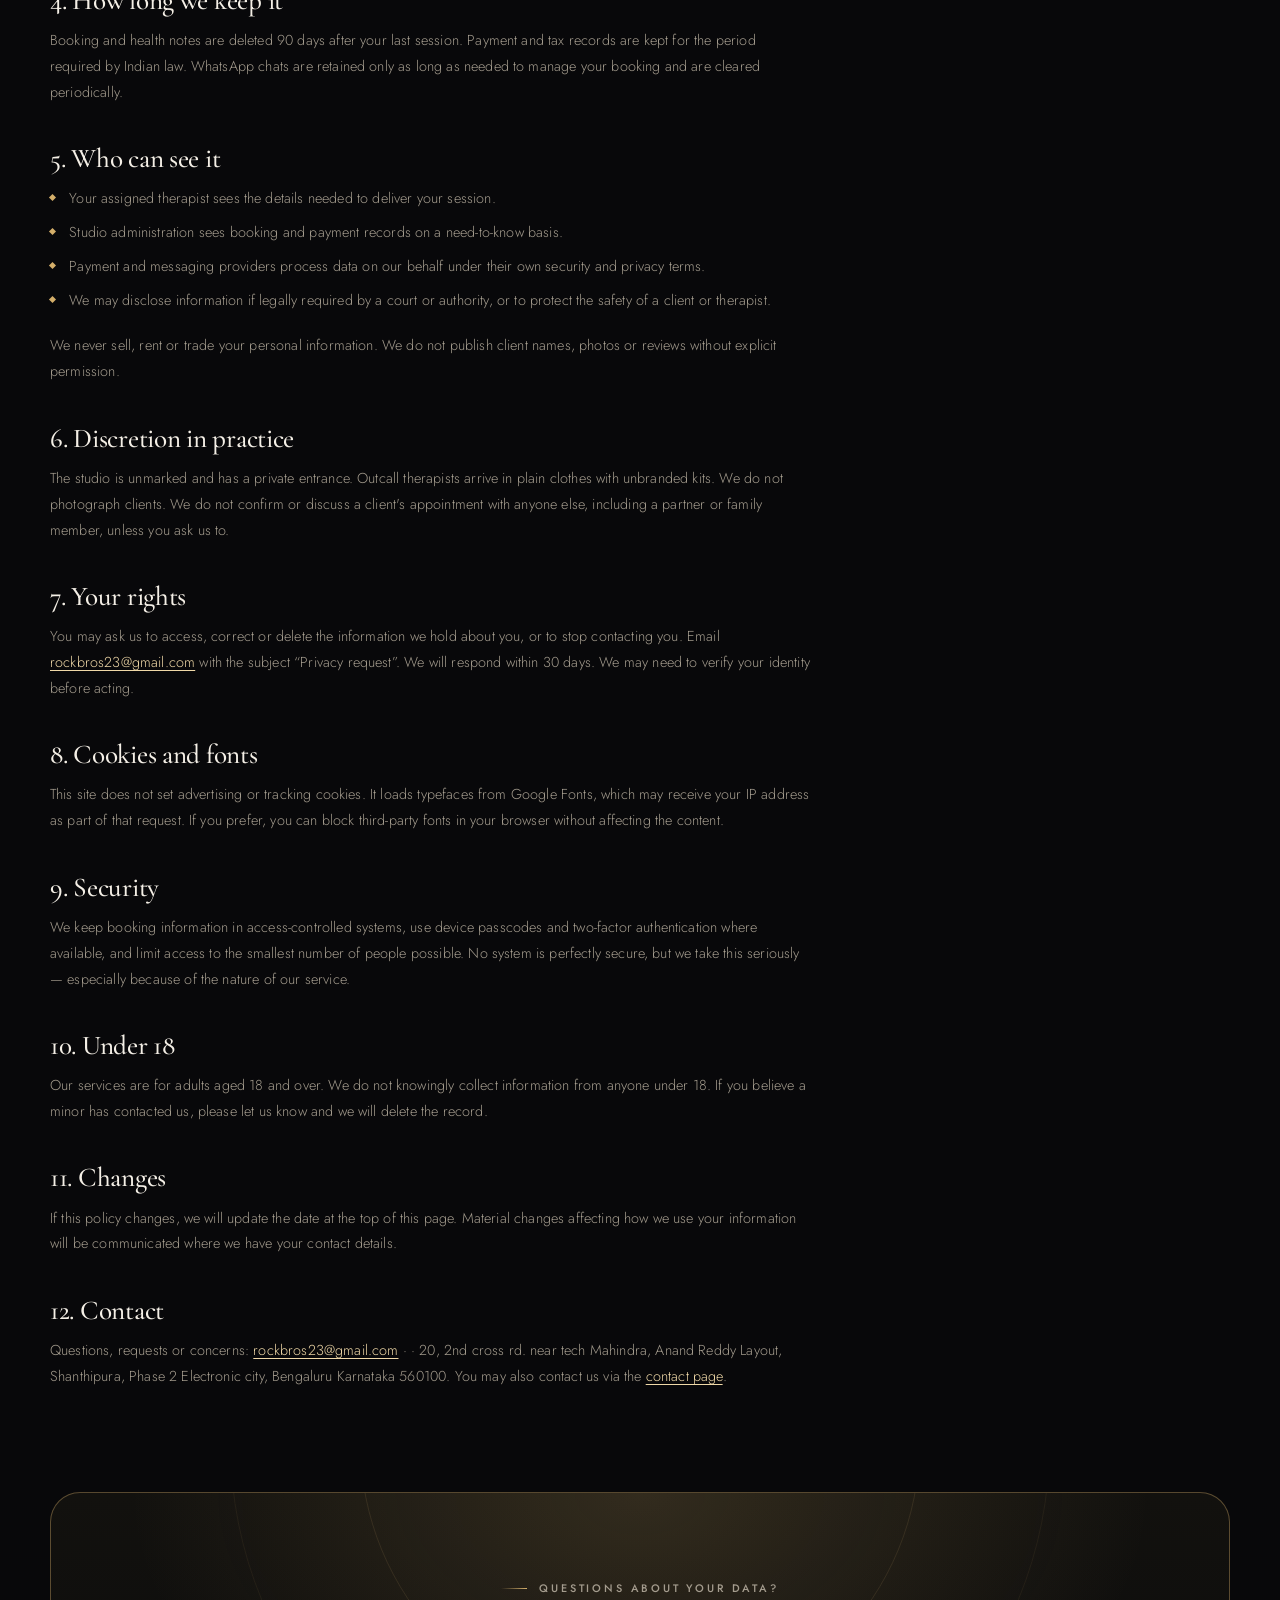
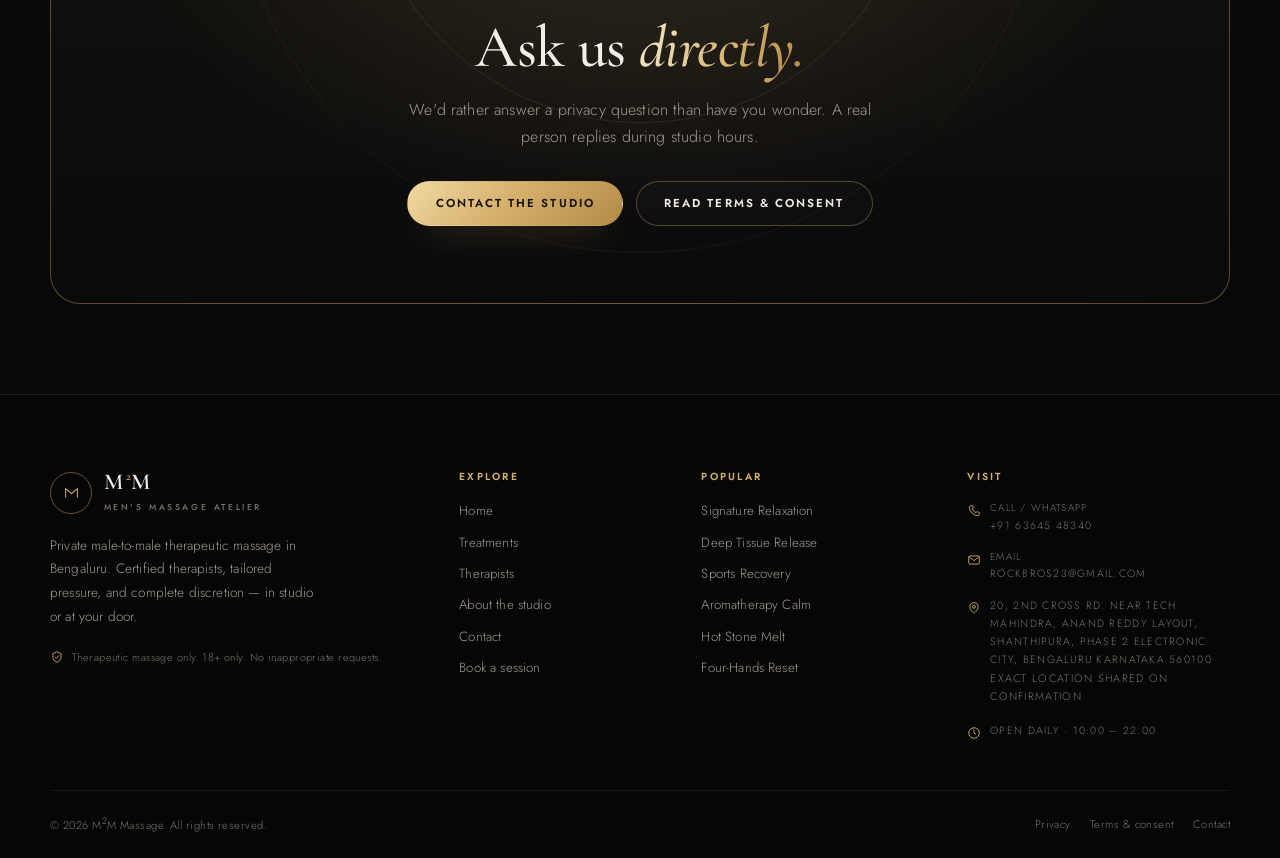
<file: privacy.html>
﻿<!DOCTYPE html>
<html lang="en">
<head>
  <meta charset="UTF-8">
  <meta name="viewport" content="width=device-width, initial-scale=1, viewport-fit=cover">
  <title>Privacy Policy | M2M Massage Bengaluru</title>
  <meta name="description" content="How M2M Massage collects, uses and protects your personal information. Discretion is part of the service.">
  <meta name="theme-color" content="#08080a">
  <meta name="application-name" content="M2M Massage">
  <meta name="mobile-web-app-capable" content="yes">
  <meta name="apple-mobile-web-app-capable" content="yes">
  <meta name="apple-mobile-web-app-title" content="M2M Massage">
  <meta name="apple-mobile-web-app-status-bar-style" content="black">
  <link rel="manifest" href="manifest.webmanifest">
  <link rel="apple-touch-icon" href="assets/img/apple-touch-icon.png">
  <link rel="canonical" href="https://m2mmassage.com/privacy.html">
  <link rel="icon" type="image/svg+xml" href="assets/img/favicon.svg">
  <meta name="robots" content="noindex, follow">
  <link rel="preconnect" href="https://fonts.googleapis.com">
  <link rel="preconnect" href="https://fonts.gstatic.com" crossorigin>
  <link href="https://fonts.googleapis.com/css2?family=Cormorant+Garamond:ital,wght@0,400;0,500;0,600;1,400;1,500&family=Jost:wght@300;400;500;600&display=swap" rel="stylesheet">
  <link rel="stylesheet" href="assets/css/style.css">
</head>
<body>

  <a class="skip-link" href="#main">Skip to content</a>

  <div class="topbar">
    <div class="container topbar__inner">
      <p><span class="topbar__dot" aria-hidden="true"></span> Discreet men's massage · Studio &amp; outcall · 10:00–22:00 daily</p>
    </div>
  </div>

  <header class="header" id="header">
    <div class="container header__inner">
      <a class="brand" href="index.html" aria-label="M2M Massage home">
        <span class="brand__mark" aria-hidden="true"><svg viewBox="0 0 64 64" fill="none" stroke="currentColor" stroke-width="2.6" stroke-linecap="round" stroke-linejoin="round"><path d="M17 44V22l15 13 15-13v22"/></svg></span>
        <span class="brand__text"><span class="brand__name">M<sup>2</sup>M</span><span class="brand__sub">Men's Massage Atelier</span></span>
      </a>
      <nav class="nav" id="nav" aria-label="Primary">
        <a class="nav__link" href="index.html">Home</a>
        <a class="nav__link" href="services.html">Treatments</a>
        <a class="nav__link" href="therapists.html">Therapists</a>
        <a class="nav__link" href="about.html">About</a>
        <a class="nav__link" href="contact.html">Contact</a>
        <a class="btn btn--gold btn--sm" href="booking.html">Book a session</a>
      </nav>
      <button class="nav-toggle" type="button" aria-label="Open menu" aria-expanded="false" aria-controls="nav"><span></span></button>
    </div>
  </header>
  <div class="nav-scrim" aria-hidden="true"></div>

  <main id="main">
    <section class="page-hero">
      <div class="container">
        <nav class="crumbs" aria-label="Breadcrumb"><a href="index.html">Home</a><span aria-hidden="true">/</span><span aria-current="page">Privacy</span></nav>
        <p class="eyebrow">Privacy</p>
        <h1>Your details stay <em>yours.</em></h1>
        <p class="lead">Discretion is part of the service. This page explains, plainly, what we collect, why we need it, and how long we keep it.</p>
      </div>
    </section>

    <section class="section" style="padding-top:clamp(2rem,4vw,3rem)">
      <div class="container">
        <div class="prose">
          <p class="updated">Last updated: November 2026</p>

          <div class="notice" style="margin-top:1.4rem">
            <svg viewBox="0 0 24 24" fill="none" stroke="currentColor" stroke-width="1.5" aria-hidden="true"><path d="M12 3l7 3v6c0 4.5-3 7.5-7 9-4-1.5-7-4.5-7-9V6l7-3Z" stroke-linejoin="round"/><path d="M9 12l2 2 4-4" stroke-linecap="round" stroke-linejoin="round"/></svg>
            <p><strong>The short version:</strong> we collect only what is needed to provide your massage safely. We never sell your data, never publish client names or photos, and delete booking details 90 days after your session unless the law requires us to keep them longer.</p>
          </div>

          <h2>1. Who we are</h2>
          <p>M<sup>2</sup>M Massage (“M<sup>2</sup>M”, “we”, “us”) is a private men's massage studio based in 20, 2nd cross rd. near tech Mahindra, Anand Reddy Layout, Shanthipura, Phase 2 Electronic city, Bengaluru Karnataka 560100, India. We operate this website at m2mmassage.com and provide in-studio and outcall massage services. For privacy questions, contact <a href="mailto:rockbros23@gmail.com">rockbros23@gmail.com</a> or .</p>

          <h2>2. What we collect</h2>
          <ul>
            <li><strong>Booking details:</strong> your name or first name, phone number, optional email address, treatment, duration, date, time, location type and any area or hotel details for outcall.</li>
            <li><strong>Health notes you choose to share:</strong> injuries, problem areas, pressure preferences, allergies or conditions relevant to your massage. These are treated as sensitive and seen only by your therapist.</li>
            <li><strong>Messages:</strong> the content of WhatsApp, SMS, email or phone conversations with us.</li>
            <li><strong>Payment records:</strong> amount paid, method and date. We do not store card numbers; card payments are handled by our payment provider.</li>
            <li><strong>Technical data:</strong> basic, non-identifying information such as browser type and pages visited, if analytics are enabled. We do not use advertising cookies or trackers.</li>
          </ul>

          <h2>3. Why we need it</h2>
          <ul>
            <li>To confirm and provide the massage you requested.</li>
            <li>To keep you safe — for example, adapting pressure or avoiding an injured area.</li>
            <li>To communicate about your booking, changes or aftercare.</li>
            <li>To meet accounting and legal obligations.</li>
            <li>To improve the studio and train therapists, using anonymised information only.</li>
          </ul>
          <p>We rely on your consent and on the necessity of processing to deliver a service you have requested. You can withdraw consent at any time by asking us to delete your details, subject to legal record-keeping requirements.</p>

          <h2>4. How long we keep it</h2>
          <p>Booking and health notes are deleted 90 days after your last session. Payment and tax records are kept for the period required by Indian law. WhatsApp chats are retained only as long as needed to manage your booking and are cleared periodically.</p>

          <h2>5. Who can see it</h2>
          <ul>
            <li>Your assigned therapist sees the details needed to deliver your session.</li>
            <li>Studio administration sees booking and payment records on a need-to-know basis.</li>
            <li>Payment and messaging providers process data on our behalf under their own security and privacy terms.</li>
            <li>We may disclose information if legally required by a court or authority, or to protect the safety of a client or therapist.</li>
          </ul>
          <p>We never sell, rent or trade your personal information. We do not publish client names, photos or reviews without explicit permission.</p>

          <h2>6. Discretion in practice</h2>
          <p>The studio is unmarked and has a private entrance. Outcall therapists arrive in plain clothes with unbranded kits. We do not photograph clients. We do not confirm or discuss a client's appointment with anyone else, including a partner or family member, unless you ask us to.</p>

          <h2>7. Your rights</h2>
          <p>You may ask us to access, correct or delete the information we hold about you, or to stop contacting you. Email <a href="mailto:rockbros23@gmail.com">rockbros23@gmail.com</a> with the subject “Privacy request”. We will respond within 30 days. We may need to verify your identity before acting.</p>

          <h2>8. Cookies and fonts</h2>
          <p>This site does not set advertising or tracking cookies. It loads typefaces from Google Fonts, which may receive your IP address as part of that request. If you prefer, you can block third-party fonts in your browser without affecting the content.</p>

          <h2>9. Security</h2>
          <p>We keep booking information in access-controlled systems, use device passcodes and two-factor authentication where available, and limit access to the smallest number of people possible. No system is perfectly secure, but we take this seriously — especially because of the nature of our service.</p>

          <h2>10. Under 18</h2>
          <p>Our services are for adults aged 18 and over. We do not knowingly collect information from anyone under 18. If you believe a minor has contacted us, please let us know and we will delete the record.</p>

          <h2>11. Changes</h2>
          <p>If this policy changes, we will update the date at the top of this page. Material changes affecting how we use your information will be communicated where we have your contact details.</p>

          <h2>12. Contact</h2>
          <p>Questions, requests or concerns: <a href="mailto:rockbros23@gmail.com">rockbros23@gmail.com</a> ·  · 20, 2nd cross rd. near tech Mahindra, Anand Reddy Layout, Shanthipura, Phase 2 Electronic city, Bengaluru Karnataka 560100. You may also contact us via the <a href="contact.html">contact page</a>.</p>
        </div>
      </div>
    </section>

    <section class="cta-band" style="padding-top:0">
      <div class="container">
        <div class="cta-band__panel reveal">
          <div class="cta-band__inner">
            <p class="eyebrow" style="justify-content:center">Questions about your data?</p>
            <h2>Ask us <em>directly.</em></h2>
            <p>We'd rather answer a privacy question than have you wonder. A real person replies during studio hours.</p>
            <div class="cta-band__actions">
              <a class="btn btn--gold" href="contact.html">Contact the studio</a>
              <a class="btn btn--ghost" href="terms.html">Read terms &amp; consent</a>
            </div>
          </div>
        </div>
      </div>
    </section>
  </main>

  <footer class="footer">
    <div class="container">
      <div class="footer__grid">
        <div>
          <a class="brand" href="index.html" aria-label="M2M Massage home">
            <span class="brand__mark" aria-hidden="true"><svg viewBox="0 0 64 64" fill="none" stroke="currentColor" stroke-width="2.6" stroke-linecap="round" stroke-linejoin="round"><path d="M17 44V22l15 13 15-13v22"/></svg></span>
            <span class="brand__text"><span class="brand__name">M<sup>2</sup>M</span><span class="brand__sub">Men's Massage Atelier</span></span>
          </a>
          <p class="footer__about">Private male-to-male therapeutic massage in Bengaluru. Certified therapists, tailored pressure, and complete discretion — in studio or at your door.</p>
          <p class="footer__discretion">
            <svg viewBox="0 0 24 24" fill="none" stroke="currentColor" stroke-width="1.5" aria-hidden="true"><path d="M12 3l7 3v6c0 4.5-3 7.5-7 9-4-1.5-7-4.5-7-9V6l7-3Z" stroke-linejoin="round"/><path d="M9 12l2 2 4-4" stroke-linecap="round" stroke-linejoin="round"/></svg>
            Therapeutic massage only. 18+ only. No inappropriate requests.
          </p>
        </div>
        <div>
          <h3>Explore</h3>
          <div class="footer__links"><a href="index.html">Home</a><a href="services.html">Treatments</a><a href="therapists.html">Therapists</a><a href="about.html">About the studio</a><a href="contact.html">Contact</a><a href="booking.html">Book a session</a></div>
        </div>
        <div>
          <h3>Popular</h3>
          <div class="footer__links"><a href="services.html#signature">Signature Relaxation</a><a href="services.html#deep-tissue">Deep Tissue Release</a><a href="services.html#sports">Sports Recovery</a><a href="services.html#aromatherapy">Aromatherapy Calm</a><a href="services.html#hot-stone">Hot Stone Melt</a><a href="services.html#four-hands">Four-Hands Reset</a></div>
        </div>
        <div>
          <h3>Visit</h3>
          <div class="footer__contact">
            <a href="tel:+916364548340">
              <svg viewBox="0 0 24 24" fill="none" stroke="currentColor" stroke-width="1.5" aria-hidden="true"><path d="M6.5 3h3l1.5 4-2 1.5a12 12 0 0 0 6.5 6.5L17 13l4 1.5v3A2.5 2.5 0 0 1 18.5 20 15.5 15.5 0 0 1 4 5.5 2.5 2.5 0 0 1 6.5 3Z" stroke-linejoin="round"/></svg>
              <span><span style="margin:0;display:block;color:var(--muted-2);font-size:.62rem;letter-spacing:.12em">Call / WhatsApp</span>+91 63645 48340</span>
            </a>
            <a href="mailto:rockbros23@gmail.com">
              <svg viewBox="0 0 24 24" fill="none" stroke="currentColor" stroke-width="1.5" aria-hidden="true"><rect x="3" y="5" width="18" height="14" rx="2"/><path d="m4 7 8 6 8-6" stroke-linecap="round" stroke-linejoin="round"/></svg>
              <span><span style="margin:0;display:block;color:var(--muted-2);font-size:.62rem;letter-spacing:.12em">Email</span>rockbros23@gmail.com</span>
            </a>
            <p style="margin:0;display:flex;gap:.55rem;align-items:flex-start">
              <svg viewBox="0 0 24 24" fill="none" stroke="currentColor" stroke-width="1.5" aria-hidden="true" style="width:14px;height:14px;color:var(--gold);flex:none;margin-top:.25rem"><path d="M12 21s7-5.5 7-11a7 7 0 1 0-14 0c0 5.5 7 11 7 11Z" stroke-linejoin="round"/><circle cx="12" cy="10" r="2.5"/></svg>
              <span>20, 2nd cross rd. near tech Mahindra, Anand Reddy Layout, Shanthipura, Phase 2 Electronic city, Bengaluru Karnataka 560100<br><span style="font-size:.68rem;color:var(--muted-2)">Exact location shared on confirmation</span></span>
            </p>
            <p style="margin:0;display:flex;gap:.55rem;align-items:flex-start">
              <svg viewBox="0 0 24 24" fill="none" stroke="currentColor" stroke-width="1.5" aria-hidden="true" style="width:14px;height:14px;color:var(--gold);flex:none;margin-top:.25rem"><circle cx="12" cy="12" r="9"/><path d="M12 7v5l3 2" stroke-linecap="round"/></svg>
              <span>Open daily · 10:00 – 22:00</span>
            </p>
          </div>
        </div>
      </div>
      <div class="footer__bottom">
        <p style="margin:0">© <span data-year>2026</span> M<sup>2</sup>M Massage. All rights reserved.</p>
        <div class="footer__legal"><a href="privacy.html">Privacy</a><a href="terms.html">Terms &amp; consent</a><a href="contact.html">Contact</a></div>
      </div>
    </div>
  </footer>

  <div class="mobile-cta">
    <a class="btn btn--gold" href="booking.html">Book a session</a>
    <a class="icon-btn" href="tel:+916364548340" aria-label="Call M2M Massage">
      <svg viewBox="0 0 24 24" fill="none" stroke="currentColor" stroke-width="1.6"><path d="M6.5 3h3l1.5 4-2 1.5a12 12 0 0 0 6.5 6.5L17 13l4 1.5v3A2.5 2.5 0 0 1 18.5 20 15.5 15.5 0 0 1 4 5.5 2.5 2.5 0 0 1 6.5 3Z" stroke-linejoin="round"/></svg>
    </a>
    <a class="icon-btn" href="https://wa.me/916364548340?text=Hi%20M2M%2C%20I%27d%20like%20to%20book%20a%20massage." data-wa aria-label="Message M2M Massage on WhatsApp">
      <svg viewBox="0 0 24 24" fill="currentColor"><path d="M12.04 2a9.9 9.9 0 0 0-8.5 15L2 22l5.2-1.4A9.9 9.9 0 1 0 12.04 2Zm0 1.8a8.1 8.1 0 1 1-4.1 15.1l-.3-.2-3 .8.8-2.9-.2-.3a8.1 8.1 0 0 1 6.8-12.5Zm-3.6 4c-.2 0-.5 0-.7.4-.3.4-.9 1-.9 2s.7 2 .8 2.2c.1.2 1.4 2.3 3.5 3.1 1.7.7 2.1.6 2.5.5.4 0 1.2-.5 1.4-1 .2-.5.2-.9.1-1l-.2-.2-1.4-.7c-.2-.1-.4-.1-.5.1l-.7.9c-.1.1-.2.2-.4.1-.2-.1-1-.4-1.9-1.2-.7-.6-1.2-1.4-1.3-1.6-.1-.2 0-.3.1-.4l.4-.5.2-.4c0-.2 0-.3-.1-.4l-.7-1.7c-.2-.4-.4-.4-.5-.4h-.3Z"/></svg>
    </a>
  </div>

  <script src="assets/js/main.js" defer></script>
</body>
</html>
</file>
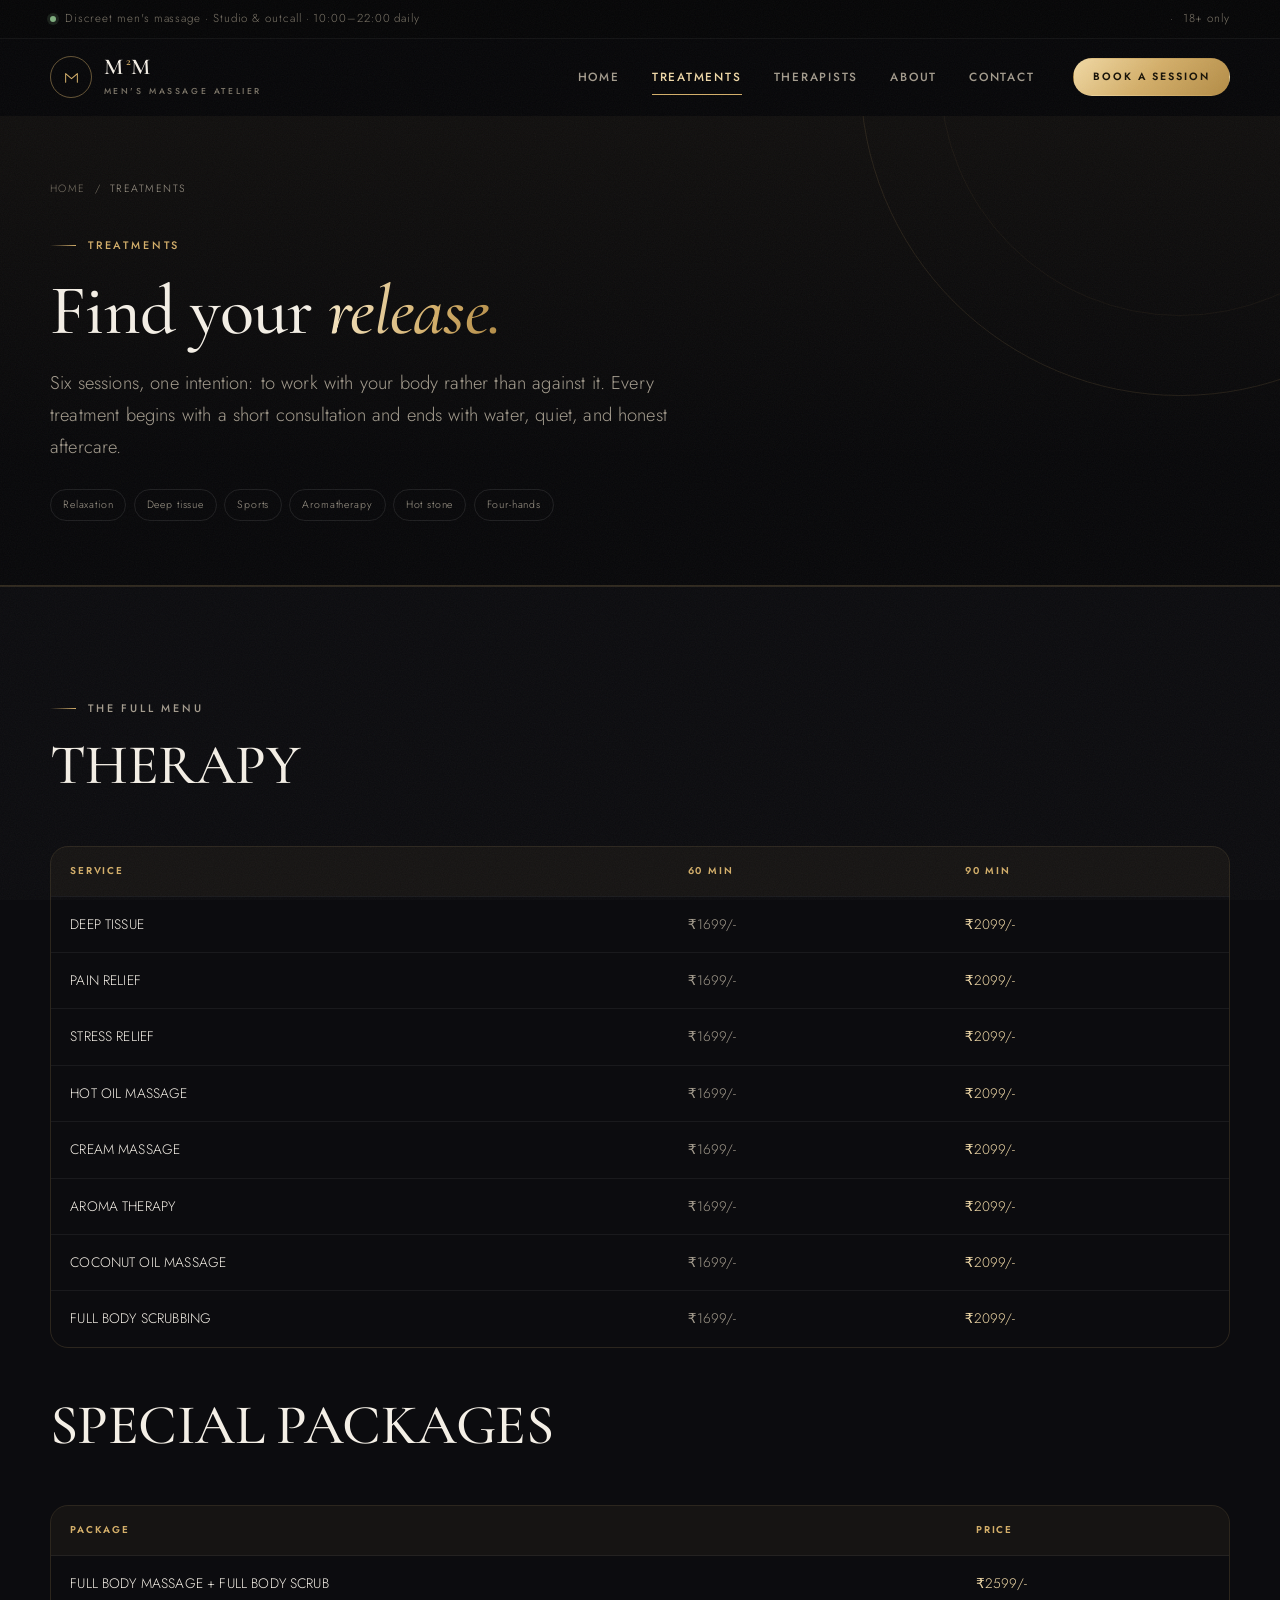
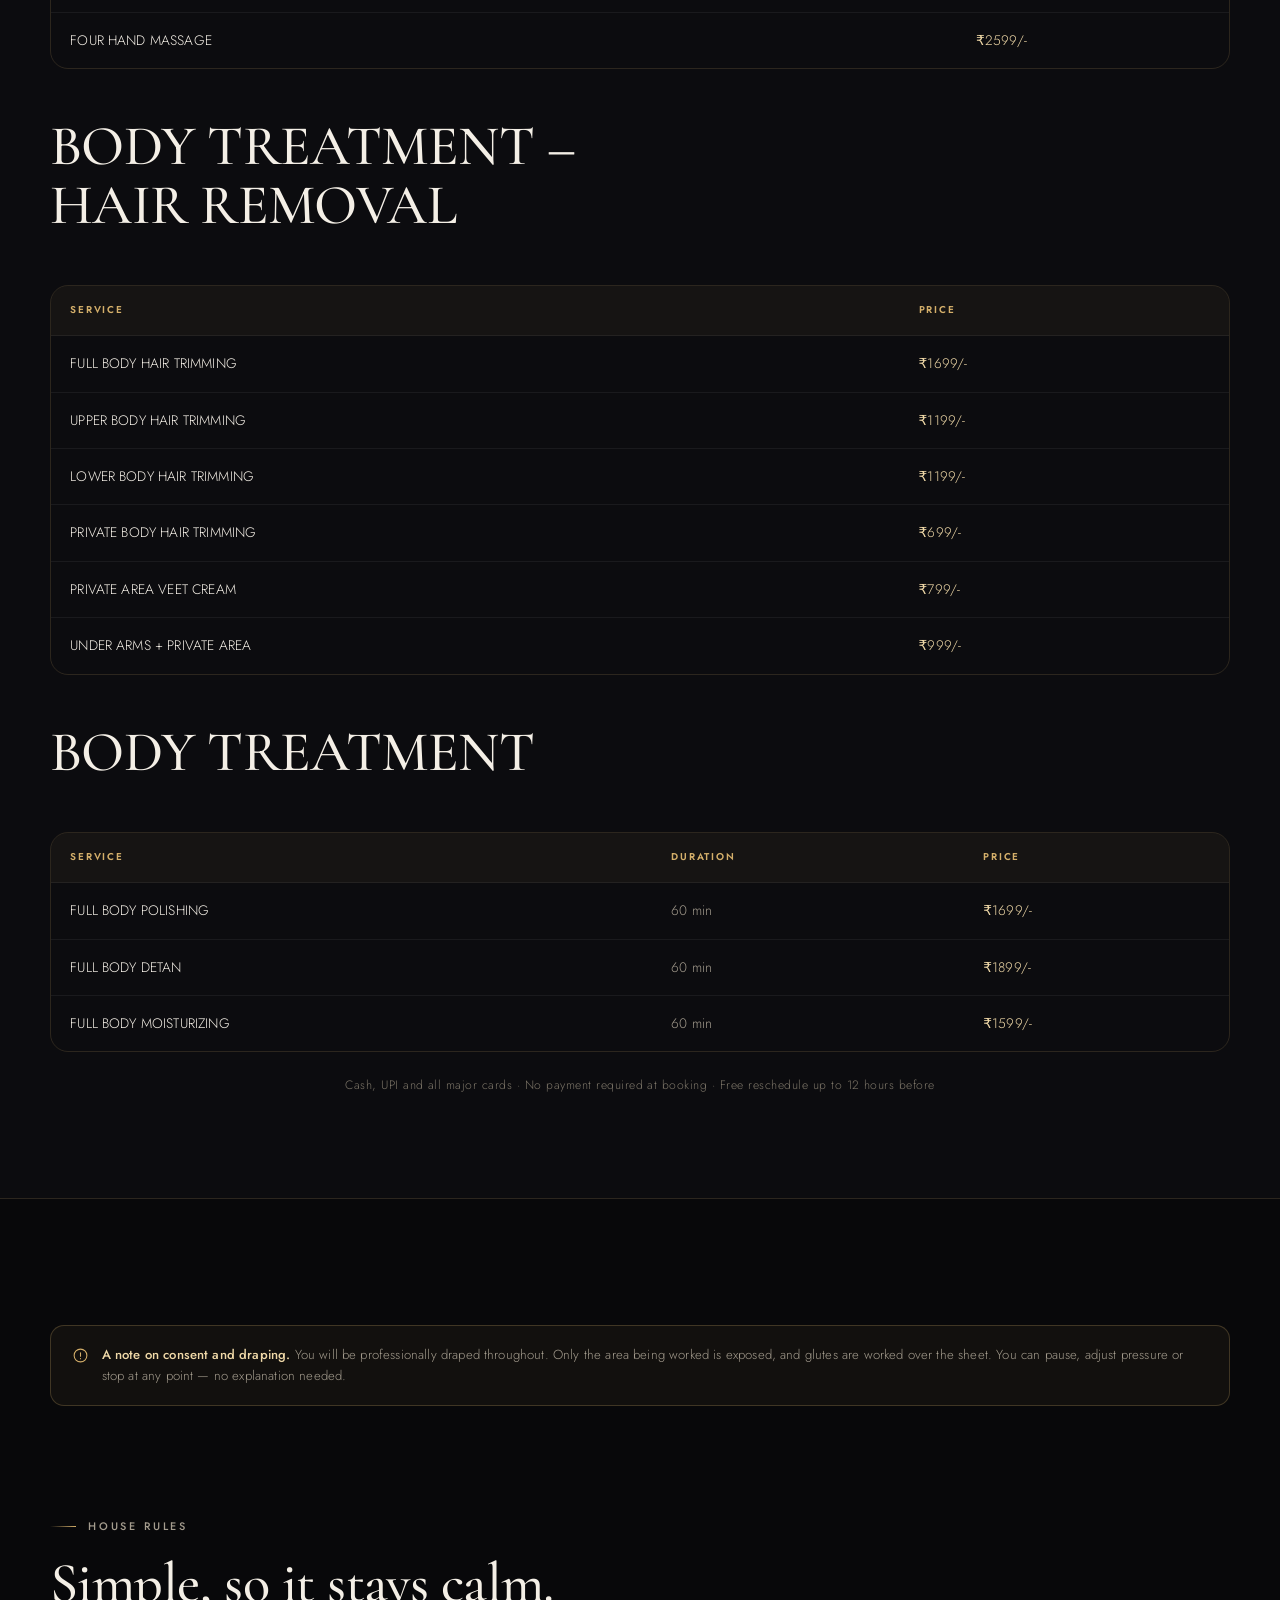
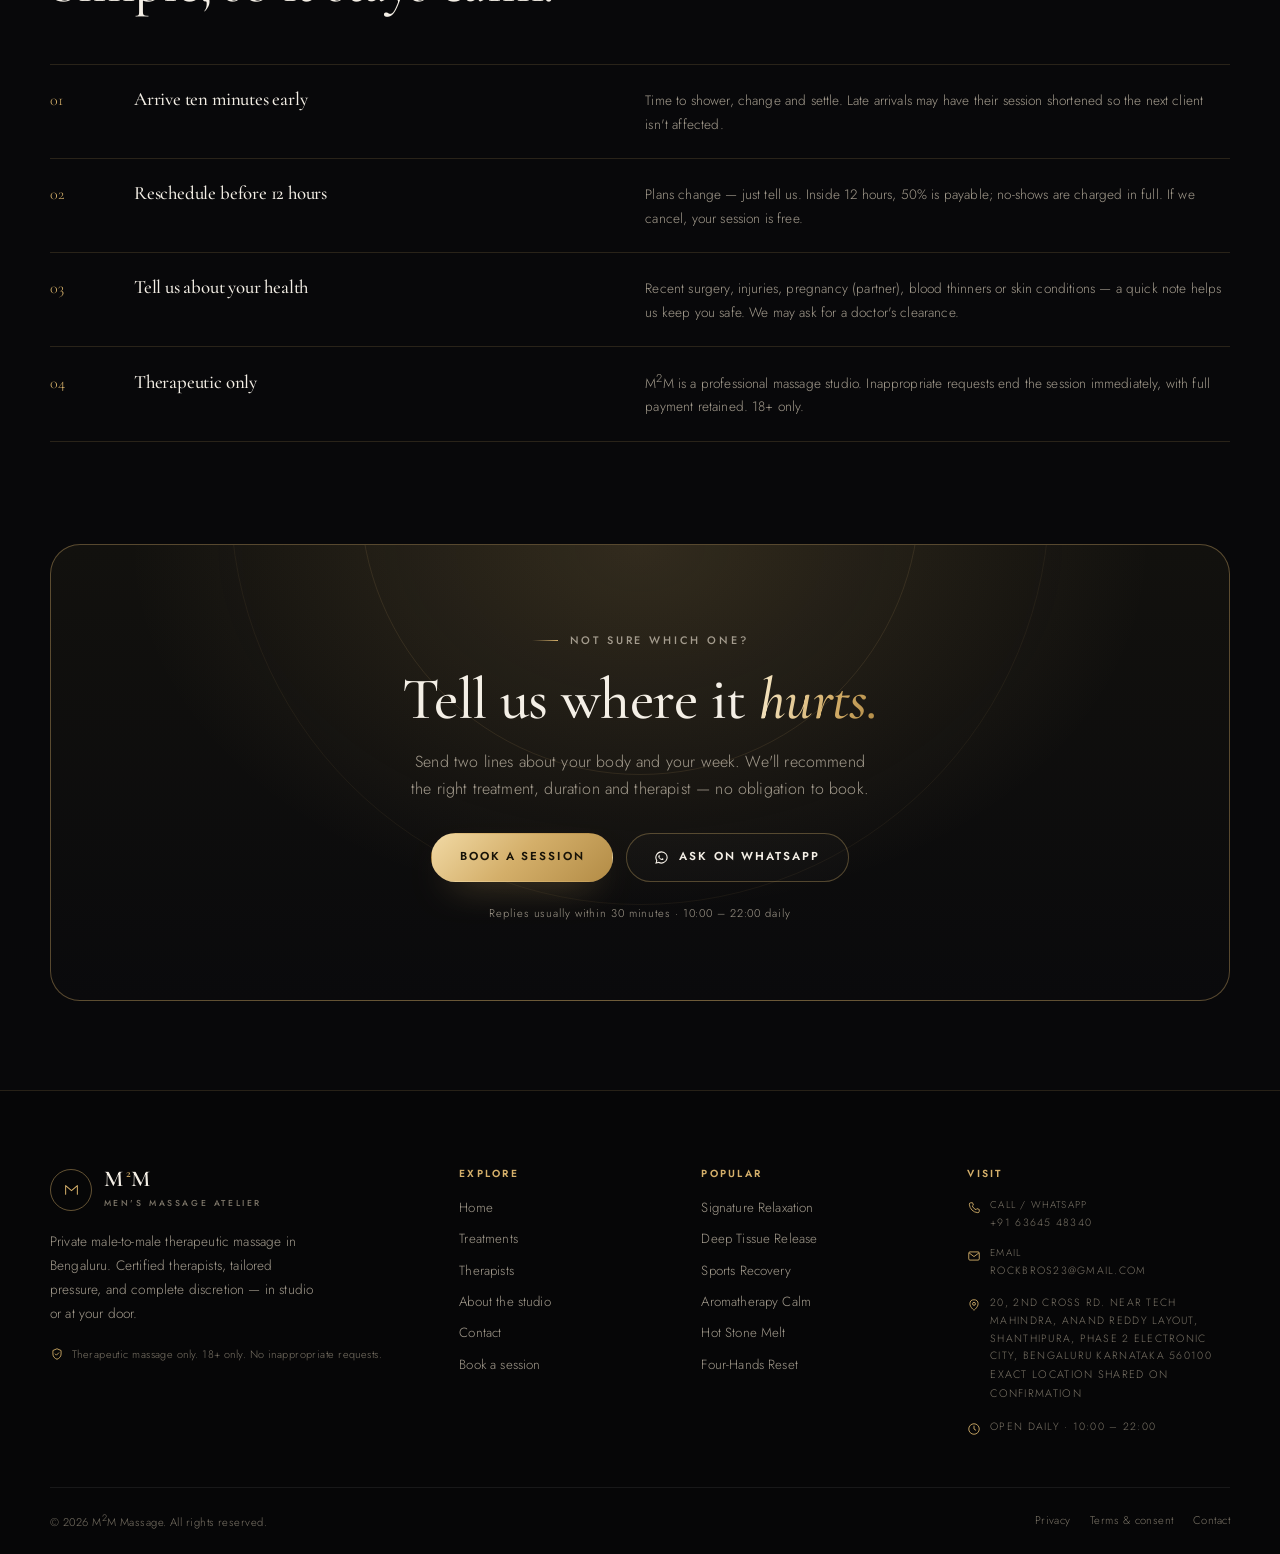
<file: services.html>
﻿<!DOCTYPE html>
<html lang="en">
<head>
  <meta charset="UTF-8">
  <meta name="viewport" content="width=device-width, initial-scale=1, viewport-fit=cover">
  <title>Treatments &amp; Pricing | M2M Massage Bengaluru</title>
  <meta name="description" content="Six male-to-male massage treatments in Bengaluru: relaxation, deep tissue, sports recovery, aromatherapy, hot stone and four-hands. Clear pricing.">
  <meta name="theme-color" content="#08080a">
  <meta name="application-name" content="M2M Massage">
  <meta name="mobile-web-app-capable" content="yes">
  <meta name="apple-mobile-web-app-capable" content="yes">
  <meta name="apple-mobile-web-app-title" content="M2M Massage">
  <meta name="apple-mobile-web-app-status-bar-style" content="black">
  <link rel="manifest" href="manifest.webmanifest">
  <link rel="apple-touch-icon" href="assets/img/apple-touch-icon.png">
  <link rel="canonical" href="https://m2mmassage.com/services.html">
  <link rel="icon" type="image/svg+xml" href="assets/img/favicon.svg">
  <meta property="og:type" content="website">
  <meta property="og:site_name" content="M2M Massage">
  <meta property="og:locale" content="en_IN">
  <meta property="og:title" content="Treatments &amp; Pricing | M2M Massage">
  <meta property="og:description" content="Six signature male-to-male massage treatments in Bengaluru. Clear pricing, no upsell, complete discretion.">
  <meta property="og:url" content="https://m2mmassage.com/services.html">
  <meta property="og:image" content="https://m2mmassage.com/assets/img/og-cover.png">
  <meta property="og:image:width" content="1200">
  <meta property="og:image:height" content="630">
  <meta property="og:image:alt" content="M2M Massage — private men's massage studio in Bengaluru">
  <meta name="twitter:card" content="summary_large_image">
  <meta name="twitter:title" content="Treatments &amp; Pricing | M2M Massage">
  <meta name="twitter:description" content="Six signature male-to-male massage treatments in Bengaluru. Clear pricing, no upsell, complete discretion.">
  <meta name="twitter:image" content="https://m2mmassage.com/assets/img/og-cover.png">
  <link rel="preconnect" href="https://fonts.googleapis.com">
  <link rel="preconnect" href="https://fonts.gstatic.com" crossorigin>
  <link href="https://fonts.googleapis.com/css2?family=Cormorant+Garamond:ital,wght@0,400;0,500;0,600;1,400;1,500&family=Jost:wght@300;400;500;600&display=swap" rel="stylesheet">
  <link rel="stylesheet" href="assets/css/style.css">

  <script type="application/ld+json">
  {
    "@context": "https://schema.org",
    "@type": "ItemList",
    "name": "Massage treatments at M2M Massage",
    "url": "https://m2mmassage.com/services.html",
    "itemListElement": [
      {
        "@type": "ListItem",
        "position": 1,
        "item": {
          "@type": "Service",
          "name": "Signature Relaxation",
          "serviceType": "Swedish massage",
          "description": "Full-body Swedish massage with warm oil, focused on the neck, shoulders and scalp.",
          "provider": { "@id": "https://m2mmassage.com/#business" },
          "areaServed": "Bengaluru",
          "offers": { "@type": "Offer", "priceCurrency": "INR", "price": "3200", "url": "https://m2mmassage.com/services.html#signature" }
        }
      },
      {
        "@type": "ListItem",
        "position": 2,
        "item": {
          "@type": "Service",
          "name": "Deep Tissue Release",
          "serviceType": "Deep tissue massage",
          "description": "Slow, firm deep tissue work on the back, shoulders, glutes and hips, with trigger-point and myofascial techniques.",
          "provider": { "@id": "https://m2mmassage.com/#business" },
          "areaServed": "Bengaluru",
          "offers": { "@type": "Offer", "priceCurrency": "INR", "price": "3800", "url": "https://m2mmassage.com/services.html#deep-tissue" }
        }
      },
      {
        "@type": "ListItem",
        "position": 3,
        "item": {
          "@type": "Service",
          "name": "Sports & Recovery",
          "serviceType": "Sports massage",
          "description": "Assisted stretching, compression and trigger-point work for athletes and active bodies.",
          "provider": { "@id": "https://m2mmassage.com/#business" },
          "areaServed": "Bengaluru",
          "offers": { "@type": "Offer", "priceCurrency": "INR", "price": "4800", "url": "https://m2mmassage.com/services.html#sports" }
        }
      },
      {
        "@type": "ListItem",
        "position": 4,
        "item": {
          "@type": "Service",
          "name": "Aromatherapy Calm",
          "serviceType": "Aromatherapy massage",
          "description": "A slow, grounding massage with a personalised essential-oil blend and extended scalp and foot work.",
          "provider": { "@id": "https://m2mmassage.com/#business" },
          "areaServed": "Bengaluru",
          "offers": { "@type": "Offer", "priceCurrency": "INR", "price": "4600", "url": "https://m2mmassage.com/services.html#aromatherapy" }
        }
      },
      {
        "@type": "ListItem",
        "position": 5,
        "item": {
          "@type": "Service",
          "name": "Hot Stone Melt",
          "serviceType": "Hot stone massage",
          "description": "Heated basalt stones and warm oil release tight muscle without the sharpness of direct pressure.",
          "provider": { "@id": "https://m2mmassage.com/#business" },
          "areaServed": "Bengaluru",
          "offers": { "@type": "Offer", "priceCurrency": "INR", "price": "4900", "url": "https://m2mmassage.com/services.html#hot-stone" }
        }
      },
      {
        "@type": "ListItem",
        "position": 6,
        "item": {
          "@type": "Service",
          "name": "Four-Hands Reset",
          "serviceType": "Four-hands massage",
          "description": "Two certified therapists working in synchrony for a full-body deep tissue or relaxation session.",
          "provider": { "@id": "https://m2mmassage.com/#business" },
          "areaServed": "Bengaluru",
          "offers": { "@type": "Offer", "priceCurrency": "INR", "price": "6400", "url": "https://m2mmassage.com/services.html#four-hands" }
        }
      }
    ]
  }
  </script>
</head>
<body>

  <a class="skip-link" href="#main">Skip to content</a>

  <div class="topbar">
    <div class="container topbar__inner">
      <p><span class="topbar__dot" aria-hidden="true"></span> Discreet men's massage · Studio &amp; outcall · 10:00–22:00 daily</p>
      <p class="topbar__links">
        <span aria-hidden="true">·</span>
        <span>18+ only</span>
      </p>
    </div>
  </div>

  <header class="header" id="header">
    <div class="container header__inner">
      <a class="brand" href="index.html" aria-label="M2M Massage home">
        <span class="brand__mark" aria-hidden="true">
          <svg viewBox="0 0 64 64" fill="none" stroke="currentColor" stroke-width="2.6" stroke-linecap="round" stroke-linejoin="round"><path d="M17 44V22l15 13 15-13v22"/></svg>
        </span>
        <span class="brand__text">
          <span class="brand__name">M<sup>2</sup>M</span>
          <span class="brand__sub">Men's Massage Atelier</span>
        </span>
      </a>
      <nav class="nav" id="nav" aria-label="Primary">
        <a class="nav__link" href="index.html">Home</a>
        <a class="nav__link" href="services.html" aria-current="page">Treatments</a>
        <a class="nav__link" href="therapists.html">Therapists</a>
        <a class="nav__link" href="about.html">About</a>
        <a class="nav__link" href="contact.html">Contact</a>
        <a class="btn btn--gold btn--sm" href="booking.html">Book a session</a>
      </nav>
      <button class="nav-toggle" type="button" aria-label="Open menu" aria-expanded="false" aria-controls="nav"><span></span></button>
    </div>
  </header>
  <div class="nav-scrim" aria-hidden="true"></div>

  <main id="main">
    <section class="page-hero">
      <div class="container">
        <nav class="crumbs" aria-label="Breadcrumb">
          <a href="index.html">Home</a><span aria-hidden="true">/</span><span aria-current="page">Treatments</span>
        </nav>
        <p class="eyebrow">Treatments</p>
        <h1>Find your <em>release.</em></h1>
        <p class="lead">Six sessions, one intention: to work with your body rather than against it. Every treatment begins with a short consultation and ends with water, quiet, and honest aftercare.</p>
        <div class="chips" style="margin-top:1.6rem">
          <a class="chip" href="#signature">Relaxation</a>
          <a class="chip" href="#deep-tissue">Deep tissue</a>
          <a class="chip" href="#sports">Sports</a>
          <a class="chip" href="#aromatherapy">Aromatherapy</a>
          <a class="chip" href="#hot-stone">Hot stone</a>
          <a class="chip" href="#four-hands">Four-hands</a>
        </div>
      </div>
    </section>



    <!-- Pricing table -->
    <section class="section" id="pricing" style="background:var(--bg-2);border-block:1px solid var(--line)">
      <div class="container">
        <div class="section-head">
          <p class="eyebrow">The full menu</p>
          <h2 class="display">THERAPY</h2>
        </div>

        <div class="table-wrap reveal">
          <table class="price-table">
            <thead>
              <tr>
                <th scope="col">Service</th>
                <th scope="col">60 min</th>
                <th scope="col">90 min</th>
              </tr>
            </thead>
            <tbody>
              <tr><td>DEEP TISSUE</td><td>₹1699/-</td><td>₹2099/-</td></tr>
              <tr><td>PAIN RELIEF</td><td>₹1699/-</td><td>₹2099/-</td></tr>
              <tr><td>STRESS RELIEF</td><td>₹1699/-</td><td>₹2099/-</td></tr>
              <tr><td>HOT OIL MASSAGE</td><td>₹1699/-</td><td>₹2099/-</td></tr>
              <tr><td>CREAM MASSAGE</td><td>₹1699/-</td><td>₹2099/-</td></tr>
              <tr><td>AROMA THERAPY</td><td>₹1699/-</td><td>₹2099/-</td></tr>
              <tr><td>COCONUT OIL MASSAGE</td><td>₹1699/-</td><td>₹2099/-</td></tr>
              <tr><td>FULL BODY SCRUBBING</td><td>₹1699/-</td><td>₹2099/-</td></tr>
            </tbody>
          </table>
        </div>

        <div class="section-head" style="margin-top:3rem">
          <h2 class="display">SPECIAL PACKAGES</h2>
        </div>
        <div class="table-wrap reveal">
          <table class="price-table">
            <thead>
              <tr>
                <th scope="col">Package</th>
                <th scope="col">Price</th>
              </tr>
            </thead>
            <tbody>
              <tr><td>FULL BODY MASSAGE + FULL BODY SCRUB</td><td>₹2599/-</td></tr>
              <tr><td>FOUR HAND MASSAGE</td><td>₹2599/-</td></tr>
            </tbody>
          </table>
        </div>

        <div class="section-head" style="margin-top:3rem">
          <h2 class="display">BODY TREATMENT – HAIR REMOVAL</h2>
        </div>
        <div class="table-wrap reveal">
          <table class="price-table">
            <thead>
              <tr>
                <th scope="col">Service</th>
                <th scope="col">Price</th>
              </tr>
            </thead>
            <tbody>
              <tr><td>FULL BODY HAIR TRIMMING</td><td>₹1699/-</td></tr>
              <tr><td>UPPER BODY HAIR TRIMMING</td><td>₹1199/-</td></tr>
              <tr><td>LOWER BODY HAIR TRIMMING</td><td>₹1199/-</td></tr>
              <tr><td>PRIVATE BODY HAIR TRIMMING</td><td>₹699/-</td></tr>
              <tr><td>PRIVATE AREA VEET CREAM</td><td>₹799/-</td></tr>
              <tr><td>UNDER ARMS + PRIVATE AREA</td><td>₹999/-</td></tr>
            </tbody>
          </table>
        </div>

        <div class="section-head" style="margin-top:3rem">
          <h2 class="display">BODY TREATMENT</h2>
        </div>
        <div class="table-wrap reveal">
          <table class="price-table">
            <thead>
              <tr>
                <th scope="col">Service</th>
                <th scope="col">Duration</th>
                <th scope="col">Price</th>
              </tr>
            </thead>
            <tbody>
              <tr><td>FULL BODY POLISHING</td><td>60 min</td><td>₹1699/-</td></tr>
              <tr><td>FULL BODY DETAN</td><td>60 min</td><td>₹1899/-</td></tr>
              <tr><td>FULL BODY MOISTURIZING</td><td>60 min</td><td>₹1599/-</td></tr>
            </tbody>
          </table>
        </div>
        <p class="pricing-note">Cash, UPI and all major cards · No payment required at booking · Free reschedule up to 12 hours before</p>
      </div>
    </section>

    <!-- Enhancements -->
    <section class="section">
      <div class="container">
        <div class="notice">
          <svg viewBox="0 0 24 24" fill="none" stroke="currentColor" stroke-width="1.5" aria-hidden="true"><circle cx="12" cy="12" r="9"/><path d="M12 8v5M12 16.2v.3" stroke-linecap="round"/></svg>
          <p><strong>A note on consent and draping.</strong> You will be professionally draped throughout. Only the area being worked is exposed, and glutes are worked over the sheet. You can pause, adjust pressure or stop at any point — no explanation needed.</p>
        </div>
      </div>
    </section>

    <!-- House rules -->
    <section class="section" style="padding-top:0">
      <div class="container">
        <div class="section-head">
          <p class="eyebrow">House rules</p>
          <h2 class="display">Simple, so it stays calm.</h2>
        </div>
        <div class="standards">
          <div class="standard reveal">
            <span class="standard__num">01</span>
            <h3>Arrive ten minutes early</h3>
            <p>Time to shower, change and settle. Late arrivals may have their session shortened so the next client isn't affected.</p>
          </div>
          <div class="standard reveal">
            <span class="standard__num">02</span>
            <h3>Reschedule before 12 hours</h3>
            <p>Plans change — just tell us. Inside 12 hours, 50% is payable; no-shows are charged in full. If we cancel, your session is free.</p>
          </div>
          <div class="standard reveal">
            <span class="standard__num">03</span>
            <h3>Tell us about your health</h3>
            <p>Recent surgery, injuries, pregnancy (partner), blood thinners or skin conditions — a quick note helps us keep you safe. We may ask for a doctor's clearance.</p>
          </div>
          <div class="standard reveal">
            <span class="standard__num">04</span>
            <h3>Therapeutic only</h3>
            <p>M<sup>2</sup>M is a professional massage studio. Inappropriate requests end the session immediately, with full payment retained. 18+ only.</p>
          </div>
        </div>
      </div>
    </section>

    <section class="cta-band">
      <div class="container">
        <div class="cta-band__panel reveal">
          <div class="cta-band__inner">
            <p class="eyebrow" style="justify-content:center">Not sure which one?</p>
            <h2>Tell us where it <em>hurts.</em></h2>
            <p>Send two lines about your body and your week. We'll recommend the right treatment, duration and therapist — no obligation to book.</p>
            <div class="cta-band__actions">
              <a class="btn btn--gold" href="booking.html">Book a session</a>
              <a class="btn btn--ghost" href="https://wa.me/916364548340?text=Hi%20M2M%2C%20which%20treatment%20would%20you%20recommend%3F" data-wa>
                <svg viewBox="0 0 24 24" fill="currentColor" aria-hidden="true"><path d="M12.04 2a9.9 9.9 0 0 0-8.5 15L2 22l5.2-1.4A9.9 9.9 0 1 0 12.04 2Zm0 1.8a8.1 8.1 0 1 1-4.1 15.1l-.3-.2-3 .8.8-2.9-.2-.3a8.1 8.1 0 0 1 6.8-12.5Zm-3.6 4c-.2 0-.5 0-.7.4-.3.4-.9 1-.9 2s.7 2 .8 2.2c.1.2 1.4 2.3 3.5 3.1 1.7.7 2.1.6 2.5.5.4 0 1.2-.5 1.4-1 .2-.5.2-.9.1-1l-.2-.2-1.4-.7c-.2-.1-.4-.1-.5.1l-.7.9c-.1.1-.2.2-.4.1-.2-.1-1-.4-1.9-1.2-.7-.6-1.2-1.4-1.3-1.6-.1-.2 0-.3.1-.4l.4-.5.2-.4c0-.2 0-.3-.1-.4l-.7-1.7c-.2-.4-.4-.4-.5-.4h-.3Z"/></svg>
                Ask on WhatsApp
              </a>
            </div>
            <p class="cta-band__note">Replies usually within 30 minutes · 10:00 – 22:00 daily</p>
          </div>
        </div>
      </div>
    </section>
  </main>

  <footer class="footer">
    <div class="container">
      <div class="footer__grid">
        <div>
          <a class="brand" href="index.html" aria-label="M2M Massage home">
            <span class="brand__mark" aria-hidden="true"><svg viewBox="0 0 64 64" fill="none" stroke="currentColor" stroke-width="2.6" stroke-linecap="round" stroke-linejoin="round"><path d="M17 44V22l15 13 15-13v22"/></svg></span>
            <span class="brand__text"><span class="brand__name">M<sup>2</sup>M</span><span class="brand__sub">Men's Massage Atelier</span></span>
          </a>
          <p class="footer__about">Private male-to-male therapeutic massage in Bengaluru. Certified therapists, tailored pressure, and complete discretion — in studio or at your door.</p>
          <p class="footer__discretion">
            <svg viewBox="0 0 24 24" fill="none" stroke="currentColor" stroke-width="1.5" aria-hidden="true"><path d="M12 3l7 3v6c0 4.5-3 7.5-7 9-4-1.5-7-4.5-7-9V6l7-3Z" stroke-linejoin="round"/><path d="M9 12l2 2 4-4" stroke-linecap="round" stroke-linejoin="round"/></svg>
            Therapeutic massage only. 18+ only. No inappropriate requests.
          </p>
        </div>
        <div>
          <h3>Explore</h3>
          <div class="footer__links">
            <a href="index.html">Home</a><a href="services.html">Treatments</a><a href="therapists.html">Therapists</a><a href="about.html">About the studio</a><a href="contact.html">Contact</a><a href="booking.html">Book a session</a>
          </div>
        </div>
        <div>
          <h3>Popular</h3>
          <div class="footer__links">
            <a href="services.html#signature">Signature Relaxation</a><a href="services.html#deep-tissue">Deep Tissue Release</a><a href="services.html#sports">Sports Recovery</a><a href="services.html#aromatherapy">Aromatherapy Calm</a><a href="services.html#hot-stone">Hot Stone Melt</a><a href="services.html#four-hands">Four-Hands Reset</a>
          </div>
        </div>
        <div>
          <h3>Visit</h3>
          <div class="footer__contact">
            <a href="tel:+916364548340">
              <svg viewBox="0 0 24 24" fill="none" stroke="currentColor" stroke-width="1.5" aria-hidden="true"><path d="M6.5 3h3l1.5 4-2 1.5a12 12 0 0 0 6.5 6.5L17 13l4 1.5v3A2.5 2.5 0 0 1 18.5 20 15.5 15.5 0 0 1 4 5.5 2.5 2.5 0 0 1 6.5 3Z" stroke-linejoin="round"/></svg>
              <span><span style="margin:0;display:block;color:var(--muted-2);font-size:.62rem;letter-spacing:.12em">Call / WhatsApp</span>+91 63645 48340</span>
            </a>
            <a href="mailto:rockbros23@gmail.com">
              <svg viewBox="0 0 24 24" fill="none" stroke="currentColor" stroke-width="1.5" aria-hidden="true"><rect x="3" y="5" width="18" height="14" rx="2"/><path d="m4 7 8 6 8-6" stroke-linecap="round" stroke-linejoin="round"/></svg>
              <span><span style="margin:0;display:block;color:var(--muted-2);font-size:.62rem;letter-spacing:.12em">Email</span>rockbros23@gmail.com</span>
            </a>
            <p style="margin:0;display:flex;gap:.55rem;align-items:flex-start">
              <svg viewBox="0 0 24 24" fill="none" stroke="currentColor" stroke-width="1.5" aria-hidden="true" style="width:14px;height:14px;color:var(--gold);flex:none;margin-top:.25rem"><path d="M12 21s7-5.5 7-11a7 7 0 1 0-14 0c0 5.5 7 11 7 11Z" stroke-linejoin="round"/><circle cx="12" cy="10" r="2.5"/></svg>
              <span>20, 2nd cross rd. near tech Mahindra, Anand Reddy Layout, Shanthipura, Phase 2 Electronic city, Bengaluru Karnataka 560100<br><span style="font-size:.68rem;color:var(--muted-2)">Exact location shared on confirmation</span></span>
            </p>
            <p style="margin:0;display:flex;gap:.55rem;align-items:flex-start">
              <svg viewBox="0 0 24 24" fill="none" stroke="currentColor" stroke-width="1.5" aria-hidden="true" style="width:14px;height:14px;color:var(--gold);flex:none;margin-top:.25rem"><circle cx="12" cy="12" r="9"/><path d="M12 7v5l3 2" stroke-linecap="round"/></svg>
              <span>Open daily · 10:00 – 22:00</span>
            </p>
          </div>
        </div>
      </div>
      <div class="footer__bottom">
        <p style="margin:0">© <span data-year>2026</span> M<sup>2</sup>M Massage. All rights reserved.</p>
        <div class="footer__legal"><a href="privacy.html">Privacy</a><a href="terms.html">Terms &amp; consent</a><a href="contact.html">Contact</a></div>
      </div>
    </div>
  </footer>

  <div class="mobile-cta">
    <a class="btn btn--gold" href="booking.html">Book a session</a>
    <a class="icon-btn" href="tel:+916364548340" aria-label="Call M2M Massage">
      <svg viewBox="0 0 24 24" fill="none" stroke="currentColor" stroke-width="1.6"><path d="M6.5 3h3l1.5 4-2 1.5a12 12 0 0 0 6.5 6.5L17 13l4 1.5v3A2.5 2.5 0 0 1 18.5 20 15.5 15.5 0 0 1 4 5.5 2.5 2.5 0 0 1 6.5 3Z" stroke-linejoin="round"/></svg>
    </a>
    <a class="icon-btn" href="https://wa.me/916364548340?text=Hi%20M2M%2C%20I%27d%20like%20to%20book%20a%20massage." data-wa aria-label="Message M2M Massage on WhatsApp">
      <svg viewBox="0 0 24 24" fill="currentColor"><path d="M12.04 2a9.9 9.9 0 0 0-8.5 15L2 22l5.2-1.4A9.9 9.9 0 1 0 12.04 2Zm0 1.8a8.1 8.1 0 1 1-4.1 15.1l-.3-.2-3 .8.8-2.9-.2-.3a8.1 8.1 0 0 1 6.8-12.5Zm-3.6 4c-.2 0-.5 0-.7.4-.3.4-.9 1-.9 2s.7 2 .8 2.2c.1.2 1.4 2.3 3.5 3.1 1.7.7 2.1.6 2.5.5.4 0 1.2-.5 1.4-1 .2-.5.2-.9.1-1l-.2-.2-1.4-.7c-.2-.1-.4-.1-.5.1l-.7.9c-.1.1-.2.2-.4.1-.2-.1-1-.4-1.9-1.2-.7-.6-1.2-1.4-1.3-1.6-.1-.2 0-.3.1-.4l.4-.5.2-.4c0-.2 0-.3-.1-.4l-.7-1.7c-.2-.4-.4-.4-.5-.4h-.3Z"/></svg>
    </a>
  </div>

  <script src="assets/js/main.js" defer></script>
</body>
</html>
</file>
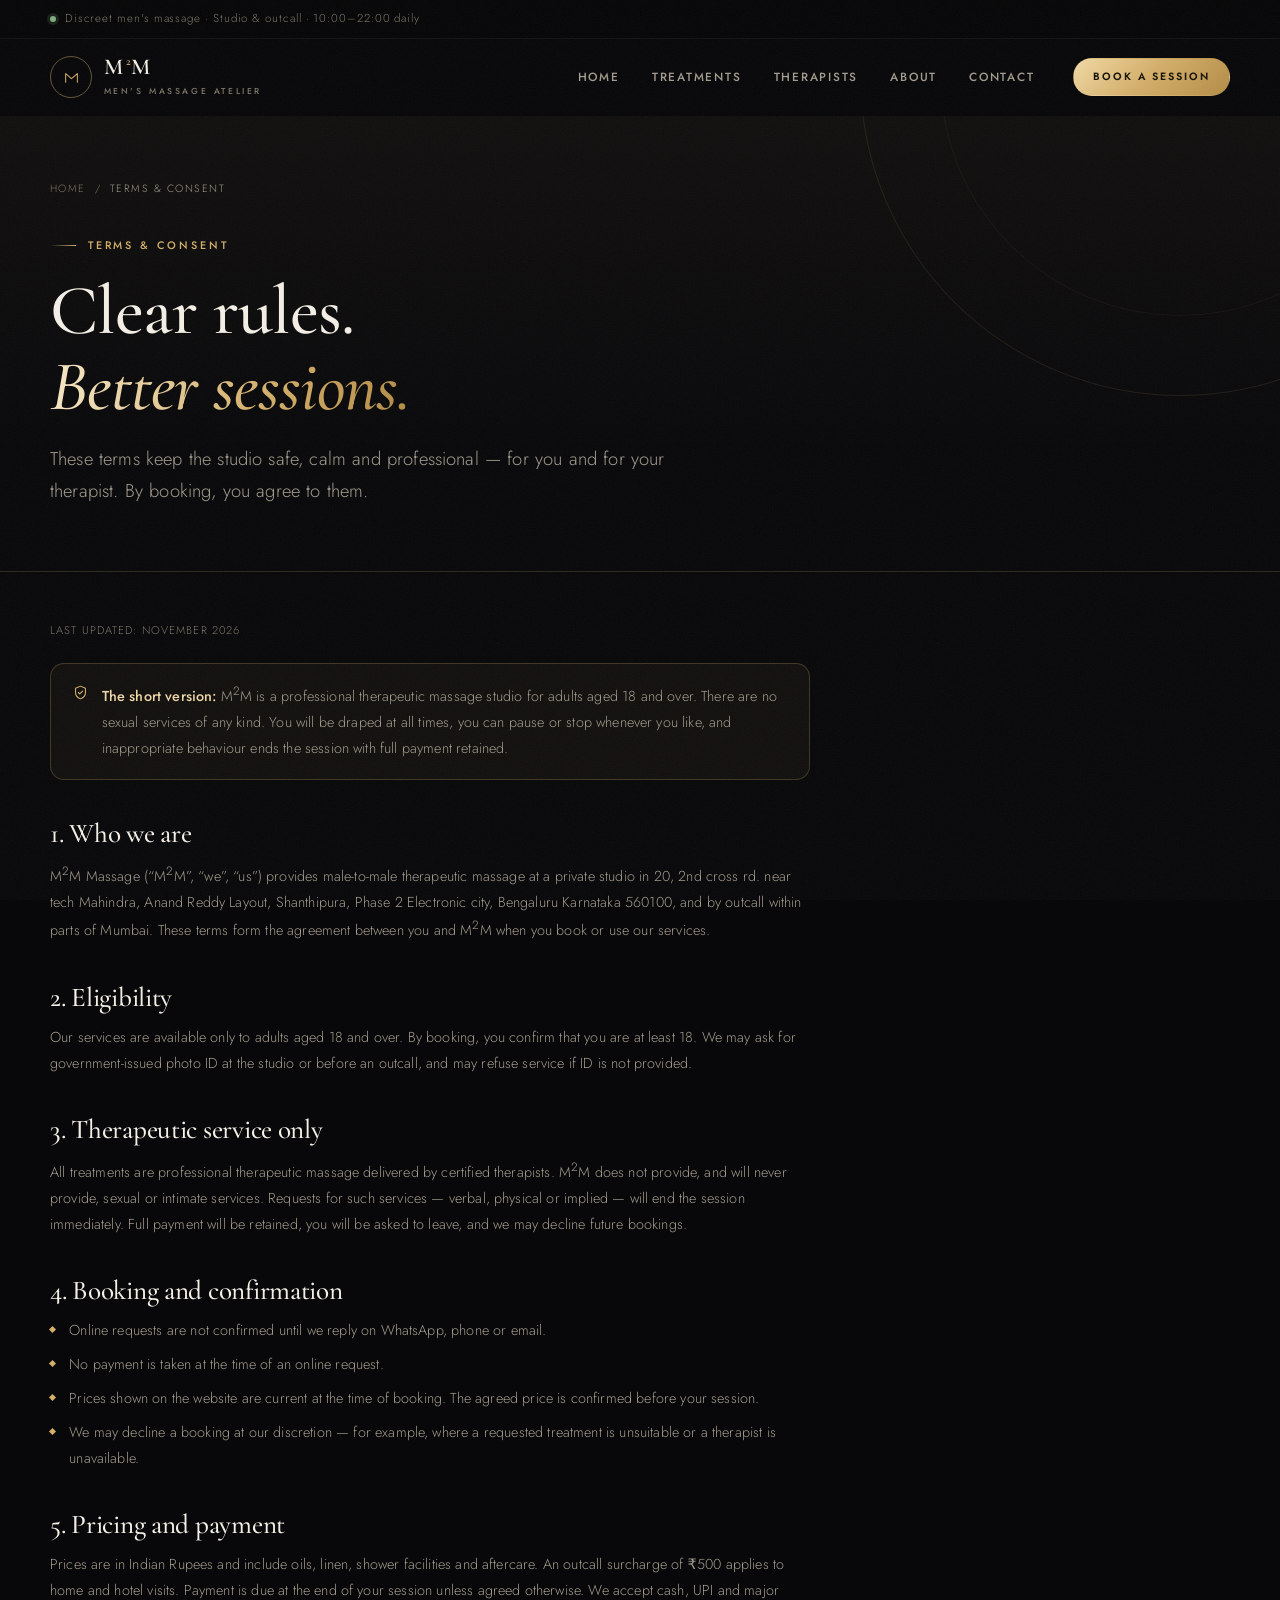
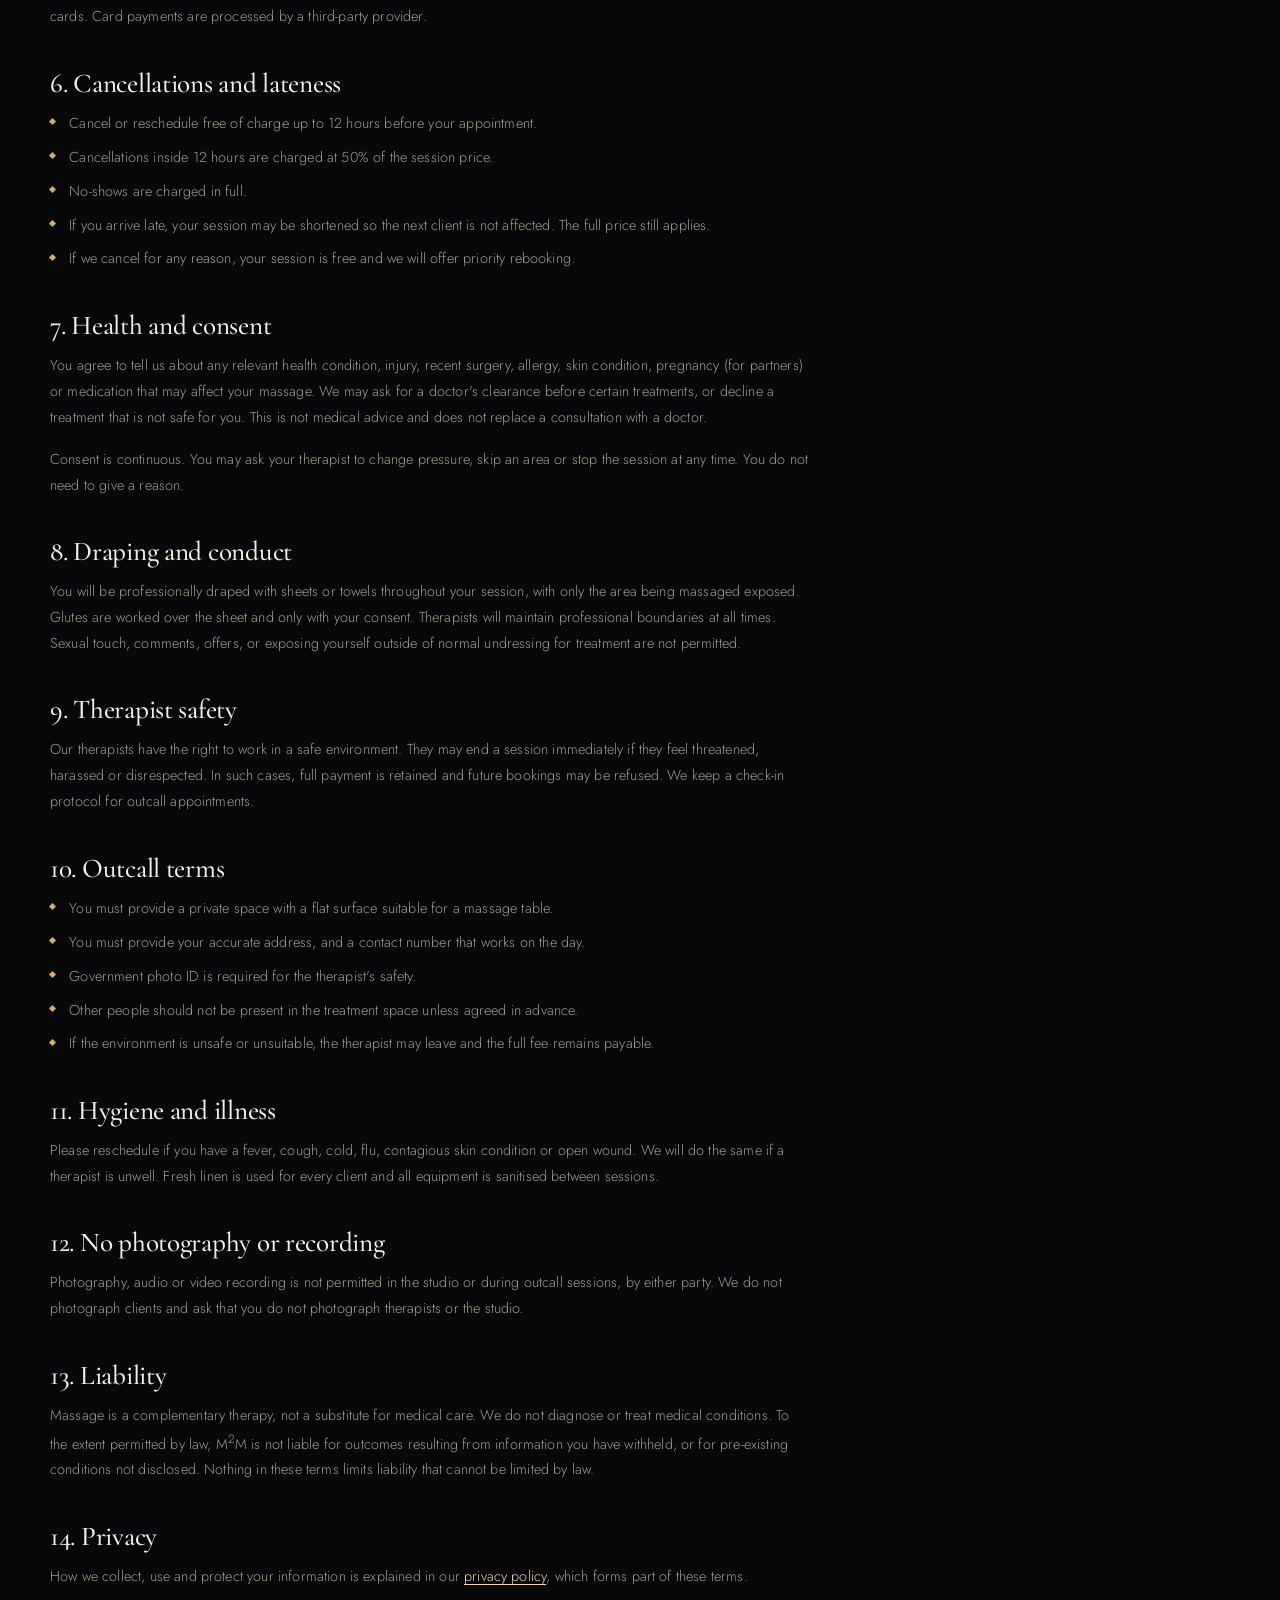
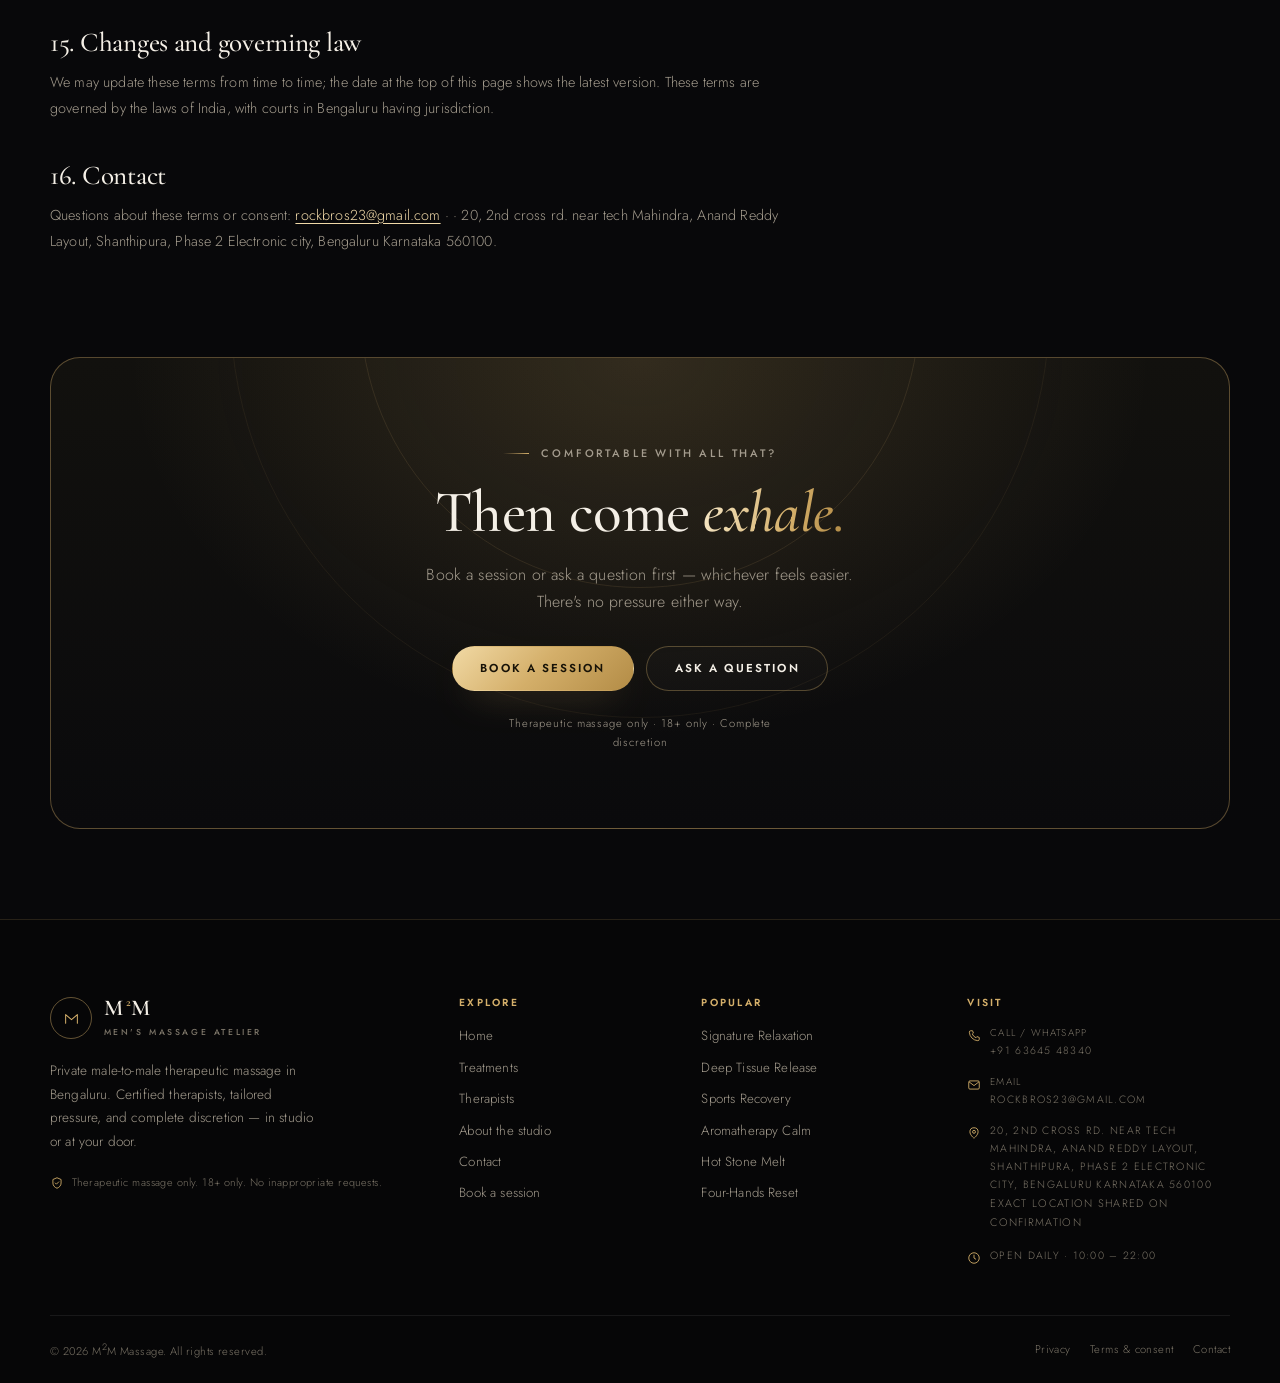
<file: terms.html>
﻿<!DOCTYPE html>
<html lang="en">
<head>
  <meta charset="UTF-8">
  <meta name="viewport" content="width=device-width, initial-scale=1, viewport-fit=cover">
  <title>Terms &amp; Consent | M2M Massage Bengaluru</title>
  <meta name="description" content="Booking terms, consent and studio policies for M2M Massage Mumbai. Therapeutic massage only, 18+, professional draping and mutual respect.">
  <meta name="theme-color" content="#08080a">
  <meta name="application-name" content="M2M Massage">
  <meta name="mobile-web-app-capable" content="yes">
  <meta name="apple-mobile-web-app-capable" content="yes">
  <meta name="apple-mobile-web-app-title" content="M2M Massage">
  <meta name="apple-mobile-web-app-status-bar-style" content="black">
  <link rel="manifest" href="manifest.webmanifest">
  <link rel="apple-touch-icon" href="assets/img/apple-touch-icon.png">
  <link rel="canonical" href="https://m2mmassage.com/terms.html">
  <link rel="icon" type="image/svg+xml" href="assets/img/favicon.svg">
  <meta name="robots" content="noindex, follow">
  <link rel="preconnect" href="https://fonts.googleapis.com">
  <link rel="preconnect" href="https://fonts.gstatic.com" crossorigin>
  <link href="https://fonts.googleapis.com/css2?family=Cormorant+Garamond:ital,wght@0,400;0,500;0,600;1,400;1,500&family=Jost:wght@300;400;500;600&display=swap" rel="stylesheet">
  <link rel="stylesheet" href="assets/css/style.css">
</head>
<body>

  <a class="skip-link" href="#main">Skip to content</a>

  <div class="topbar">
    <div class="container topbar__inner">
      <p><span class="topbar__dot" aria-hidden="true"></span> Discreet men's massage · Studio &amp; outcall · 10:00–22:00 daily</p>
    </div>
  </div>

  <header class="header" id="header">
    <div class="container header__inner">
      <a class="brand" href="index.html" aria-label="M2M Massage home">
        <span class="brand__mark" aria-hidden="true"><svg viewBox="0 0 64 64" fill="none" stroke="currentColor" stroke-width="2.6" stroke-linecap="round" stroke-linejoin="round"><path d="M17 44V22l15 13 15-13v22"/></svg></span>
        <span class="brand__text"><span class="brand__name">M<sup>2</sup>M</span><span class="brand__sub">Men's Massage Atelier</span></span>
      </a>
      <nav class="nav" id="nav" aria-label="Primary">
        <a class="nav__link" href="index.html">Home</a>
        <a class="nav__link" href="services.html">Treatments</a>
        <a class="nav__link" href="therapists.html">Therapists</a>
        <a class="nav__link" href="about.html">About</a>
        <a class="nav__link" href="contact.html">Contact</a>
        <a class="btn btn--gold btn--sm" href="booking.html">Book a session</a>
      </nav>
      <button class="nav-toggle" type="button" aria-label="Open menu" aria-expanded="false" aria-controls="nav"><span></span></button>
    </div>
  </header>
  <div class="nav-scrim" aria-hidden="true"></div>

  <main id="main">
    <section class="page-hero">
      <div class="container">
        <nav class="crumbs" aria-label="Breadcrumb"><a href="index.html">Home</a><span aria-hidden="true">/</span><span aria-current="page">Terms &amp; consent</span></nav>
        <p class="eyebrow">Terms &amp; consent</p>
        <h1>Clear rules.<br><em>Better sessions.</em></h1>
        <p class="lead">These terms keep the studio safe, calm and professional — for you and for your therapist. By booking, you agree to them.</p>
      </div>
    </section>

    <section class="section" style="padding-top:clamp(2rem,4vw,3rem)">
      <div class="container">
        <div class="prose">
          <p class="updated">Last updated: November 2026</p>

          <div class="notice" style="margin-top:1.4rem">
            <svg viewBox="0 0 24 24" fill="none" stroke="currentColor" stroke-width="1.5" aria-hidden="true"><path d="M12 3l7 3v6c0 4.5-3 7.5-7 9-4-1.5-7-4.5-7-9V6l7-3Z" stroke-linejoin="round"/><path d="M9 12l2 2 4-4" stroke-linecap="round" stroke-linejoin="round"/></svg>
            <p><strong>The short version:</strong> M<sup>2</sup>M is a professional therapeutic massage studio for adults aged 18 and over. There are no sexual services of any kind. You will be draped at all times, you can pause or stop whenever you like, and inappropriate behaviour ends the session with full payment retained.</p>
          </div>

          <h2>1. Who we are</h2>
          <p>M<sup>2</sup>M Massage (“M<sup>2</sup>M”, “we”, “us”) provides male-to-male therapeutic massage at a private studio in 20, 2nd cross rd. near tech Mahindra, Anand Reddy Layout, Shanthipura, Phase 2 Electronic city, Bengaluru Karnataka 560100, and by outcall within parts of Mumbai. These terms form the agreement between you and M<sup>2</sup>M when you book or use our services.</p>

          <h2>2. Eligibility</h2>
          <p>Our services are available only to adults aged 18 and over. By booking, you confirm that you are at least 18. We may ask for government-issued photo ID at the studio or before an outcall, and may refuse service if ID is not provided.</p>

          <h2>3. Therapeutic service only</h2>
          <p>All treatments are professional therapeutic massage delivered by certified therapists. M<sup>2</sup>M does not provide, and will never provide, sexual or intimate services. Requests for such services — verbal, physical or implied — will end the session immediately. Full payment will be retained, you will be asked to leave, and we may decline future bookings.</p>

          <h2>4. Booking and confirmation</h2>
          <ul>
            <li>Online requests are not confirmed until we reply on WhatsApp, phone or email.</li>
            <li>No payment is taken at the time of an online request.</li>
            <li>Prices shown on the website are current at the time of booking. The agreed price is confirmed before your session.</li>
            <li>We may decline a booking at our discretion — for example, where a requested treatment is unsuitable or a therapist is unavailable.</li>
          </ul>

          <h2>5. Pricing and payment</h2>
          <p>Prices are in Indian Rupees and include oils, linen, shower facilities and aftercare. An outcall surcharge of ₹500 applies to home and hotel visits. Payment is due at the end of your session unless agreed otherwise. We accept cash, UPI and major cards. Card payments are processed by a third-party provider.</p>

          <h2>6. Cancellations and lateness</h2>
          <ul>
            <li>Cancel or reschedule free of charge up to 12 hours before your appointment.</li>
            <li>Cancellations inside 12 hours are charged at 50% of the session price.</li>
            <li>No-shows are charged in full.</li>
            <li>If you arrive late, your session may be shortened so the next client is not affected. The full price still applies.</li>
            <li>If we cancel for any reason, your session is free and we will offer priority rebooking.</li>
          </ul>

          <h2>7. Health and consent</h2>
          <p>You agree to tell us about any relevant health condition, injury, recent surgery, allergy, skin condition, pregnancy (for partners) or medication that may affect your massage. We may ask for a doctor's clearance before certain treatments, or decline a treatment that is not safe for you. This is not medical advice and does not replace a consultation with a doctor.</p>
          <p>Consent is continuous. You may ask your therapist to change pressure, skip an area or stop the session at any time. You do not need to give a reason.</p>

          <h2>8. Draping and conduct</h2>
          <p>You will be professionally draped with sheets or towels throughout your session, with only the area being massaged exposed. Glutes are worked over the sheet and only with your consent. Therapists will maintain professional boundaries at all times. Sexual touch, comments, offers, or exposing yourself outside of normal undressing for treatment are not permitted.</p>

          <h2>9. Therapist safety</h2>
          <p>Our therapists have the right to work in a safe environment. They may end a session immediately if they feel threatened, harassed or disrespected. In such cases, full payment is retained and future bookings may be refused. We keep a check-in protocol for outcall appointments.</p>

          <h2>10. Outcall terms</h2>
          <ul>
            <li>You must provide a private space with a flat surface suitable for a massage table.</li>
            <li>You must provide your accurate address, and a contact number that works on the day.</li>
            <li>Government photo ID is required for the therapist's safety.</li>
            <li>Other people should not be present in the treatment space unless agreed in advance.</li>
            <li>If the environment is unsafe or unsuitable, the therapist may leave and the full fee remains payable.</li>
          </ul>

          <h2>11. Hygiene and illness</h2>
          <p>Please reschedule if you have a fever, cough, cold, flu, contagious skin condition or open wound. We will do the same if a therapist is unwell. Fresh linen is used for every client and all equipment is sanitised between sessions.</p>

          <h2>12. No photography or recording</h2>
          <p>Photography, audio or video recording is not permitted in the studio or during outcall sessions, by either party. We do not photograph clients and ask that you do not photograph therapists or the studio.</p>

          <h2>13. Liability</h2>
          <p>Massage is a complementary therapy, not a substitute for medical care. We do not diagnose or treat medical conditions. To the extent permitted by law, M<sup>2</sup>M is not liable for outcomes resulting from information you have withheld, or for pre-existing conditions not disclosed. Nothing in these terms limits liability that cannot be limited by law.</p>

          <h2>14. Privacy</h2>
          <p>How we collect, use and protect your information is explained in our <a href="privacy.html">privacy policy</a>, which forms part of these terms.</p>

          <h2>15. Changes and governing law</h2>
          <p>We may update these terms from time to time; the date at the top of this page shows the latest version. These terms are governed by the laws of India, with courts in Bengaluru having jurisdiction.</p>

          <h2>16. Contact</h2>
          <p>Questions about these terms or consent: <a href="mailto:rockbros23@gmail.com">rockbros23@gmail.com</a> ·  · 20, 2nd cross rd. near tech Mahindra, Anand Reddy Layout, Shanthipura, Phase 2 Electronic city, Bengaluru Karnataka 560100.</p>
        </div>
      </div>
    </section>

    <section class="cta-band" style="padding-top:0">
      <div class="container">
        <div class="cta-band__panel reveal">
          <div class="cta-band__inner">
            <p class="eyebrow" style="justify-content:center">Comfortable with all that?</p>
            <h2>Then come <em>exhale.</em></h2>
            <p>Book a session or ask a question first — whichever feels easier. There's no pressure either way.</p>
            <div class="cta-band__actions">
              <a class="btn btn--gold" href="booking.html">Book a session</a>
              <a class="btn btn--ghost" href="contact.html">Ask a question</a>
            </div>
            <p class="cta-band__note">Therapeutic massage only · 18+ only · Complete discretion</p>
          </div>
        </div>
      </div>
    </section>
  </main>

  <footer class="footer">
    <div class="container">
      <div class="footer__grid">
        <div>
          <a class="brand" href="index.html" aria-label="M2M Massage home">
            <span class="brand__mark" aria-hidden="true"><svg viewBox="0 0 64 64" fill="none" stroke="currentColor" stroke-width="2.6" stroke-linecap="round" stroke-linejoin="round"><path d="M17 44V22l15 13 15-13v22"/></svg></span>
            <span class="brand__text"><span class="brand__name">M<sup>2</sup>M</span><span class="brand__sub">Men's Massage Atelier</span></span>
          </a>
          <p class="footer__about">Private male-to-male therapeutic massage in Bengaluru. Certified therapists, tailored pressure, and complete discretion — in studio or at your door.</p>
          <p class="footer__discretion">
            <svg viewBox="0 0 24 24" fill="none" stroke="currentColor" stroke-width="1.5" aria-hidden="true"><path d="M12 3l7 3v6c0 4.5-3 7.5-7 9-4-1.5-7-4.5-7-9V6l7-3Z" stroke-linejoin="round"/><path d="M9 12l2 2 4-4" stroke-linecap="round" stroke-linejoin="round"/></svg>
            Therapeutic massage only. 18+ only. No inappropriate requests.
          </p>
        </div>
        <div>
          <h3>Explore</h3>
          <div class="footer__links"><a href="index.html">Home</a><a href="services.html">Treatments</a><a href="therapists.html">Therapists</a><a href="about.html">About the studio</a><a href="contact.html">Contact</a><a href="booking.html">Book a session</a></div>
        </div>
        <div>
          <h3>Popular</h3>
          <div class="footer__links"><a href="services.html#signature">Signature Relaxation</a><a href="services.html#deep-tissue">Deep Tissue Release</a><a href="services.html#sports">Sports Recovery</a><a href="services.html#aromatherapy">Aromatherapy Calm</a><a href="services.html#hot-stone">Hot Stone Melt</a><a href="services.html#four-hands">Four-Hands Reset</a></div>
        </div>
        <div>
          <h3>Visit</h3>
          <div class="footer__contact">
            <a href="tel:+916364548340">
              <svg viewBox="0 0 24 24" fill="none" stroke="currentColor" stroke-width="1.5" aria-hidden="true"><path d="M6.5 3h3l1.5 4-2 1.5a12 12 0 0 0 6.5 6.5L17 13l4 1.5v3A2.5 2.5 0 0 1 18.5 20 15.5 15.5 0 0 1 4 5.5 2.5 2.5 0 0 1 6.5 3Z" stroke-linejoin="round"/></svg>
              <span><span style="margin:0;display:block;color:var(--muted-2);font-size:.62rem;letter-spacing:.12em">Call / WhatsApp</span>+91 63645 48340</span>
            </a>
            <a href="mailto:rockbros23@gmail.com">
              <svg viewBox="0 0 24 24" fill="none" stroke="currentColor" stroke-width="1.5" aria-hidden="true"><rect x="3" y="5" width="18" height="14" rx="2"/><path d="m4 7 8 6 8-6" stroke-linecap="round" stroke-linejoin="round"/></svg>
              <span><span style="margin:0;display:block;color:var(--muted-2);font-size:.62rem;letter-spacing:.12em">Email</span>rockbros23@gmail.com</span>
            </a>
            <p style="margin:0;display:flex;gap:.55rem;align-items:flex-start">
              <svg viewBox="0 0 24 24" fill="none" stroke="currentColor" stroke-width="1.5" aria-hidden="true" style="width:14px;height:14px;color:var(--gold);flex:none;margin-top:.25rem"><path d="M12 21s7-5.5 7-11a7 7 0 1 0-14 0c0 5.5 7 11 7 11Z" stroke-linejoin="round"/><circle cx="12" cy="10" r="2.5"/></svg>
              <span>20, 2nd cross rd. near tech Mahindra, Anand Reddy Layout, Shanthipura, Phase 2 Electronic city, Bengaluru Karnataka 560100<br><span style="font-size:.68rem;color:var(--muted-2)">Exact location shared on confirmation</span></span>
            </p>
            <p style="margin:0;display:flex;gap:.55rem;align-items:flex-start">
              <svg viewBox="0 0 24 24" fill="none" stroke="currentColor" stroke-width="1.5" aria-hidden="true" style="width:14px;height:14px;color:var(--gold);flex:none;margin-top:.25rem"><circle cx="12" cy="12" r="9"/><path d="M12 7v5l3 2" stroke-linecap="round"/></svg>
              <span>Open daily · 10:00 – 22:00</span>
            </p>
          </div>
        </div>
      </div>
      <div class="footer__bottom">
        <p style="margin:0">© <span data-year>2026</span> M<sup>2</sup>M Massage. All rights reserved.</p>
        <div class="footer__legal"><a href="privacy.html">Privacy</a><a href="terms.html">Terms &amp; consent</a><a href="contact.html">Contact</a></div>
      </div>
    </div>
  </footer>

  <div class="mobile-cta">
    <a class="btn btn--gold" href="booking.html">Book a session</a>
    <a class="icon-btn" href="tel:+916364548340" aria-label="Call M2M Massage">
      <svg viewBox="0 0 24 24" fill="none" stroke="currentColor" stroke-width="1.6"><path d="M6.5 3h3l1.5 4-2 1.5a12 12 0 0 0 6.5 6.5L17 13l4 1.5v3A2.5 2.5 0 0 1 18.5 20 15.5 15.5 0 0 1 4 5.5 2.5 2.5 0 0 1 6.5 3Z" stroke-linejoin="round"/></svg>
    </a>
    <a class="icon-btn" href="https://wa.me/916364548340?text=Hi%20M2M%2C%20I%27d%20like%20to%20book%20a%20massage." data-wa aria-label="Message M2M Massage on WhatsApp">
      <svg viewBox="0 0 24 24" fill="currentColor"><path d="M12.04 2a9.9 9.9 0 0 0-8.5 15L2 22l5.2-1.4A9.9 9.9 0 1 0 12.04 2Zm0 1.8a8.1 8.1 0 1 1-4.1 15.1l-.3-.2-3 .8.8-2.9-.2-.3a8.1 8.1 0 0 1 6.8-12.5Zm-3.6 4c-.2 0-.5 0-.7.4-.3.4-.9 1-.9 2s.7 2 .8 2.2c.1.2 1.4 2.3 3.5 3.1 1.7.7 2.1.6 2.5.5.4 0 1.2-.5 1.4-1 .2-.5.2-.9.1-1l-.2-.2-1.4-.7c-.2-.1-.4-.1-.5.1l-.7.9c-.1.1-.2.2-.4.1-.2-.1-1-.4-1.9-1.2-.7-.6-1.2-1.4-1.3-1.6-.1-.2 0-.3.1-.4l.4-.5.2-.4c0-.2 0-.3-.1-.4l-.7-1.7c-.2-.4-.4-.4-.5-.4h-.3Z"/></svg>
    </a>
  </div>

  <script src="assets/js/main.js" defer></script>
</body>
</html>
</file>
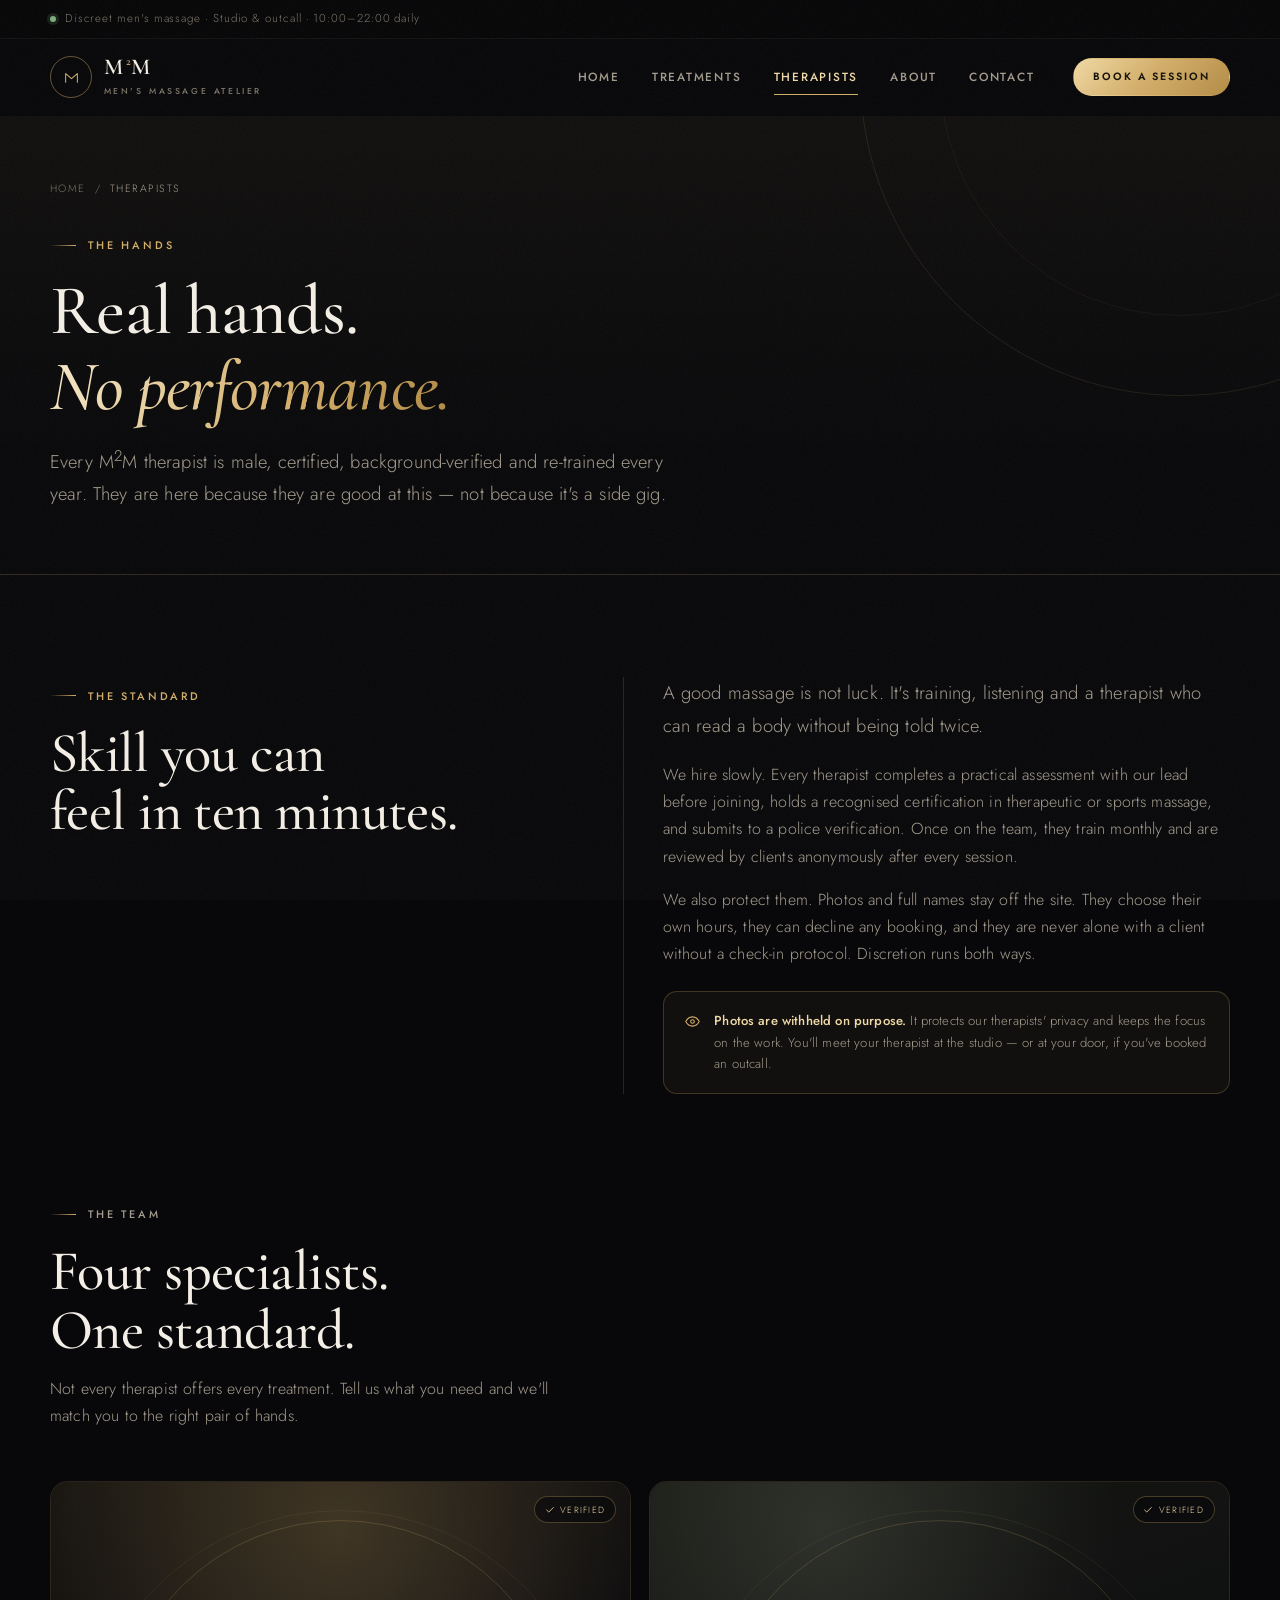
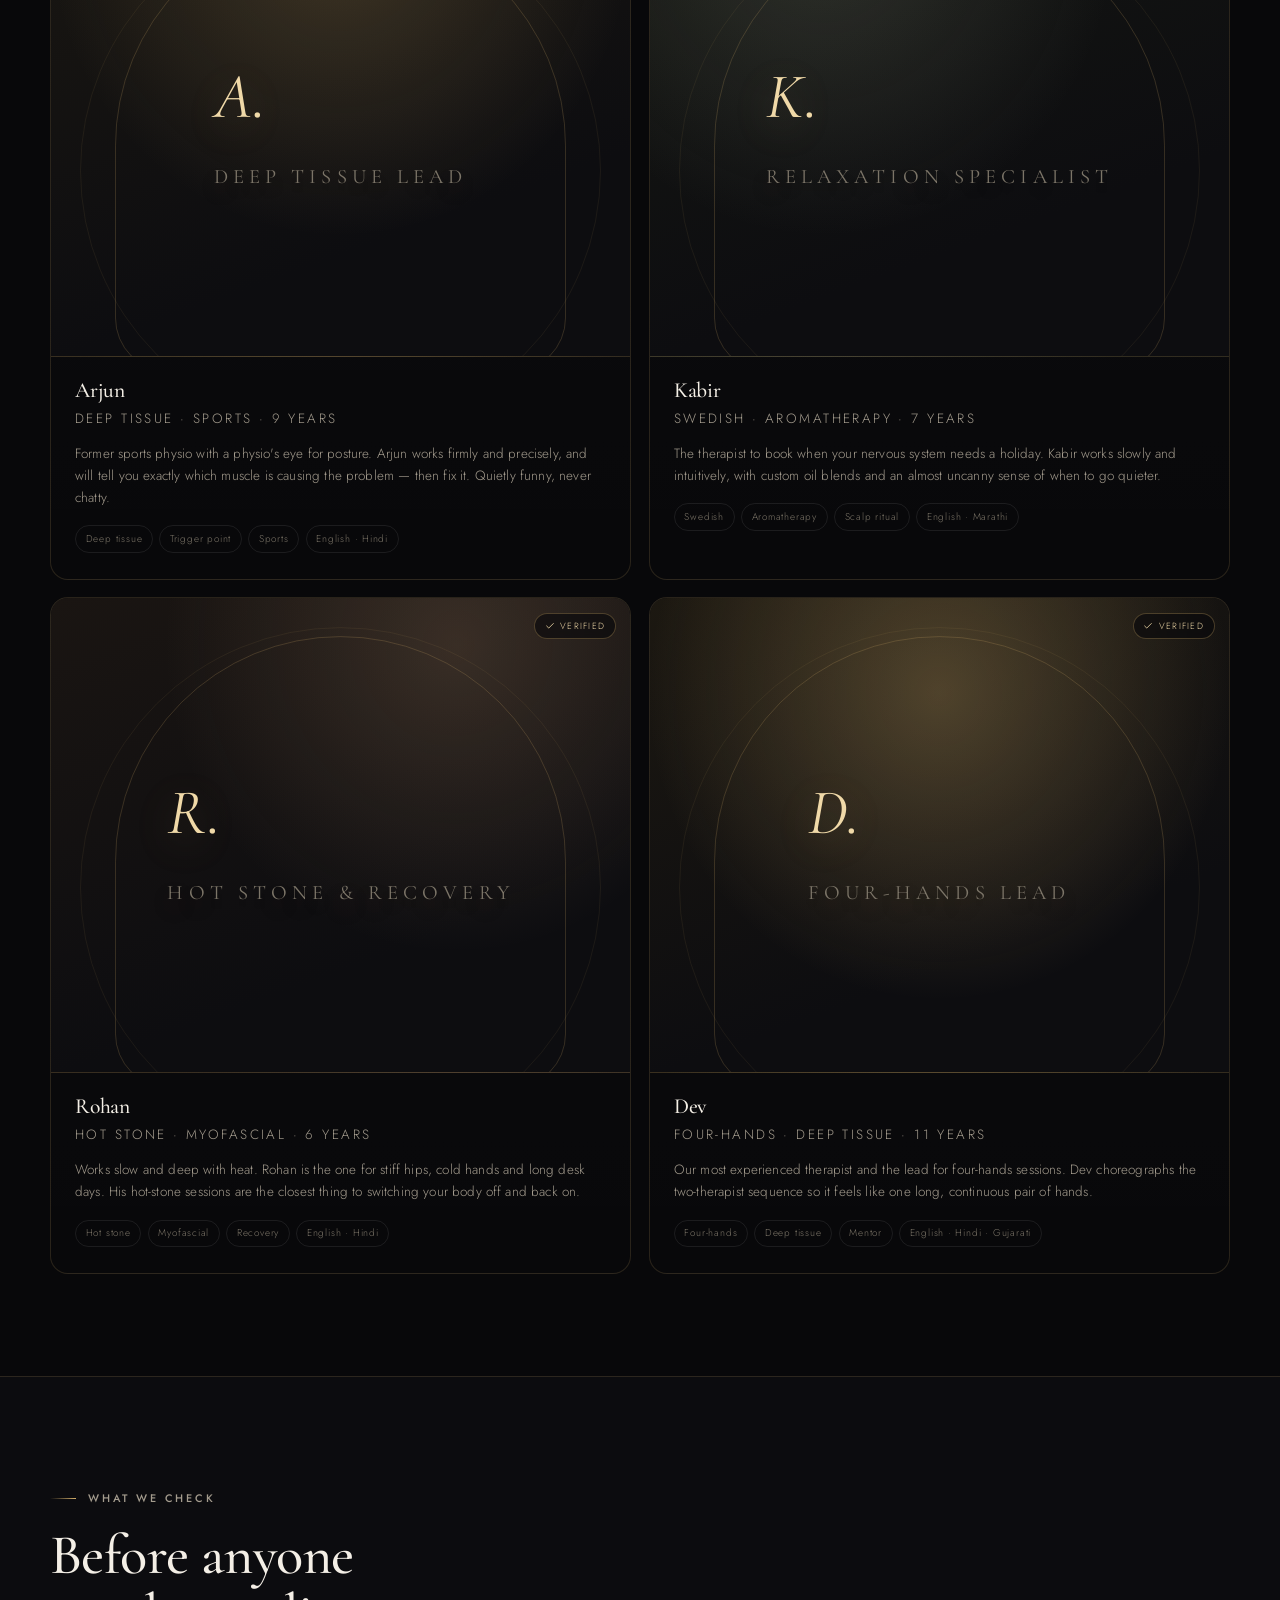
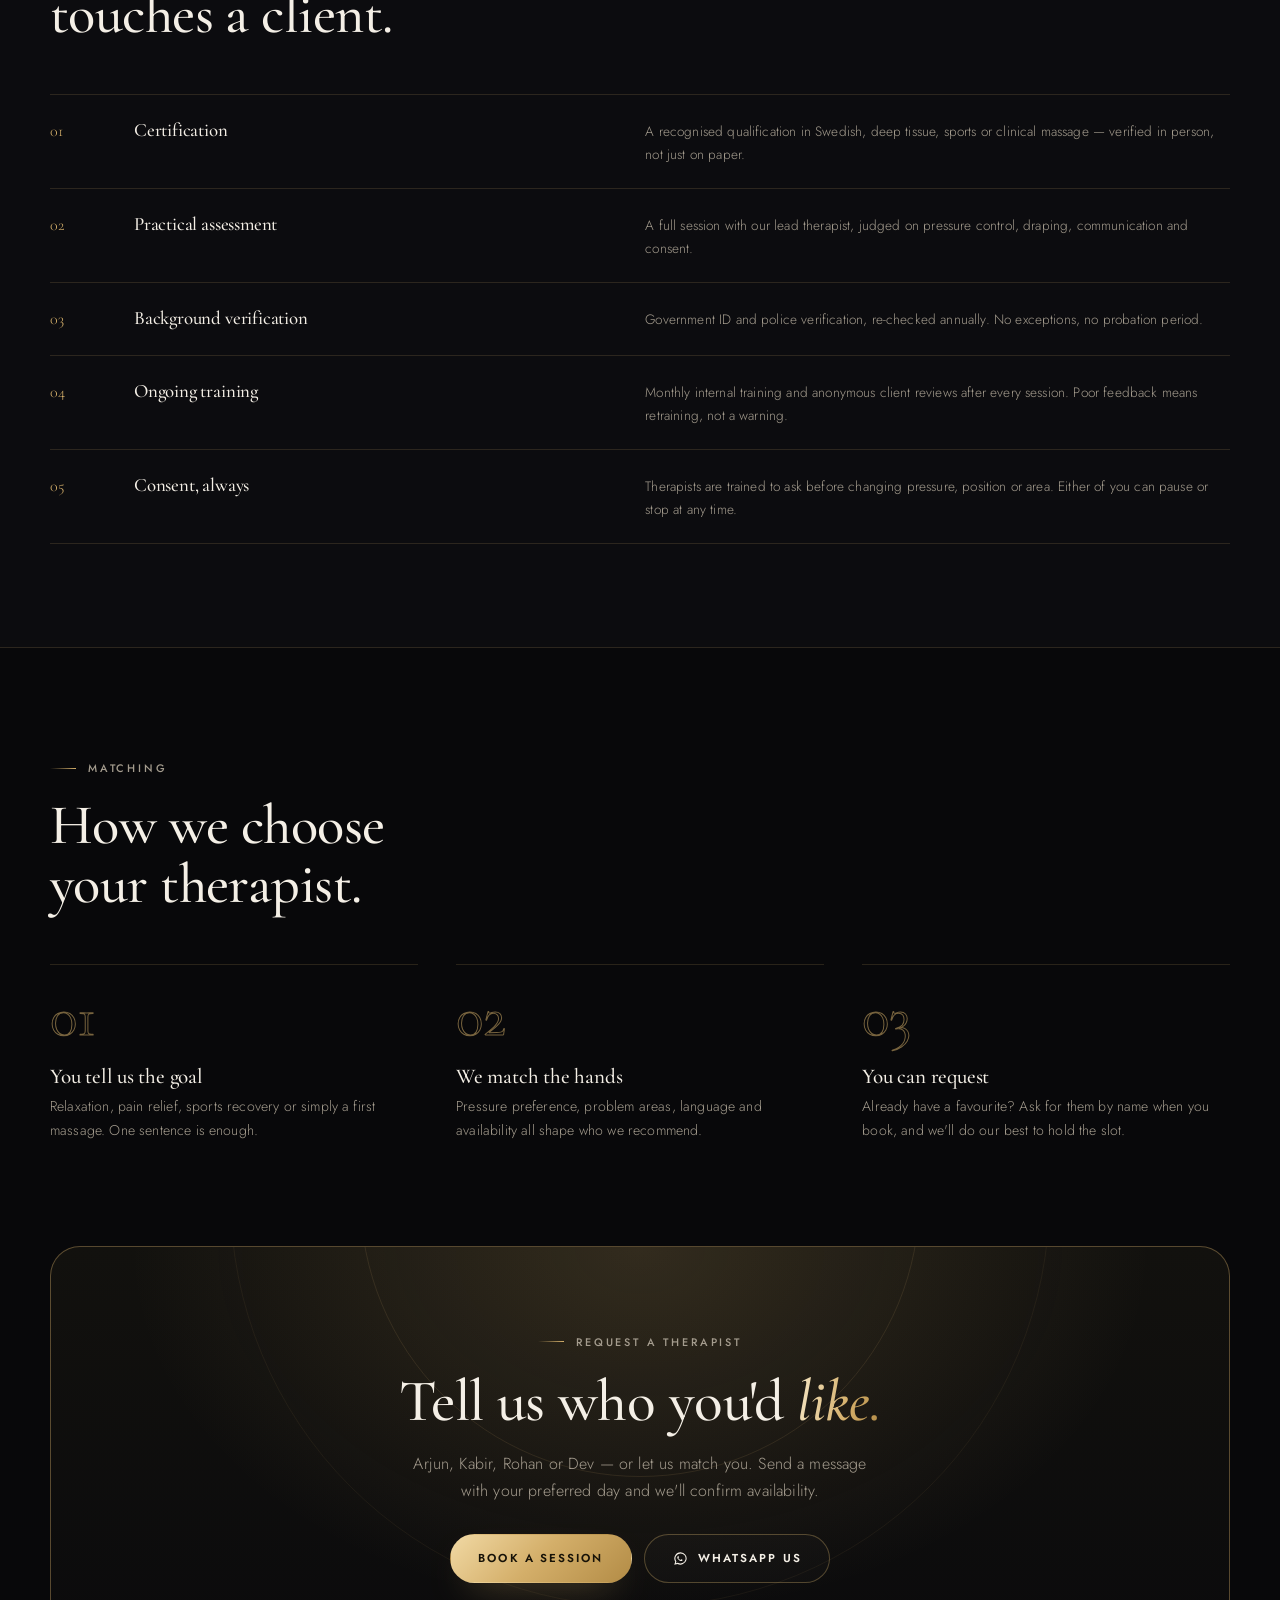
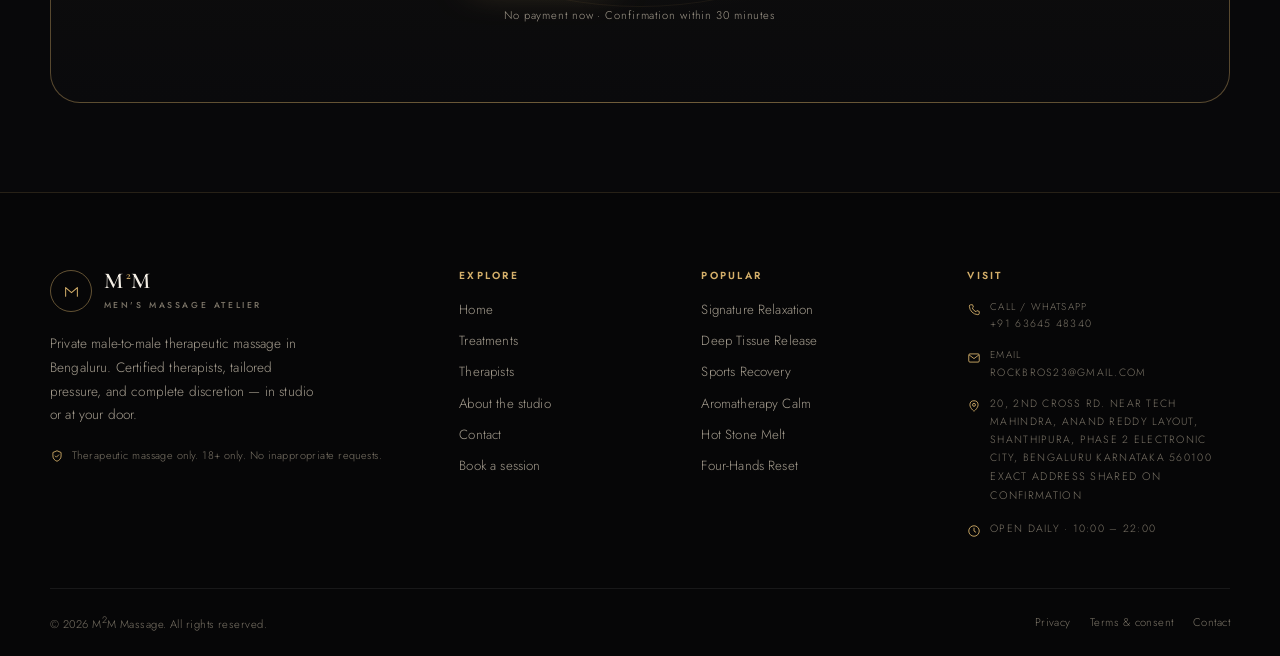
<file: therapists.html>
﻿<!DOCTYPE html>
<html lang="en">
<head>
  <meta charset="UTF-8">
  <meta name="viewport" content="width=device-width, initial-scale=1, viewport-fit=cover">
  <title>Therapists | M2M Massage Bengaluru</title>
  <meta name="description" content="Meet M2M Massage's certified male therapists in Bengaluru. Deep tissue, sports recovery, aromatherapy and hot stone specialists. Vetted and discreet.">
  <meta name="theme-color" content="#08080a">
  <meta name="application-name" content="M2M Massage">
  <meta name="mobile-web-app-capable" content="yes">
  <meta name="apple-mobile-web-app-capable" content="yes">
  <meta name="apple-mobile-web-app-title" content="M2M Massage">
  <meta name="apple-mobile-web-app-status-bar-style" content="black">
  <link rel="manifest" href="manifest.webmanifest">
  <link rel="apple-touch-icon" href="assets/img/apple-touch-icon.png">
  <link rel="canonical" href="https://m2mmassage.com/therapists.html">
  <link rel="icon" type="image/svg+xml" href="assets/img/favicon.svg">
  <meta property="og:type" content="website">
  <meta property="og:site_name" content="M2M Massage">
  <meta property="og:locale" content="en_IN">
  <meta property="og:title" content="Our Therapists | M2M Massage">
  <meta property="og:description" content="Certified male therapists in Bengaluru. Vetted, trained, discreet. Photos withheld for privacy.">
  <meta property="og:url" content="https://m2mmassage.com/therapists.html">
  <meta property="og:image" content="https://m2mmassage.com/assets/img/og-cover.png">
  <meta property="og:image:width" content="1200">
  <meta property="og:image:height" content="630">
  <meta property="og:image:alt" content="M2M Massage — private men's massage studio in Bengaluru">
  <meta name="twitter:card" content="summary_large_image">
  <meta name="twitter:title" content="Our Therapists | M2M Massage">
  <meta name="twitter:description" content="Certified male therapists in Bengaluru. Vetted, trained, discreet. Photos withheld for privacy.">
  <meta name="twitter:image" content="https://m2mmassage.com/assets/img/og-cover.png">
  <link rel="preconnect" href="https://fonts.googleapis.com">
  <link rel="preconnect" href="https://fonts.gstatic.com" crossorigin>
  <link href="https://fonts.googleapis.com/css2?family=Cormorant+Garamond:ital,wght@0,400;0,500;0,600;1,400;1,500&family=Jost:wght@300;400;500;600&display=swap" rel="stylesheet">
  <link rel="stylesheet" href="assets/css/style.css">
</head>
<body>

  <a class="skip-link" href="#main">Skip to content</a>

  <div class="topbar">
    <div class="container topbar__inner">
      <p><span class="topbar__dot" aria-hidden="true"></span> Discreet men's massage · Studio &amp; outcall · 10:00–22:00 daily</p>
    </div>
  </div>

  <header class="header" id="header">
    <div class="container header__inner">
      <a class="brand" href="index.html" aria-label="M2M Massage home">
        <span class="brand__mark" aria-hidden="true"><svg viewBox="0 0 64 64" fill="none" stroke="currentColor" stroke-width="2.6" stroke-linecap="round" stroke-linejoin="round"><path d="M17 44V22l15 13 15-13v22"/></svg></span>
        <span class="brand__text"><span class="brand__name">M<sup>2</sup>M</span><span class="brand__sub">Men's Massage Atelier</span></span>
      </a>
      <nav class="nav" id="nav" aria-label="Primary">
        <a class="nav__link" href="index.html">Home</a>
        <a class="nav__link" href="services.html">Treatments</a>
        <a class="nav__link" href="therapists.html" aria-current="page">Therapists</a>
        <a class="nav__link" href="about.html">About</a>
        <a class="nav__link" href="contact.html">Contact</a>
        <a class="btn btn--gold btn--sm" href="booking.html">Book a session</a>
      </nav>
      <button class="nav-toggle" type="button" aria-label="Open menu" aria-expanded="false" aria-controls="nav"><span></span></button>
    </div>
  </header>
  <div class="nav-scrim" aria-hidden="true"></div>

  <main id="main">
    <section class="page-hero">
      <div class="container">
        <nav class="crumbs" aria-label="Breadcrumb"><a href="index.html">Home</a><span aria-hidden="true">/</span><span aria-current="page">Therapists</span></nav>
        <p class="eyebrow">The hands</p>
        <h1>Real hands.<br><em>No performance.</em></h1>
        <p class="lead">Every M<sup>2</sup>M therapist is male, certified, background-verified and re-trained every year. They are here because they are good at this — not because it's a side gig.</p>
      </div>
    </section>

    <section class="section">
      <div class="container intro__grid">
        <div>
          <p class="eyebrow">The standard</p>
          <h2 class="display">Skill you can<br>feel in ten minutes.</h2>
        </div>
        <div class="intro__body">
          <p class="lead">A good massage is not luck. It's training, listening and a therapist who can read a body without being told twice.</p>
          <p>We hire slowly. Every therapist completes a practical assessment with our lead before joining, holds a recognised certification in therapeutic or sports massage, and submits to a police verification. Once on the team, they train monthly and are reviewed by clients anonymously after every session.</p>
          <p>We also protect them. Photos and full names stay off the site. They choose their own hours, they can decline any booking, and they are never alone with a client without a check-in protocol. Discretion runs both ways.</p>
          <div class="notice">
            <svg viewBox="0 0 24 24" fill="none" stroke="currentColor" stroke-width="1.5" aria-hidden="true"><path d="M2.5 12s3.5-6.5 9.5-6.5S21.5 12 21.5 12 18 18.5 12 18.5 2.5 12 2.5 12Z" stroke-linejoin="round"/><circle cx="12" cy="12" r="2.6"/></svg>
            <p><strong>Photos are withheld on purpose.</strong> It protects our therapists' privacy and keeps the focus on the work. You'll meet your therapist at the studio — or at your door, if you've booked an outcall.</p>
          </div>
        </div>
      </div>
    </section>

    <section class="section" style="padding-top:0">
      <div class="container">
        <div class="section-head">
          <p class="eyebrow">The team</p>
          <h2 class="display">Four specialists.<br>One standard.</h2>
          <p>Not every therapist offers every treatment. Tell us what you need and we'll match you to the right pair of hands.</p>
        </div>

        <div class="team-grid team-grid--four">
          <article class="tcard reveal">
            <span class="tcard__verified"><svg viewBox="0 0 24 24" fill="none" stroke="currentColor" stroke-width="2" aria-hidden="true"><path d="M20 6 9 17l-5-5" stroke-linecap="round" stroke-linejoin="round"/></svg> Verified</span>
            <div class="tcard__visual"><span class="tcard__initials">A.<small>Deep tissue lead</small></span></div>
            <div class="tcard__body">
              <h3>Arjun</h3>
              <p class="tcard__role">Deep tissue · Sports · 9 years</p>
              <p>Former sports physio with a physio's eye for posture. Arjun works firmly and precisely, and will tell you exactly which muscle is causing the problem — then fix it. Quietly funny, never chatty.</p>
              <div class="tcard__tags"><span>Deep tissue</span><span>Trigger point</span><span>Sports</span><span>English · Hindi</span></div>
            </div>
          </article>

          <article class="tcard tcard--2 reveal" style="--d:.08s">
            <span class="tcard__verified"><svg viewBox="0 0 24 24" fill="none" stroke="currentColor" stroke-width="2" aria-hidden="true"><path d="M20 6 9 17l-5-5" stroke-linecap="round" stroke-linejoin="round"/></svg> Verified</span>
            <div class="tcard__visual"><span class="tcard__initials">K.<small>Relaxation specialist</small></span></div>
            <div class="tcard__body">
              <h3>Kabir</h3>
              <p class="tcard__role">Swedish · Aromatherapy · 7 years</p>
              <p>The therapist to book when your nervous system needs a holiday. Kabir works slowly and intuitively, with custom oil blends and an almost uncanny sense of when to go quieter.</p>
              <div class="tcard__tags"><span>Swedish</span><span>Aromatherapy</span><span>Scalp ritual</span><span>English · Marathi</span></div>
            </div>
          </article>

          <article class="tcard tcard--3 reveal">
            <span class="tcard__verified"><svg viewBox="0 0 24 24" fill="none" stroke="currentColor" stroke-width="2" aria-hidden="true"><path d="M20 6 9 17l-5-5" stroke-linecap="round" stroke-linejoin="round"/></svg> Verified</span>
            <div class="tcard__visual"><span class="tcard__initials">R.<small>Hot stone &amp; recovery</small></span></div>
            <div class="tcard__body">
              <h3>Rohan</h3>
              <p class="tcard__role">Hot stone · Myofascial · 6 years</p>
              <p>Works slow and deep with heat. Rohan is the one for stiff hips, cold hands and long desk days. His hot-stone sessions are the closest thing to switching your body off and back on.</p>
              <div class="tcard__tags"><span>Hot stone</span><span>Myofascial</span><span>Recovery</span><span>English · Hindi</span></div>
            </div>
          </article>

          <article class="tcard tcard--4 reveal" style="--d:.08s">
            <span class="tcard__verified"><svg viewBox="0 0 24 24" fill="none" stroke="currentColor" stroke-width="2" aria-hidden="true"><path d="M20 6 9 17l-5-5" stroke-linecap="round" stroke-linejoin="round"/></svg> Verified</span>
            <div class="tcard__visual"><span class="tcard__initials">D.<small>Four-hands lead</small></span></div>
            <div class="tcard__body">
              <h3>Dev</h3>
              <p class="tcard__role">Four-hands · Deep tissue · 11 years</p>
              <p>Our most experienced therapist and the lead for four-hands sessions. Dev choreographs the two-therapist sequence so it feels like one long, continuous pair of hands.</p>
              <div class="tcard__tags"><span>Four-hands</span><span>Deep tissue</span><span>Mentor</span><span>English · Hindi · Gujarati</span></div>
            </div>
          </article>
        </div>
      </div>
    </section>

    <section class="section" style="background:var(--bg-2);border-block:1px solid var(--line)">
      <div class="container">
        <div class="section-head">
          <p class="eyebrow">What we check</p>
          <h2 class="display">Before anyone<br>touches a client.</h2>
        </div>
        <div class="standards">
          <div class="standard reveal">
            <span class="standard__num">01</span>
            <h3>Certification</h3>
            <p>A recognised qualification in Swedish, deep tissue, sports or clinical massage — verified in person, not just on paper.</p>
          </div>
          <div class="standard reveal">
            <span class="standard__num">02</span>
            <h3>Practical assessment</h3>
            <p>A full session with our lead therapist, judged on pressure control, draping, communication and consent.</p>
          </div>
          <div class="standard reveal">
            <span class="standard__num">03</span>
            <h3>Background verification</h3>
            <p>Government ID and police verification, re-checked annually. No exceptions, no probation period.</p>
          </div>
          <div class="standard reveal">
            <span class="standard__num">04</span>
            <h3>Ongoing training</h3>
            <p>Monthly internal training and anonymous client reviews after every session. Poor feedback means retraining, not a warning.</p>
          </div>
          <div class="standard reveal">
            <span class="standard__num">05</span>
            <h3>Consent, always</h3>
            <p>Therapists are trained to ask before changing pressure, position or area. Either of you can pause or stop at any time.</p>
          </div>
        </div>
      </div>
    </section>

    <section class="section">
      <div class="container">
        <div class="section-head">
          <p class="eyebrow">Matching</p>
          <h2 class="display">How we choose<br>your therapist.</h2>
        </div>
        <div class="steps">
          <div class="step reveal">
            <span class="step__num">01</span>
            <h3>You tell us the goal</h3>
            <p>Relaxation, pain relief, sports recovery or simply a first massage. One sentence is enough.</p>
          </div>
          <div class="step reveal" style="--d:.08s">
            <span class="step__num">02</span>
            <h3>We match the hands</h3>
            <p>Pressure preference, problem areas, language and availability all shape who we recommend.</p>
          </div>
          <div class="step reveal" style="--d:.16s">
            <span class="step__num">03</span>
            <h3>You can request</h3>
            <p>Already have a favourite? Ask for them by name when you book, and we'll do our best to hold the slot.</p>
          </div>
        </div>
      </div>
    </section>

    <section class="cta-band">
      <div class="container">
        <div class="cta-band__panel reveal">
          <div class="cta-band__inner">
            <p class="eyebrow" style="justify-content:center">Request a therapist</p>
            <h2>Tell us who you'd <em>like.</em></h2>
            <p>Arjun, Kabir, Rohan or Dev — or let us match you. Send a message with your preferred day and we'll confirm availability.</p>
            <div class="cta-band__actions">
              <a class="btn btn--gold" href="booking.html">Book a session</a>
              <a class="btn btn--ghost" href="https://wa.me/916364548340?text=Hi%20M2M%2C%20I%27d%20like%20to%20request%20a%20therapist." data-wa>
                <svg viewBox="0 0 24 24" fill="currentColor" aria-hidden="true"><path d="M12.04 2a9.9 9.9 0 0 0-8.5 15L2 22l5.2-1.4A9.9 9.9 0 1 0 12.04 2Zm0 1.8a8.1 8.1 0 1 1-4.1 15.1l-.3-.2-3 .8.8-2.9-.2-.3a8.1 8.1 0 0 1 6.8-12.5Zm-3.6 4c-.2 0-.5 0-.7.4-.3.4-.9 1-.9 2s.7 2 .8 2.2c.1.2 1.4 2.3 3.5 3.1 1.7.7 2.1.6 2.5.5.4 0 1.2-.5 1.4-1 .2-.5.2-.9.1-1l-.2-.2-1.4-.7c-.2-.1-.4-.1-.5.1l-.7.9c-.1.1-.2.2-.4.1-.2-.1-1-.4-1.9-1.2-.7-.6-1.2-1.4-1.3-1.6-.1-.2 0-.3.1-.4l.4-.5.2-.4c0-.2 0-.3-.1-.4l-.7-1.7c-.2-.4-.4-.4-.5-.4h-.3Z"/></svg>
                WhatsApp us
              </a>
            </div>
            <p class="cta-band__note">No payment now · Confirmation within 30 minutes</p>
          </div>
        </div>
      </div>
    </section>
  </main>

  <footer class="footer">
    <div class="container">
      <div class="footer__grid">
        <div>
          <a class="brand" href="index.html" aria-label="M2M Massage home">
            <span class="brand__mark" aria-hidden="true"><svg viewBox="0 0 64 64" fill="none" stroke="currentColor" stroke-width="2.6" stroke-linecap="round" stroke-linejoin="round"><path d="M17 44V22l15 13 15-13v22"/></svg></span>
            <span class="brand__text"><span class="brand__name">M<sup>2</sup>M</span><span class="brand__sub">Men's Massage Atelier</span></span>
          </a>
          <p class="footer__about">Private male-to-male therapeutic massage in Bengaluru. Certified therapists, tailored pressure, and complete discretion — in studio or at your door.</p>
          <p class="footer__discretion">
            <svg viewBox="0 0 24 24" fill="none" stroke="currentColor" stroke-width="1.5" aria-hidden="true"><path d="M12 3l7 3v6c0 4.5-3 7.5-7 9-4-1.5-7-4.5-7-9V6l7-3Z" stroke-linejoin="round"/><path d="M9 12l2 2 4-4" stroke-linecap="round" stroke-linejoin="round"/></svg>
            Therapeutic massage only. 18+ only. No inappropriate requests.
          </p>
        </div>
        <div>
          <h3>Explore</h3>
          <div class="footer__links"><a href="index.html">Home</a><a href="services.html">Treatments</a><a href="therapists.html">Therapists</a><a href="about.html">About the studio</a><a href="contact.html">Contact</a><a href="booking.html">Book a session</a></div>
        </div>
        <div>
          <h3>Popular</h3>
          <div class="footer__links"><a href="services.html#signature">Signature Relaxation</a><a href="services.html#deep-tissue">Deep Tissue Release</a><a href="services.html#sports">Sports Recovery</a><a href="services.html#aromatherapy">Aromatherapy Calm</a><a href="services.html#hot-stone">Hot Stone Melt</a><a href="services.html#four-hands">Four-Hands Reset</a></div>
        </div>
        <div>
          <h3>Visit</h3>
          <div class="footer__contact">
            <a href="tel:+916364548340">
              <svg viewBox="0 0 24 24" fill="none" stroke="currentColor" stroke-width="1.5" aria-hidden="true"><path d="M6.5 3h3l1.5 4-2 1.5a12 12 0 0 0 6.5 6.5L17 13l4 1.5v3A2.5 2.5 0 0 1 18.5 20 15.5 15.5 0 0 1 4 5.5 2.5 2.5 0 0 1 6.5 3Z" stroke-linejoin="round"/></svg>
              <span><span style="margin:0;display:block;color:var(--muted-2);font-size:.62rem;letter-spacing:.12em">Call / WhatsApp</span>+91 63645 48340</span>
            </a>
            <a href="mailto:rockbros23@gmail.com">
              <svg viewBox="0 0 24 24" fill="none" stroke="currentColor" stroke-width="1.5" aria-hidden="true"><rect x="3" y="5" width="18" height="14" rx="2"/><path d="m4 7 8 6 8-6" stroke-linecap="round" stroke-linejoin="round"/></svg>
              <span><span style="margin:0;display:block;color:var(--muted-2);font-size:.62rem;letter-spacing:.12em">Email</span>rockbros23@gmail.com</span>
            </a>
            <p style="margin:0;display:flex;gap:.55rem;align-items:flex-start">
              <svg viewBox="0 0 24 24" fill="none" stroke="currentColor" stroke-width="1.5" aria-hidden="true" style="width:14px;height:14px;color:var(--gold);flex:none;margin-top:.25rem"><path d="M12 21s7-5.5 7-11a7 7 0 1 0-14 0c0 5.5 7 11 7 11Z" stroke-linejoin="round"/><circle cx="12" cy="10" r="2.5"/></svg>
              <span>20, 2nd cross rd. near tech Mahindra, Anand Reddy Layout, Shanthipura, Phase 2 Electronic city, Bengaluru Karnataka 560100<br><span style="font-size:.68rem;color:var(--muted-2)">Exact address shared on confirmation</span></span>
            </p>
            <p style="margin:0;display:flex;gap:.55rem;align-items:flex-start">
              <svg viewBox="0 0 24 24" fill="none" stroke="currentColor" stroke-width="1.5" aria-hidden="true" style="width:14px;height:14px;color:var(--gold);flex:none;margin-top:.25rem"><circle cx="12" cy="12" r="9"/><path d="M12 7v5l3 2" stroke-linecap="round"/></svg>
              <span>Open daily · 10:00 – 22:00</span>
            </p>
          </div>
        </div>
      </div>
      <div class="footer__bottom">
        <p style="margin:0">© <span data-year>2026</span> M<sup>2</sup>M Massage. All rights reserved.</p>
        <div class="footer__legal"><a href="privacy.html">Privacy</a><a href="terms.html">Terms &amp; consent</a><a href="contact.html">Contact</a></div>
      </div>
    </div>
  </footer>

  <div class="mobile-cta">
    <a class="btn btn--gold" href="booking.html">Book a session</a>
    <a class="icon-btn" href="tel:+916364548340" aria-label="Call M2M Massage">
      <svg viewBox="0 0 24 24" fill="none" stroke="currentColor" stroke-width="1.6"><path d="M6.5 3h3l1.5 4-2 1.5a12 12 0 0 0 6.5 6.5L17 13l4 1.5v3A2.5 2.5 0 0 1 18.5 20 15.5 15.5 0 0 1 4 5.5 2.5 2.5 0 0 1 6.5 3Z" stroke-linejoin="round"/></svg>
    </a>
    <a class="icon-btn" href="https://wa.me/916364548340?text=Hi%20M2M%2C%20I%27d%20like%20to%20book%20a%20massage." data-wa aria-label="Message M2M Massage on WhatsApp">
      <svg viewBox="0 0 24 24" fill="currentColor"><path d="M12.04 2a9.9 9.9 0 0 0-8.5 15L2 22l5.2-1.4A9.9 9.9 0 1 0 12.04 2Zm0 1.8a8.1 8.1 0 1 1-4.1 15.1l-.3-.2-3 .8.8-2.9-.2-.3a8.1 8.1 0 0 1 6.8-12.5Zm-3.6 4c-.2 0-.5 0-.7.4-.3.4-.9 1-.9 2s.7 2 .8 2.2c.1.2 1.4 2.3 3.5 3.1 1.7.7 2.1.6 2.5.5.4 0 1.2-.5 1.4-1 .2-.5.2-.9.1-1l-.2-.2-1.4-.7c-.2-.1-.4-.1-.5.1l-.7.9c-.1.1-.2.2-.4.1-.2-.1-1-.4-1.9-1.2-.7-.6-1.2-1.4-1.3-1.6-.1-.2 0-.3.1-.4l.4-.5.2-.4c0-.2 0-.3-.1-.4l-.7-1.7c-.2-.4-.4-.4-.5-.4h-.3Z"/></svg>
    </a>
  </div>

  <script src="assets/js/main.js" defer></script>
</body>
</html>
</file>
<file: assets/css/style.css>
/* =========================================================
   M²M MASSAGE — Luxury dark & gold
   Men's massage atelier · m2mmassage.com
   ========================================================= */

/* ---------- Tokens ---------- */
:root {
  --bg: #08080a;
  --bg-2: #0c0c0f;
  --panel: #111114;
  --panel-2: #16161b;
  --line: rgba(212, 175, 106, 0.16);
  --line-strong: rgba(212, 175, 106, 0.38);
  --gold: #d4af6a;
  --gold-2: #f0d9a8;
  --gold-deep: #a8823c;
  --text: #f4efe6;
  --muted: #a49c8e;
  --muted-2: #7c7568;
  --danger: #c46a5e;
  --serif: "Cormorant Garamond", "Times New Roman", Georgia, serif;
  --sans: "Jost", "Segoe UI", system-ui, -apple-system, sans-serif;
  --radius: 18px;
  --container: 1180px;
  --ease: cubic-bezier(0.22, 0.61, 0.36, 1);
  --header-h: 76px;
}

/* ---------- Reset / base ---------- */
*,
*::before,
*::after { box-sizing: border-box; }

html {
  scroll-behavior: smooth;
  scroll-padding-top: calc(var(--header-h) + 24px);
  -webkit-text-size-adjust: 100%;
}

body {
  margin: 0;
  background: var(--bg);
  color: var(--text);
  font-family: var(--sans);
  font-weight: 300;
  font-size: 1rem;
  line-height: 1.7;
  letter-spacing: 0.01em;
  overflow-x: clip;
  -webkit-font-smoothing: antialiased;
  -webkit-tap-highlight-color: transparent;
}

body::after {
  content: "";
  position: fixed;
  inset: 0;
  z-index: 9999;
  pointer-events: none;
  opacity: 0.045;
  background-image: url("data:image/svg+xml,%3Csvg xmlns='http://www.w3.org/2000/svg' width='220' height='220'%3E%3Cfilter id='n'%3E%3CfeTurbulence type='fractalNoise' baseFrequency='.85' numOctaves='3' stitchTiles='stitch'/%3E%3C/filter%3E%3Crect width='100%25' height='100%25' filter='url(%23n)'/%3E%3C/svg%3E");
}

body.no-scroll { overflow: hidden; }

h1, h2, h3, h4 {
  font-family: var(--serif);
  font-weight: 500;
  line-height: 1.08;
  letter-spacing: -0.01em;
  margin: 0;
  color: var(--text);
}

p { margin: 0 0 1rem; }
p:last-child { margin-bottom: 0; }

a { color: inherit; text-decoration: none; }
img, svg { display: block; max-width: 100%; }
ul, ol { margin: 0; padding: 0; list-style: none; }

button { font: inherit; color: inherit; background: none; border: 0; cursor: pointer; }

::selection { background: var(--gold); color: #14100a; }

:focus-visible {
  outline: 2px solid var(--gold);
  outline-offset: 3px;
  border-radius: 4px;
}

::-webkit-scrollbar { width: 10px; }
::-webkit-scrollbar-track { background: #08080a; }
::-webkit-scrollbar-thumb { background: #2a2721; border-radius: 999px; }
::-webkit-scrollbar-thumb:hover { background: var(--gold-deep); }

/* ---------- Utilities ---------- */
.container {
  width: min(100% - 2.5rem, var(--container));
  margin-inline: auto;
}

.section { padding: clamp(4.5rem, 8vw, 7.5rem) 0; }
.section--tight { padding: clamp(3rem, 5vw, 4.5rem) 0; }

.sr-only {
  position: absolute;
  width: 1px; height: 1px;
  margin: -1px; padding: 0;
  overflow: hidden;
  clip: rect(0 0 0 0);
  white-space: nowrap;
  border: 0;
}

.skip-link {
  position: fixed;
  top: -100px;
  left: 1rem;
  z-index: 1000;
  padding: 0.75rem 1.1rem;
  background: var(--gold);
  color: #14100a;
  border-radius: 8px;
  font-size: 0.85rem;
  font-weight: 600;
  transition: top 0.2s ease;
}
.skip-link:focus { top: 1rem; }

.eyebrow {
  display: inline-flex;
  align-items: center;
  gap: 0.75rem;
  font-size: 0.68rem;
  font-weight: 500;
  letter-spacing: 0.26em;
  text-transform: uppercase;
  color: var(--gold);
  margin: 0 0 1.15rem;
}
.eyebrow::before {
  content: "";
  width: 26px;
  height: 1px;
  background: linear-gradient(90deg, transparent, var(--gold));
}

.lead {
  font-size: clamp(1.02rem, 1.5vw, 1.15rem);
  line-height: 1.75;
  color: var(--muted);
}

.muted { color: var(--muted); }
.gold { color: var(--gold); }

.display {
  font-size: clamp(2.3rem, 4.4vw, 3.6rem);
  line-height: 1.04;
}

.section-head { max-width: 640px; margin-bottom: clamp(2.4rem, 4vw, 3.4rem); }
.section-head--center { margin-inline: auto; text-align: center; }
.section-head--center .eyebrow::before { display: none; }
.section-head--center .eyebrow { justify-content: center; }
.section-head h2 { margin-bottom: 1rem; }
.section-head p { color: var(--muted); max-width: 56ch; }
.section-head--center p { margin-inline: auto; }

.head-row {
  display: flex;
  align-items: flex-end;
  justify-content: space-between;
  gap: 2rem;
  margin-bottom: clamp(2.2rem, 4vw, 3.2rem);
}
.head-row .section-head { margin-bottom: 0; }

.gold-rule {
  height: 1px;
  border: 0;
  margin: 0;
  background: linear-gradient(90deg, transparent, var(--line-strong), transparent);
}

/* ---------- Buttons ---------- */
.btn {
  display: inline-flex;
  align-items: center;
  justify-content: center;
  gap: 0.65rem;
  padding: 1rem 1.7rem;
  border-radius: 999px;
  border: 1px solid transparent;
  font-family: var(--sans);
  font-size: 0.72rem;
  font-weight: 600;
  letter-spacing: 0.18em;
  text-transform: uppercase;
  line-height: 1;
  cursor: pointer;
  transition: transform 0.35s var(--ease), background 0.35s var(--ease),
    border-color 0.35s var(--ease), box-shadow 0.35s var(--ease), color 0.35s var(--ease);
}

.btn svg { width: 15px; height: 15px; flex: none; }

.btn--gold {
  background: linear-gradient(135deg, #f1d9a4 0%, #d4af6a 48%, #b38c46 100%);
  color: #171207;
  box-shadow: 0 16px 38px -20px rgba(212, 175, 106, 0.85);
}
.btn--gold:hover {
  transform: translateY(-2px);
  box-shadow: 0 20px 44px -18px rgba(212, 175, 106, 0.9);
  filter: brightness(1.04);
}

.btn--ghost {
  border-color: rgba(212, 175, 106, 0.34);
  color: var(--text);
  background: rgba(255, 255, 255, 0.015);
}
.btn--ghost:hover {
  border-color: var(--gold);
  color: var(--gold-2);
  transform: translateY(-2px);
}

.btn--dark {
  background: #111114;
  border-color: rgba(255, 255, 255, 0.14);
  color: var(--text);
}
.btn--dark:hover { border-color: var(--line-strong); transform: translateY(-2px); }

.btn--sm { padding: 0.8rem 1.2rem; font-size: 0.66rem; }
.btn--block { width: 100%; }

.link-arrow {
  display: inline-flex;
  align-items: center;
  gap: 0.55rem;
  font-size: 0.72rem;
  font-weight: 500;
  letter-spacing: 0.18em;
  text-transform: uppercase;
  color: var(--gold);
  padding-bottom: 0.2rem;
  border-bottom: 1px solid rgba(212, 175, 106, 0.3);
  transition: gap 0.3s var(--ease), border-color 0.3s var(--ease), color 0.3s var(--ease);
}
.link-arrow svg { width: 14px; height: 14px; }
.link-arrow:hover { gap: 0.9rem; border-color: var(--gold); color: var(--gold-2); }

/* ---------- Top bar ---------- */
.topbar {
  background: #060607;
  border-bottom: 1px solid rgba(255, 255, 255, 0.05);
  font-size: 0.72rem;
  letter-spacing: 0.08em;
  color: var(--muted-2);
}
.topbar__inner {
  display: flex;
  align-items: center;
  justify-content: space-between;
  gap: 1.5rem;
  min-height: 38px;
  padding-block: 0.4rem;
}
.topbar p { margin: 0; display: flex; align-items: center; gap: 0.55rem; flex-wrap: wrap; }
.topbar a { color: var(--muted); transition: color 0.25s ease; }
.topbar a:hover { color: var(--gold); }
.topbar__links { gap: 0.8rem; }
.topbar__dot {
  width: 6px; height: 6px;
  border-radius: 50%;
  background: #7fae7f;
  box-shadow: 0 0 0 3px rgba(127, 174, 127, 0.15);
  flex: none;
}

/* ---------- Header / nav ---------- */
.header {
  position: sticky;
  top: 0;
  z-index: 90;
  background: rgba(8, 8, 10, 0.55);
  border-bottom: 1px solid transparent;
  transition: background 0.35s var(--ease), border-color 0.35s var(--ease);
}
.header.is-scrolled {
  background: rgba(8, 8, 10, 0.9);
  backdrop-filter: blur(18px);
  -webkit-backdrop-filter: blur(18px);
  border-bottom-color: var(--line);
}

.header__inner {
  display: flex;
  align-items: center;
  justify-content: space-between;
  gap: 1.5rem;
  min-height: var(--header-h);
}

.brand { display: inline-flex; align-items: center; gap: 0.72rem; }
.brand__mark {
  width: 42px; height: 42px;
  display: grid;
  place-items: center;
  border: 1px solid rgba(212, 175, 106, 0.45);
  border-radius: 50%;
  color: var(--gold);
  flex: none;
  transition: border-color 0.3s ease, box-shadow 0.3s ease;
}
.brand__mark svg { width: 25px; height: 25px; }
.brand:hover .brand__mark {
  border-color: var(--gold);
  box-shadow: 0 0 22px -6px rgba(212, 175, 106, 0.55);
}
.brand__name {
  display: block;
  font-family: var(--serif);
  font-size: 1.42rem;
  font-weight: 600;
  letter-spacing: 0.14em;
  line-height: 1;
  color: var(--text);
}
.brand__name sup { font-size: 0.52em; color: var(--gold); letter-spacing: 0; }
.brand__sub {
  display: block;
  margin-top: 0.34rem;
  font-size: 0.54rem;
  font-weight: 500;
  letter-spacing: 0.3em;
  text-transform: uppercase;
  color: var(--muted-2);
}

.nav { display: flex; align-items: center; gap: clamp(1.1rem, 2.5vw, 2rem); }
.nav__link {
  position: relative;
  font-size: 0.74rem;
  font-weight: 500;
  letter-spacing: 0.15em;
  text-transform: uppercase;
  color: var(--muted);
  padding: 0.4rem 0;
  transition: color 0.25s ease;
}
.nav__link::after {
  content: "";
  position: absolute;
  left: 0; bottom: -2px;
  width: 100%; height: 1px;
  background: var(--gold);
  transform: scaleX(0);
  transform-origin: left;
  transition: transform 0.35s var(--ease);
}
.nav__link:hover, .nav__link[aria-current="page"] { color: var(--gold-2); }
.nav__link:hover::after, .nav__link[aria-current="page"]::after { transform: scaleX(1); }
.nav .btn { margin-left: 0.4rem; }

.nav-toggle {
  display: none;
  width: 44px; height: 44px;
  place-items: center;
  border: 1px solid var(--line);
  border-radius: 50%;
  z-index: 120;
}
.nav-toggle span,
.nav-toggle span::before,
.nav-toggle span::after {
  display: block;
  width: 18px; height: 1.5px;
  background: var(--gold-2);
  transition: transform 0.3s var(--ease), opacity 0.2s ease;
}
.nav-toggle span { position: relative; }
.nav-toggle span::before, .nav-toggle span::after {
  content: "";
  position: absolute;
  left: 0;
}
.nav-toggle span::before { top: -6px; }
.nav-toggle span::after { top: 6px; }
body.nav-open .nav-toggle span { background: transparent; }
body.nav-open .nav-toggle span::before { transform: translateY(6px) rotate(45deg); }
body.nav-open .nav-toggle span::after { transform: translateY(-6px) rotate(-45deg); }

.nav-scrim {
  position: fixed;
  inset: 0;
  z-index: 85;
  background: rgba(0, 0, 0, 0.6);
  backdrop-filter: blur(3px);
  opacity: 0;
  visibility: hidden;
  transition: opacity 0.3s ease, visibility 0.3s ease;
}
body.nav-open .nav-scrim { opacity: 1; visibility: visible; }

/* ---------- Hero ---------- */
.hero {
  position: relative;
  overflow: hidden;
  padding: clamp(2.8rem, 6vw, 5.2rem) 0 clamp(3.6rem, 7vw, 6rem);
}
.hero::before {
  content: "";
  position: absolute;
  inset: 0;
  pointer-events: none;
  background:
    radial-gradient(58% 62% at 74% 36%, rgba(212, 175, 106, 0.13), transparent 70%),
    radial-gradient(38% 44% at 6% 0%, rgba(212, 175, 106, 0.06), transparent 72%);
}
.hero::after {
  content: "";
  position: absolute;
  width: 760px; height: 760px;
  right: -280px; top: -280px;
  border: 1px solid rgba(212, 175, 106, 0.07);
  border-radius: 50%;
  pointer-events: none;
}
.hero__inner {
  position: relative;
  z-index: 1;
  display: grid;
  grid-template-columns: 1.04fr 0.96fr;
  gap: clamp(2.4rem, 5vw, 4.5rem);
  align-items: center;
}

.hero h1 {
  font-size: clamp(3.2rem, 6.6vw, 5.9rem);
  line-height: 0.96;
  letter-spacing: -0.025em;
  margin: 0 0 1.4rem;
}
.hero h1 em {
  font-style: italic;
  background: linear-gradient(100deg, #f7e9c9 0%, #d4af6a 55%, #b18a45 100%);
  -webkit-background-clip: text;
  background-clip: text;
  color: transparent;
}
.hero .lead { max-width: 46ch; margin-bottom: 2rem; }

.hero__actions { display: flex; flex-wrap: wrap; gap: 0.8rem; margin-bottom: 2.4rem; }

.hero__trust {
  display: flex;
  flex-wrap: wrap;
  gap: 0.6rem 1.4rem;
  padding-top: 1.5rem;
  border-top: 1px solid var(--line);
}
.hero__trust li {
  display: flex;
  align-items: center;
  gap: 0.5rem;
  font-size: 0.72rem;
  letter-spacing: 0.09em;
  color: var(--muted);
}
.hero__trust svg { width: 14px; height: 14px; color: var(--gold); flex: none; }

.hero__visual {
  position: relative;
  max-width: 500px;
  margin-left: auto;
  padding: 0 1.2rem;
}
.hero__frame {
  position: relative;
  border: 1px solid rgba(212, 175, 106, 0.3);
  border-radius: 280px 280px 26px 26px;
  overflow: hidden;
  background: radial-gradient(80% 60% at 50% 20%, #1b1710, #0b0b0d 70%);
  box-shadow: 0 50px 100px -60px #000, inset 0 0 0 10px rgba(0, 0, 0, 0.25);
}
.hero__frame::after {
  content: "";
  position: absolute;
  inset: 12px;
  border: 1px solid rgba(212, 175, 106, 0.16);
  border-radius: 270px 270px 18px 18px;
  pointer-events: none;
}
.hero__frame img { width: 100%; height: auto; aspect-ratio: 4 / 5; object-fit: cover; }

.float-card {
  position: absolute;
  z-index: 2;
  display: flex;
  align-items: center;
  gap: 0.7rem;
  max-width: 215px;
  padding: 0.85rem 1rem;
  border: 1px solid rgba(212, 175, 106, 0.26);
  border-radius: 14px;
  background: rgba(13, 13, 16, 0.78);
  backdrop-filter: blur(14px);
  -webkit-backdrop-filter: blur(14px);
  box-shadow: 0 22px 46px -26px #000;
  font-size: 0.74rem;
  line-height: 1.45;
  color: var(--muted);
}
.float-card strong { display: block; font-size: 0.82rem; font-weight: 500; color: var(--text); }
.float-card__icon {
  display: grid;
  place-items: center;
  width: 34px; height: 34px;
  flex: none;
  border-radius: 50%;
  border: 1px solid rgba(212, 175, 106, 0.3);
  color: var(--gold);
}
.float-card__icon svg { width: 16px; height: 16px; }
.float-card--hours { top: 42px; right: -0.4rem; }
.float-card--rating { bottom: 88px; right: 0.2rem; }

.seal {
  position: absolute;
  left: -1.6rem;
  bottom: 2rem;
  z-index: 2;
  width: 112px;
  height: 112px;
  animation: spin 30s linear infinite;
}
.seal text {
  fill: var(--gold);
  font-family: var(--sans);
  font-size: 8.5px;
  font-weight: 600;
  letter-spacing: 0.3em;
  text-transform: uppercase;
}
.seal__star { fill: var(--gold); }

/* ---------- Marquee ---------- */
.marquee {
  overflow: hidden;
  border-block: 1px solid var(--line);
  background: rgba(212, 175, 106, 0.025);
}
.marquee__track { display: flex; width: max-content; animation: marquee 42s linear infinite; }
.marquee:hover .marquee__track { animation-play-state: paused; }
.marquee__group {
  display: flex;
  align-items: center;
  gap: 2.4rem;
  padding: 1rem 1.2rem;
}
.marquee span {
  font-size: 0.68rem;
  font-weight: 500;
  letter-spacing: 0.24em;
  text-transform: uppercase;
  color: var(--muted-2);
  white-space: nowrap;
}
.marquee i {
  width: 5px; height: 5px;
  background: var(--gold);
  transform: rotate(45deg);
  flex: none;
}

/* ---------- Stats ---------- */
.stats { border-bottom: 1px solid var(--line); background: var(--bg-2); }
.stats__grid {
  display: grid;
  grid-template-columns: repeat(4, 1fr);
}
.stat {
  padding: clamp(1.5rem, 3vw, 2.4rem) 1.2rem;
  text-align: center;
  border-right: 1px solid var(--line);
}
.stat:last-child { border-right: 0; }
.stat strong {
  display: block;
  font-family: var(--serif);
  font-size: clamp(1.9rem, 3.2vw, 2.7rem);
  font-weight: 500;
  color: var(--gold-2);
  line-height: 1;
  margin-bottom: 0.5rem;
}
.stat span {
  font-size: 0.64rem;
  letter-spacing: 0.2em;
  text-transform: uppercase;
  color: var(--muted-2);
}

/* ---------- Intro ---------- */
.intro__grid {
  display: grid;
  grid-template-columns: 0.9fr 1.1fr;
  gap: clamp(2rem, 6vw, 5.5rem);
  align-items: start;
}
.intro__grid h2 { position: sticky; top: 120px; }
.intro__body { border-left: 1px solid var(--line); padding-left: clamp(1.4rem, 3vw, 2.8rem); }
.intro__body .lead { margin-bottom: 1.2rem; }
.intro__body p { color: var(--muted); }

.ticks { display: grid; gap: 0.65rem; margin: 1.4rem 0 1.8rem; }
.ticks li {
  position: relative;
  padding-left: 1.25rem;
  font-size: 0.9rem;
  color: var(--muted);
  line-height: 1.55;
}
.ticks li::before {
  content: "";
  position: absolute;
  left: 0; top: 0.55em;
  width: 5px; height: 5px;
  background: var(--gold);
  transform: rotate(45deg);
}
.ticks strong { color: var(--text); font-weight: 500; }

/* ---------- Service cards ---------- */
.services-grid {
  display: grid;
  grid-template-columns: repeat(3, 1fr);
  gap: 1.1rem;
}

.card {
  position: relative;
  display: flex;
  flex-direction: column;
  padding: clamp(1.5rem, 2.6vw, 2rem);
  border: 1px solid var(--line);
  border-radius: var(--radius);
  background: linear-gradient(165deg, rgba(255, 255, 255, 0.035), rgba(255, 255, 255, 0.008) 55%);
  transition: transform 0.4s var(--ease), border-color 0.4s var(--ease), background 0.4s var(--ease);
}
.card:hover {
  transform: translateY(-6px);
  border-color: rgba(212, 175, 106, 0.4);
  background: linear-gradient(165deg, rgba(212, 175, 106, 0.075), rgba(255, 255, 255, 0.01) 55%);
}

.service-card__icon {
  display: grid;
  place-items: center;
  width: 46px; height: 46px;
  margin-bottom: 1.5rem;
  border: 1px solid rgba(212, 175, 106, 0.32);
  border-radius: 50%;
  color: var(--gold);
  transition: background 0.4s ease, color 0.4s ease;
}
.service-card__icon svg { width: 21px; height: 21px; }
.card:hover .service-card__icon { background: var(--gold); color: #14100a; }

.service-card h3 { font-size: 1.42rem; margin-bottom: 0.55rem; }
.service-card p { font-size: 0.87rem; line-height: 1.65; color: var(--muted); margin-bottom: 1.6rem; }

.service-card__meta {
  display: flex;
  align-items: baseline;
  justify-content: space-between;
  gap: 1rem;
  margin-top: auto;
  padding-top: 1rem;
  border-top: 1px solid rgba(255, 255, 255, 0.06);
  font-size: 0.72rem;
  letter-spacing: 0.08em;
  color: var(--muted-2);
}
.service-card__meta .price { color: var(--gold-2); font-size: 0.8rem; letter-spacing: 0.03em; }
.service-card__link {
  display: inline-flex;
  align-items: center;
  gap: 0.45rem;
  margin-top: 1.1rem;
  font-size: 0.66rem;
  font-weight: 500;
  letter-spacing: 0.18em;
  text-transform: uppercase;
  color: var(--gold);
}
.service-card__link svg { width: 13px; height: 13px; transition: transform 0.3s ease; }
.service-card__link:hover svg { transform: translateX(4px); }

/* ---------- Steps ---------- */
.steps {
  display: grid;
  grid-template-columns: repeat(3, 1fr);
  gap: clamp(1.5rem, 3vw, 2.6rem);
}
.step {
  padding-top: 1.5rem;
  border-top: 1px solid var(--line);
}
.step__num {
  display: block;
  font-family: var(--serif);
  font-size: clamp(2.6rem, 4.5vw, 3.6rem);
  line-height: 1;
  color: transparent;
  -webkit-text-stroke: 1px rgba(212, 175, 106, 0.55);
  margin-bottom: 1.1rem;
}
.step h3 { font-size: 1.32rem; margin-bottom: 0.5rem; }
.step p { font-size: 0.88rem; line-height: 1.7; color: var(--muted); }

/* ---------- Therapists ---------- */
.team-grid {
  display: grid;
  grid-template-columns: repeat(3, 1fr);
  gap: 1.1rem;
}
.team-grid--four { grid-template-columns: repeat(2, 1fr); }
.tcard {
  position: relative;
  border: 1px solid var(--line);
  border-radius: var(--radius);
  background: linear-gradient(180deg, rgba(255, 255, 255, 0.025), rgba(255, 255, 255, 0.005));
  overflow: hidden;
  transition: transform 0.4s var(--ease), border-color 0.4s var(--ease);
}
.tcard:hover { transform: translateY(-6px); border-color: rgba(212, 175, 106, 0.36); }

.tcard__visual {
  position: relative;
  display: grid;
  place-items: center;
  aspect-ratio: 1.22 / 1;
  overflow: hidden;
  background:
    radial-gradient(70% 90% at 50% 10%, rgba(212, 175, 106, 0.22), transparent 72%),
    linear-gradient(160deg, #1a1712, #0d0d10 70%);
  border-bottom: 1px solid var(--line);
}
.tcard__visual::before {
  content: "";
  position: absolute;
  width: 78%;
  aspect-ratio: 1;
  border: 1px solid rgba(212, 175, 106, 0.2);
  border-radius: 50% 50% 12% 12%;
  transform: translateY(6%);
}
.tcard__visual::after {
  content: "";
  position: absolute;
  width: 90%;
  aspect-ratio: 1;
  border: 1px solid rgba(212, 175, 106, 0.08);
  border-radius: 50%;
  transform: translateY(10%);
}
.tcard__initials {
  position: relative;
  z-index: 1;
  font-family: var(--serif);
  font-size: clamp(3rem, 5vw, 4.2rem);
  font-weight: 400;
  font-style: italic;
  color: var(--gold-2);
  letter-spacing: 0.02em;
  text-shadow: 0 10px 40px rgba(212, 175, 106, 0.25);
}
.tcard__initials small {
  font-size: 0.32em;
  color: var(--muted-2);
  letter-spacing: 0.25em;
  display: block;
  text-align: center;
  margin-top: 0.5rem;
  font-style: normal;
  text-transform: uppercase;
}
.tcard--2 .tcard__visual { background: radial-gradient(70% 90% at 30% 10%, rgba(154, 160, 140, 0.2), transparent 72%), linear-gradient(160deg, #161813, #0d0d10 70%); }
.tcard--3 .tcard__visual { background: radial-gradient(70% 90% at 70% 10%, rgba(186, 146, 110, 0.22), transparent 72%), linear-gradient(160deg, #1a1512, #0d0d10 70%); }
.tcard--4 .tcard__visual { background: radial-gradient(70% 90% at 50% 20%, rgba(212, 175, 106, 0.3), transparent 72%), linear-gradient(160deg, #1c1811, #0d0d10 70%); }

.tcard__body { padding: 1.4rem 1.5rem 1.6rem; }
.tcard__body h3 { font-size: 1.35rem; }
.tcard__role {
  font-size: 0.64rem;
  letter-spacing: 0.18em;
  text-transform: uppercase;
  color: var(--gold);
  margin: 0.35rem 0 0.8rem;
}
.tcard__body p { font-size: 0.84rem; line-height: 1.65; color: var(--muted); }
.tcard__tags { display: flex; flex-wrap: wrap; gap: 0.4rem; margin-top: 1rem; }
.tcard__tags span {
  padding: 0.28rem 0.6rem;
  border: 1px solid rgba(255, 255, 255, 0.08);
  border-radius: 999px;
  font-size: 0.62rem;
  letter-spacing: 0.08em;
  color: var(--muted-2);
}
.tcard__verified {
  position: absolute;
  top: 0.9rem; right: 0.9rem;
  z-index: 2;
  display: inline-flex;
  align-items: center;
  gap: 0.35rem;
  padding: 0.3rem 0.6rem;
  border: 1px solid rgba(212, 175, 106, 0.3);
  border-radius: 999px;
  background: rgba(8, 8, 10, 0.6);
  backdrop-filter: blur(6px);
  font-size: 0.56rem;
  letter-spacing: 0.14em;
  text-transform: uppercase;
  color: var(--gold-2);
}
.tcard__verified svg { width: 10px; height: 10px; }

/* ---------- Pricing ---------- */
.pricing-grid {
  display: grid;
  grid-template-columns: repeat(3, 1fr);
  gap: 1.1rem;
  align-items: stretch;
}
.price-card {
  position: relative;
  display: flex;
  flex-direction: column;
  padding: clamp(1.6rem, 3vw, 2.2rem);
  border: 1px solid var(--line);
  border-radius: 22px;
  background: linear-gradient(165deg, rgba(255, 255, 255, 0.032), rgba(255, 255, 255, 0.006));
}
.price-card--featured {
  border-color: rgba(212, 175, 106, 0.48);
  background:
    radial-gradient(90% 60% at 50% 0%, rgba(212, 175, 106, 0.14), transparent 70%),
    linear-gradient(165deg, rgba(255, 255, 255, 0.04), rgba(255, 255, 255, 0.006));
  box-shadow: 0 34px 80px -50px rgba(212, 175, 106, 0.55);
}
.price-card__badge {
  position: absolute;
  top: -0.75rem;
  left: 50%;
  transform: translateX(-50%);
  padding: 0.34rem 0.85rem;
  border-radius: 999px;
  background: linear-gradient(135deg, #f1d9a4, #c9a15a);
  color: #171207;
  font-size: 0.56rem;
  font-weight: 600;
  letter-spacing: 0.16em;
  text-transform: uppercase;
  white-space: nowrap;
}
.price-card__name {
  font-size: 0.68rem;
  letter-spacing: 0.2em;
  text-transform: uppercase;
  color: var(--gold);
  margin-bottom: 0.9rem;
}
.price-card__amount {
  display: flex;
  align-items: baseline;
  gap: 0.35rem;
  margin-bottom: 0.35rem;
}
.price-card__amount strong {
  font-family: var(--serif);
  font-size: clamp(2.6rem, 4.4vw, 3.3rem);
  font-weight: 500;
  line-height: 1;
  color: var(--text);
}
.price-card__amount span { font-size: 0.75rem; color: var(--muted-2); letter-spacing: 0.08em; }
.price-card__time {
  font-size: 0.7rem;
  letter-spacing: 0.16em;
  text-transform: uppercase;
  color: var(--muted-2);
  margin-bottom: 1.4rem;
}
.price-card__desc {
  font-size: 0.85rem;
  line-height: 1.65;
  color: var(--muted);
  padding-bottom: 1.3rem;
  margin-bottom: 1.3rem;
  border-bottom: 1px solid rgba(255, 255, 255, 0.07);
}
.price-card .ticks { margin: 0 0 1.7rem; gap: 0.55rem; }
.price-card .ticks li { font-size: 0.82rem; }
.price-card .btn { margin-top: auto; }
.pricing-note {
  margin-top: 1.4rem;
  text-align: center;
  font-size: 0.76rem;
  color: var(--muted-2);
  letter-spacing: 0.04em;
}

/* ---------- Quotes ---------- */
.quotes-wrap { position: relative; }
.quotes {
  display: grid;
  grid-auto-flow: column;
  grid-auto-columns: calc((100% - 2.4rem) / 3);
  gap: 1.2rem;
  overflow-x: auto;
  scroll-snap-type: x mandatory;
  scrollbar-width: none;
  padding-bottom: 0.4rem;
}
.quotes::-webkit-scrollbar { display: none; }

.quote {
  display: flex;
  flex-direction: column;
  scroll-snap-align: start;
  padding: 1.8rem;
  border: 1px solid var(--line);
  border-radius: var(--radius);
  background: linear-gradient(170deg, rgba(255, 255, 255, 0.03), rgba(255, 255, 255, 0.006));
}
.quote__mark {
  font-family: var(--serif);
  font-size: 2.6rem;
  line-height: 0.7;
  color: var(--gold);
  opacity: 0.65;
  margin-bottom: 1rem;
}
.quote__stars { color: var(--gold); font-size: 0.72rem; letter-spacing: 0.22em; margin-bottom: 0.9rem; }
.quote p {
  font-family: var(--serif);
  font-size: 1.12rem;
  font-style: italic;
  line-height: 1.55;
  color: #ddd5c7;
  margin-bottom: 1.5rem;
}
.quote footer {
  display: flex;
  align-items: center;
  gap: 0.7rem;
  margin-top: auto;
  padding-top: 1rem;
  border-top: 1px solid rgba(255, 255, 255, 0.07);
}
.quote__avatar {
  display: grid;
  place-items: center;
  width: 34px; height: 34px;
  flex: none;
  border: 1px solid rgba(212, 175, 106, 0.3);
  border-radius: 50%;
  font-family: var(--serif);
  font-size: 0.85rem;
  color: var(--gold-2);
}
.quote__who { font-size: 0.7rem; letter-spacing: 0.06em; line-height: 1.5; color: var(--text); }
.quote__who span { display: block; color: var(--muted-2); font-size: 0.64rem; letter-spacing: 0.1em; }

.quotes-nav { display: flex; gap: 0.5rem; }
.icon-btn {
  display: grid;
  place-items: center;
  width: 42px; height: 42px;
  border: 1px solid var(--line);
  border-radius: 50%;
  color: var(--gold);
  transition: border-color 0.3s ease, background 0.3s ease, color 0.3s ease;
}
.icon-btn svg { width: 16px; height: 16px; }
.icon-btn:hover { background: var(--gold); border-color: var(--gold); color: #14100a; }

/* ---------- FAQ ---------- */
.faq-layout {
  display: grid;
  grid-template-columns: 0.82fr 1.18fr;
  gap: clamp(2rem, 6vw, 5rem);
  align-items: start;
}
.faq-layout .section-head { position: sticky; top: 120px; margin-bottom: 0; }
.faq { border-top: 1px solid var(--line); }
.faq__item { border-bottom: 1px solid var(--line); }
.faq__item summary {
  display: flex;
  align-items: center;
  justify-content: space-between;
  gap: 1.5rem;
  padding: 1.15rem 0;
  cursor: pointer;
  list-style: none;
  font-size: 0.97rem;
  font-weight: 400;
  color: var(--text);
  transition: color 0.25s ease;
}
.faq__item summary::-webkit-details-marker { display: none; }
.faq__item summary:hover { color: var(--gold-2); }
.faq__icon {
  position: relative;
  width: 15px; height: 15px;
  flex: none;
}
.faq__icon::before,
.faq__icon::after {
  content: "";
  position: absolute;
  top: 50%; left: 0;
  width: 100%; height: 1px;
  background: var(--gold);
  transition: transform 0.3s var(--ease);
}
.faq__icon::after { transform: rotate(90deg); }
.faq__item[open] .faq__icon::after { transform: rotate(0deg); }
.faq__body { padding: 0 2rem 1.35rem 0; }
.faq__body p { font-size: 0.88rem; line-height: 1.75; color: var(--muted); margin: 0; }

/* ---------- CTA band ---------- */
.cta-band { padding: 0 0 clamp(4rem, 7vw, 6.5rem); }
.cta-band__panel {
  position: relative;
  overflow: hidden;
  padding: clamp(2.6rem, 6vw, 4.8rem) clamp(1.5rem, 4vw, 3rem);
  border: 1px solid var(--line-strong);
  border-radius: 30px;
  text-align: center;
  background:
    radial-gradient(70% 130% at 50% 0%, rgba(212, 175, 106, 0.17), transparent 62%),
    linear-gradient(180deg, #12110e, #0a0a0c);
}
.cta-band__panel::before,
.cta-band__panel::after {
  content: "";
  position: absolute;
  left: 50%;
  transform: translateX(-50%);
  border: 1px solid rgba(212, 175, 106, 0.12);
  border-radius: 50%;
  pointer-events: none;
}
.cta-band__panel::before { width: 560px; height: 560px; top: -330px; }
.cta-band__panel::after { width: 820px; height: 820px; top: -460px; border-color: rgba(212, 175, 106, 0.07); }
.cta-band__inner { position: relative; z-index: 1; }
.cta-band h2 { font-size: clamp(2.2rem, 5vw, 3.7rem); margin-bottom: 1rem; }
.cta-band h2 em {
  font-style: italic;
  background: linear-gradient(100deg, #f7e9c9, #d4af6a 60%, #b18a45);
  -webkit-background-clip: text;
  background-clip: text;
  color: transparent;
}
.cta-band p { max-width: 52ch; margin-inline: auto; color: var(--muted); }
.cta-band__actions {
  display: flex;
  flex-wrap: wrap;
  justify-content: center;
  gap: 0.8rem;
  margin-top: 1.9rem;
}
.cta-band__note {
  margin-top: 1.4rem;
  font-size: 0.7rem;
  letter-spacing: 0.08em;
  color: var(--muted-2);
}

/* ---------- Footer ---------- */
.footer {
  padding-top: clamp(3.5rem, 6vw, 5rem);
  background: #060607;
  border-top: 1px solid var(--line);
}
.footer__grid {
  display: grid;
  grid-template-columns: 1.5fr 0.8fr 0.9fr 1.1fr;
  gap: clamp(2rem, 4vw, 3.5rem);
  padding-bottom: 3rem;
}
.footer .brand { margin-bottom: 1.2rem; }
.footer__about { max-width: 34ch; font-size: 0.85rem; line-height: 1.75; color: var(--muted); }
.footer__discretion {
  display: flex;
  align-items: flex-start;
  gap: 0.5rem;
  margin-top: 1.2rem;
  font-size: 0.68rem;
  letter-spacing: 0.04em;
  color: var(--muted-2);
}
.footer__discretion svg { width: 14px; height: 14px; color: var(--gold); flex: none; margin-top: 0.15rem; }

.footer h3 {
  font-family: var(--sans);
  font-size: 0.64rem;
  font-weight: 600;
  letter-spacing: 0.22em;
  text-transform: uppercase;
  color: var(--gold);
  margin-bottom: 1.1rem;
}
.footer__links { display: grid; gap: 0.55rem; }
.footer__links a {
  font-size: 0.83rem;
  color: var(--muted);
  transition: color 0.25s ease, padding-left 0.25s ease;
}
.footer__links a:hover { color: var(--gold-2); padding-left: 0.3rem; }

.footer__contact { display: grid; gap: 0.7rem; font-size: 0.83rem; color: var(--muted); }
.footer__contact a { display: flex; align-items: flex-start; gap: 0.55rem; transition: color 0.25s ease; }
.footer__contact a:hover { color: var(--gold-2); }
.footer__contact svg { width: 14px; height: 14px; color: var(--gold); flex: none; margin-top: 0.25rem; }
.footer__contact span { display: block; font-size: 0.66rem; letter-spacing: 0.12em; text-transform: uppercase; color: var(--muted-2); margin-bottom: 0.15rem; }

.footer__bottom {
  display: flex;
  flex-wrap: wrap;
  align-items: center;
  justify-content: space-between;
  gap: 1rem;
  padding: 1.4rem 0;
  border-top: 1px solid rgba(255, 255, 255, 0.07);
  font-size: 0.7rem;
  letter-spacing: 0.04em;
  color: var(--muted-2);
}
.footer__legal { display: flex; flex-wrap: wrap; gap: 1.2rem; }
.footer__legal a:hover { color: var(--gold); }

/* ---------- Page hero (inner pages) ---------- */
.page-hero {
  position: relative;
  overflow: hidden;
  padding: clamp(2.8rem, 5vw, 4.6rem) 0 clamp(2.6rem, 5vw, 4rem);
  border-bottom: 1px solid var(--line);
  background: linear-gradient(180deg, rgba(212, 175, 106, 0.045), transparent 75%);
}
.page-hero::before {
  content: "";
  position: absolute;
  width: 640px; height: 640px;
  right: -220px; top: -360px;
  border: 1px solid rgba(212, 175, 106, 0.12);
  border-radius: 50%;
  pointer-events: none;
}
.page-hero::after {
  content: "";
  position: absolute;
  width: 480px; height: 480px;
  right: -140px; top: -280px;
  border: 1px solid rgba(212, 175, 106, 0.06);
  border-radius: 50%;
  pointer-events: none;
}
.page-hero .container { position: relative; z-index: 1; }
.page-hero h1 { font-size: clamp(2.6rem, 5.6vw, 4.4rem); margin-bottom: 1.1rem; }
.page-hero h1 em {
  font-style: italic;
  background: linear-gradient(100deg, #f7e9c9, #d4af6a 60%, #b18a45);
  -webkit-background-clip: text;
  background-clip: text;
  color: transparent;
}
.page-hero .lead { max-width: 58ch; }

.crumbs {
  display: flex;
  align-items: center;
  gap: 0.55rem;
  margin-bottom: 1.8rem;
  font-size: 0.66rem;
  letter-spacing: 0.14em;
  text-transform: uppercase;
  color: var(--muted-2);
}
.crumbs a { transition: color 0.25s ease; }
.crumbs a:hover { color: var(--gold); }
.crumbs span[aria-current] { color: var(--muted); }

/* ---------- Treatments (services page) ---------- */
.treatment {
  padding: clamp(2rem, 4vw, 3rem) 0;
  border-top: 1px solid var(--line);
  scroll-margin-top: 110px;
}
.treatment:last-of-type { border-bottom: 1px solid var(--line); }
.treatment__head {
  display: grid;
  grid-template-columns: 70px 1fr auto;
  gap: 1.5rem;
  align-items: baseline;
  margin-bottom: 1.3rem;
}
.treatment__num {
  font-family: var(--serif);
  font-size: 1.3rem;
  color: var(--gold);
  letter-spacing: 0.05em;
}
.treatment__head h2 { font-size: clamp(1.7rem, 3vw, 2.3rem); }
.treatment__tag {
  margin: 0.3rem 0 0;
  font-size: 0.64rem;
  letter-spacing: 0.2em;
  text-transform: uppercase;
  color: var(--muted-2);
}
.treatment__price {
  text-align: right;
  font-size: 0.7rem;
  letter-spacing: 0.14em;
  text-transform: uppercase;
  color: var(--gold-2);
}
.treatment__price strong {
  display: block;
  font-family: var(--serif);
  font-size: 1.6rem;
  font-weight: 500;
  letter-spacing: 0;
  text-transform: none;
}
.treatment__body {
  display: grid;
  grid-template-columns: 1fr 1fr;
  gap: clamp(1.5rem, 4vw, 3rem);
  padding-left: calc(70px + 1.5rem);
}
.treatment__body > p,
.treatment__body > div > p { font-size: 0.9rem; line-height: 1.75; color: var(--muted); }
.treatment .ticks { margin: 0; }
.treatment .ticks li { font-size: 0.85rem; }

.chips { display: flex; flex-wrap: wrap; gap: 0.45rem; margin-top: 1.2rem; }
.chip {
  padding: 0.4rem 0.75rem;
  border: 1px solid rgba(255, 255, 255, 0.09);
  border-radius: 999px;
  font-size: 0.66rem;
  letter-spacing: 0.08em;
  color: var(--muted);
}
.chip strong { color: var(--gold-2); font-weight: 500; }
a.chip { transition: border-color 0.25s ease, color 0.25s ease, background 0.25s ease; }
a.chip:hover { border-color: var(--gold); color: var(--gold-2); background: rgba(212, 175, 106, 0.07); }

/* ---------- Table ---------- */
.table-wrap { overflow-x: auto; border: 1px solid var(--line); border-radius: var(--radius); }
table.price-table { width: 100%; border-collapse: collapse; font-size: 0.86rem; min-width: 560px; }
.price-table th,
.price-table td { padding: 1rem 1.2rem; text-align: left; border-bottom: 1px solid rgba(255, 255, 255, 0.06); }
.price-table th {
  font-family: var(--sans);
  font-size: 0.62rem;
  font-weight: 600;
  letter-spacing: 0.18em;
  text-transform: uppercase;
  color: var(--gold);
  background: rgba(212, 175, 106, 0.05);
}
.price-table td { color: var(--muted); }
.price-table td:first-child { color: var(--text); }
.price-table td:last-child { color: var(--gold-2); white-space: nowrap; }
.price-table tr:last-child td { border-bottom: 0; }
.price-table tbody tr:hover td { background: rgba(255, 255, 255, 0.015); }

/* ---------- Notice ---------- */
.notice {
  display: flex;
  gap: 0.8rem;
  padding: 1.1rem 1.3rem;
  margin-top: 1.5rem;
  border: 1px solid rgba(212, 175, 106, 0.24);
  border-radius: 14px;
  background: rgba(212, 175, 106, 0.05);
  font-size: 0.82rem;
  line-height: 1.65;
  color: var(--muted);
}
.notice svg { width: 17px; height: 17px; color: var(--gold); flex: none; margin-top: 0.2rem; }
.notice strong { color: var(--gold-2); font-weight: 500; }

/* ---------- Booking / forms ---------- */
.booking-layout {
  display: grid;
  grid-template-columns: 1.35fr 0.65fr;
  gap: clamp(1.5rem, 4vw, 3rem);
  align-items: start;
}
.form-card {
  padding: clamp(1.4rem, 3vw, 2.4rem);
  border: 1px solid var(--line);
  border-radius: 24px;
  background: linear-gradient(170deg, rgba(255, 255, 255, 0.035), rgba(255, 255, 255, 0.008));
}
.form-card > h2 { font-size: 1.8rem; margin-bottom: 0.4rem; }
.form-card > .muted { font-size: 0.84rem; margin-bottom: 1.8rem; }

.field-grid { display: grid; grid-template-columns: 1fr 1fr; gap: 1rem 1.1rem; }
.field { display: flex; flex-direction: column; gap: 0.45rem; min-width: 0; }
.field--full { grid-column: 1 / -1; }

.field label {
  font-size: 0.64rem;
  font-weight: 500;
  letter-spacing: 0.16em;
  text-transform: uppercase;
  color: var(--muted);
}
.field-label {
  font-size: 0.64rem;
  font-weight: 500;
  letter-spacing: 0.16em;
  text-transform: uppercase;
  color: var(--muted);
}
.field .req { color: var(--gold); }
.field__hint { font-size: 0.7rem; color: var(--muted-2); letter-spacing: 0.02em; }

input, select, textarea {
  width: 100%;
  padding: 0.82rem 0.95rem;
  border: 1px solid rgba(255, 255, 255, 0.1);
  border-radius: 10px;
  background: #0b0b0e;
  color: var(--text);
  font-family: var(--sans);
  font-size: 0.9rem;
  font-weight: 300;
  line-height: 1.4;
  transition: border-color 0.25s ease, box-shadow 0.25s ease, background 0.25s ease;
}
input::placeholder, textarea::placeholder { color: #665f54; }
input:hover, select:hover, textarea:hover { border-color: rgba(255, 255, 255, 0.2); }
input:focus, select:focus, textarea:focus {
  outline: none;
  border-color: var(--gold);
  background: #0d0d10;
  box-shadow: 0 0 0 3px rgba(212, 175, 106, 0.12);
}
textarea { min-height: 104px; resize: vertical; }
select {
  appearance: none;
  -webkit-appearance: none;
  background-image: url("data:image/svg+xml,%3Csvg xmlns='http://www.w3.org/2000/svg' width='12' height='8' viewBox='0 0 12 8'%3E%3Cpath d='M1 1l5 5 5-5' fill='none' stroke='%23d4af6a' stroke-width='1.4'/%3E%3C/svg%3E");
  background-repeat: no-repeat;
  background-position: right 1rem center;
  padding-right: 2.4rem;
  cursor: pointer;
}
input[type="date"] { color-scheme: dark; }
input[type="date"]::-webkit-calendar-picker-indicator { filter: sepia(1) saturate(3) hue-rotate(5deg); cursor: pointer; }

input:user-invalid, select:user-invalid, textarea:user-invalid {
  border-color: var(--danger);
  box-shadow: 0 0 0 3px rgba(196, 106, 94, 0.1);
}

.choice-group { display: flex; flex-wrap: wrap; gap: 0.5rem; }
.choice { position: relative; }
.choice input {
  position: absolute;
  inset: 0;
  opacity: 0;
  width: 100%; height: 100%;
  cursor: pointer;
  padding: 0;
}
.choice span {
  display: block;
  padding: 0.55rem 0.85rem;
  border: 1px solid rgba(255, 255, 255, 0.12);
  border-radius: 999px;
  font-size: 0.76rem;
  letter-spacing: 0.03em;
  color: var(--muted);
  transition: border-color 0.25s ease, background 0.25s ease, color 0.25s ease;
}
.choice input:checked + span {
  border-color: rgba(212, 175, 106, 0.7);
  background: rgba(212, 175, 106, 0.13);
  color: var(--gold-2);
}
.choice input:focus-visible + span { outline: 2px solid var(--gold); outline-offset: 2px; }

.check {
  display: flex;
  align-items: flex-start;
  gap: 0.7rem;
  font-size: 0.8rem;
  line-height: 1.6;
  color: var(--muted);
  cursor: pointer;
}
.check input {
  width: 17px; height: 17px;
  margin-top: 0.2rem;
  flex: none;
  accent-color: var(--gold);
  cursor: pointer;
}
.check a { color: var(--gold-2); text-decoration: underline; text-underline-offset: 3px; }

.hp { position: absolute; left: -9999px; opacity: 0; height: 0; overflow: hidden; }

.form-foot {
  display: flex;
  flex-wrap: wrap;
  align-items: center;
  justify-content: space-between;
  gap: 1rem;
  margin-top: 1.6rem;
  padding-top: 1.4rem;
  border-top: 1px solid rgba(255, 255, 255, 0.07);
}
.form-foot p { font-size: 0.7rem; color: var(--muted-2); margin: 0; max-width: 30ch; line-height: 1.6; }

/* success */
.success {
  display: none;
  padding: clamp(2rem, 5vw, 3.2rem);
  border: 1px solid rgba(212, 175, 106, 0.38);
  border-radius: 24px;
  text-align: center;
  background:
    radial-gradient(80% 80% at 50% 0%, rgba(212, 175, 106, 0.12), transparent 65%),
    #0b0b0e;
}
.success.is-shown { display: block; }
.success__icon {
  display: grid;
  place-items: center;
  width: 64px; height: 64px;
  margin: 0 auto 1.3rem;
  border: 1px solid var(--gold);
  border-radius: 50%;
  color: var(--gold);
}
.success__icon svg { width: 26px; height: 26px; }
.success h2 { font-size: clamp(1.8rem, 3.5vw, 2.4rem); margin-bottom: 0.7rem; }
.success > p { font-size: 0.88rem; color: var(--muted); max-width: 44ch; margin-inline: auto; }
.success dl {
  display: grid;
  grid-template-columns: auto 1fr;
  gap: 0.5rem 1rem;
  max-width: 360px;
  margin: 1.6rem auto;
  padding: 1.1rem 1.2rem;
  border: 1px solid rgba(255, 255, 255, 0.08);
  border-radius: 12px;
  text-align: left;
  font-size: 0.82rem;
}
.success dt { color: var(--muted-2); letter-spacing: 0.04em; }
.success dd { margin: 0; color: var(--text); text-align: right; }
.success__actions { display: flex; flex-wrap: wrap; justify-content: center; gap: 0.6rem; }
.success__note { margin-top: 1.2rem; font-size: 0.68rem; color: var(--muted-2); letter-spacing: 0.05em; }

/* sidebar */
.sidebar { display: grid; gap: 1rem; position: sticky; top: 110px; }
.side-card {
  padding: 1.5rem;
  border: 1px solid var(--line);
  border-radius: 18px;
  background: linear-gradient(170deg, rgba(255, 255, 255, 0.028), rgba(255, 255, 255, 0.005));
}
.side-card h3 {
  font-family: var(--sans);
  font-size: 0.64rem;
  font-weight: 600;
  letter-spacing: 0.2em;
  text-transform: uppercase;
  color: var(--gold);
  margin-bottom: 1rem;
}
.side-list { display: grid; gap: 0.85rem; counter-reset: side; }
.side-list li {
  display: grid;
  grid-template-columns: 22px 1fr;
  gap: 0.7rem;
  font-size: 0.8rem;
  line-height: 1.6;
  color: var(--muted);
}
.side-list li::before {
  counter-increment: side;
  content: "0" counter(side);
  font-family: var(--serif);
  font-size: 0.9rem;
  color: var(--gold);
}
.side-list strong { display: block; color: var(--text); font-weight: 500; margin-bottom: 0.1rem; }

.hours-list { display: grid; gap: 0.5rem; font-size: 0.8rem; }
.hours-list li { display: flex; justify-content: space-between; gap: 1rem; color: var(--muted); }
.hours-list li span:last-child { color: var(--text); }
.hours-list li.is-today { color: var(--gold-2); }
.hours-list li.is-today span:last-child { color: var(--gold-2); }

.side-contact { display: grid; gap: 0.6rem; margin-top: 1.1rem; padding-top: 1.1rem; border-top: 1px solid rgba(255, 255, 255, 0.07); }
.side-contact a { display: flex; align-items: center; gap: 0.55rem; font-size: 0.82rem; color: var(--muted); transition: color 0.25s ease; }
.side-contact a:hover { color: var(--gold-2); }
.side-contact svg { width: 14px; height: 14px; color: var(--gold); }

/* ---------- Contact ---------- */
.contact-grid {
  display: grid;
  grid-template-columns: 1fr 1fr;
  gap: clamp(1.4rem, 4vw, 3rem);
  align-items: start;
}
.contact-cards { display: grid; grid-template-columns: 1fr 1fr; gap: 0.9rem; }
.contact-card {
  padding: 1.4rem;
  border: 1px solid var(--line);
  border-radius: 16px;
  background: linear-gradient(165deg, rgba(255, 255, 255, 0.03), rgba(255, 255, 255, 0.006));
  transition: border-color 0.3s ease, transform 0.3s var(--ease);
}
.contact-card:hover { border-color: rgba(212, 175, 106, 0.36); transform: translateY(-3px); }
.contact-card__icon {
  display: grid;
  place-items: center;
  width: 38px; height: 38px;
  margin-bottom: 1rem;
  border: 1px solid rgba(212, 175, 106, 0.3);
  border-radius: 50%;
  color: var(--gold);
}
.contact-card__icon svg { width: 17px; height: 17px; }
.contact-card h3 {
  font-family: var(--sans);
  font-size: 0.62rem;
  font-weight: 600;
  letter-spacing: 0.2em;
  text-transform: uppercase;
  color: var(--gold);
  margin-bottom: 0.4rem;
}
.contact-card p, .contact-card a { font-size: 0.86rem; line-height: 1.6; color: var(--text); margin: 0; }
.contact-card a:hover { color: var(--gold-2); }
.contact-card small { display: block; margin-top: 0.3rem; font-size: 0.7rem; color: var(--muted-2); }

.map-card {
  position: relative;
  margin-top: 0.9rem;
  aspect-ratio: 16 / 8;
  overflow: hidden;
  border: 1px solid var(--line);
  border-radius: 18px;
  background:
    radial-gradient(60% 60% at 50% 50%, rgba(212, 175, 106, 0.14), transparent 70%),
    #0b0b0e;
}
.map-card img { width: 100%; height: 100%; object-fit: cover; opacity: 0.75; }
.map-card__label {
  position: absolute;
  left: 1rem; bottom: 1rem;
  display: flex;
  align-items: center;
  gap: 0.5rem;
  padding: 0.55rem 0.8rem;
  border: 1px solid rgba(212, 175, 106, 0.3);
  border-radius: 999px;
  background: rgba(8, 8, 10, 0.75);
  backdrop-filter: blur(8px);
  font-size: 0.66rem;
  letter-spacing: 0.12em;
  text-transform: uppercase;
  color: var(--gold-2);
}
.map-card__label svg { width: 12px; height: 12px; }

.areas { display: flex; flex-wrap: wrap; gap: 0.45rem; margin-top: 1rem; }
.areas span {
  padding: 0.4rem 0.7rem;
  border: 1px solid rgba(255, 255, 255, 0.08);
  border-radius: 999px;
  font-size: 0.7rem;
  color: var(--muted);
}

/* ---------- About ---------- */
.values-grid { display: grid; grid-template-columns: repeat(4, 1fr); gap: 1rem; }
.values-grid--three { grid-template-columns: repeat(3, 1fr); }
.value-card {
  padding: 1.6rem;
  border: 1px solid var(--line);
  border-radius: 16px;
  background: linear-gradient(165deg, rgba(255, 255, 255, 0.028), rgba(255, 255, 255, 0.005));
}
.value-card svg { width: 24px; height: 24px; color: var(--gold); margin-bottom: 1.1rem; }
.value-card h3 { font-size: 1.22rem; margin-bottom: 0.45rem; }
.value-card p { font-size: 0.82rem; line-height: 1.65; color: var(--muted); margin: 0; }

.space-grid {
  display: grid;
  grid-template-columns: 1.25fr 0.75fr;
  grid-template-rows: repeat(2, minmax(0, 190px));
  gap: 1rem;
}
.space {
  position: relative;
  overflow: hidden;
  display: flex;
  align-items: flex-end;
  padding: 1.4rem;
  border: 1px solid var(--line);
  border-radius: 18px;
  background:
    radial-gradient(90% 80% at 20% 0%, rgba(212, 175, 106, 0.2), transparent 65%),
    linear-gradient(160deg, #17140f, #0b0b0d 75%);
}
.space:first-child { grid-row: span 2; }
.space:nth-child(2) { background: radial-gradient(90% 80% at 80% 0%, rgba(158, 150, 128, 0.18), transparent 65%), linear-gradient(160deg, #141511, #0b0b0d 75%); }
.space:nth-child(3) { background: radial-gradient(90% 80% at 50% 100%, rgba(186, 146, 110, 0.18), transparent 65%), linear-gradient(160deg, #17120e, #0b0b0d 75%); }
.space::before {
  content: "";
  position: absolute;
  inset: 14px;
  border: 1px solid rgba(212, 175, 106, 0.14);
  border-radius: 12px;
  pointer-events: none;
}
.space::after {
  content: "M²M";
  position: absolute;
  right: 1.1rem; top: 0.9rem;
  font-family: var(--serif);
  font-size: 1.15rem;
  letter-spacing: 0.15em;
  color: rgba(212, 175, 106, 0.35);
}
.space span {
  position: relative;
  font-size: 0.62rem;
  letter-spacing: 0.2em;
  text-transform: uppercase;
  color: var(--gold-2);
}
.space strong {
  position: absolute;
  left: 1.4rem; bottom: 2.4rem;
  font-family: var(--serif);
  font-size: 1.5rem;
  font-weight: 400;
  color: var(--text);
}

.quote-band {
  padding: clamp(2.2rem, 5vw, 3.8rem);
  border: 1px solid var(--line);
  border-radius: 24px;
  background:
    radial-gradient(70% 100% at 50% 0%, rgba(212, 175, 106, 0.1), transparent 70%),
    #0c0c0f;
  text-align: center;
}
.quote-band blockquote {
  margin: 0 auto;
  max-width: 46ch;
  font-family: var(--serif);
  font-size: clamp(1.4rem, 3vw, 2rem);
  font-style: italic;
  line-height: 1.45;
  color: #e6ded0;
}
.quote-band cite {
  display: block;
  margin-top: 1.3rem;
  font-family: var(--sans);
  font-size: 0.64rem;
  font-style: normal;
  letter-spacing: 0.2em;
  text-transform: uppercase;
  color: var(--gold);
}

/* numbered standards */
.standards { display: grid; gap: 0; border-top: 1px solid var(--line); }
.standard {
  display: grid;
  grid-template-columns: 60px 1fr 1.2fr;
  gap: 1.5rem;
  padding: 1.4rem 0;
  border-bottom: 1px solid var(--line);
  align-items: baseline;
}
.standard__num { font-family: var(--serif); color: var(--gold); font-size: 1rem; }
.standard h3 { font-size: 1.18rem; }
.standard p { margin: 0; font-size: 0.85rem; line-height: 1.7; color: var(--muted); }

/* ---------- Legal / prose ---------- */
.prose { max-width: 760px; }
.prose h2 { font-size: 1.7rem; margin: 2.4rem 0 0.8rem; }
.prose h3 { font-size: 1.2rem; margin: 1.8rem 0 0.6rem; }
.prose p, .prose li { font-size: 0.9rem; line-height: 1.8; color: var(--muted); }
.prose ul { display: grid; gap: 0.5rem; margin: 0.8rem 0 1.2rem; }
.prose li { position: relative; padding-left: 1.2rem; }
.prose li::before {
  content: "";
  position: absolute;
  left: 0; top: 0.6em;
  width: 5px; height: 5px;
  background: var(--gold);
  transform: rotate(45deg);
}
.prose a { color: var(--gold-2); text-decoration: underline; text-underline-offset: 3px; }
.prose .updated { font-size: 0.7rem; letter-spacing: 0.1em; text-transform: uppercase; color: var(--muted-2); }

/* ---------- Mobile CTA & Native App Navigation ---------- */
.mobile-cta {
  position: fixed;
  left: 0; right: 0; bottom: 0;
  z-index: 80;
  display: none;
  align-items: center;
  gap: 0.65rem;
  padding: 0.65rem 1rem calc(0.65rem + env(safe-area-inset-bottom));
  background: rgba(12, 12, 15, 0.92);
  border-top: 1px solid rgba(212, 175, 55, 0.2);
  box-shadow: 0 -8px 28px rgba(0, 0, 0, 0.65);
  backdrop-filter: blur(20px);
  -webkit-backdrop-filter: blur(20px);
}
.mobile-cta .btn {
  flex: 1;
  padding: 0.85rem 1rem;
  font-size: 0.72rem;
  letter-spacing: 0.14em;
  font-weight: 600;
  border-radius: 999px;
  box-shadow: 0 4px 14px rgba(212, 175, 55, 0.25);
  -webkit-tap-highlight-color: transparent;
  transition: transform 0.15s ease, filter 0.15s ease;
}
.mobile-cta .btn:active {
  transform: scale(0.97);
}
.mobile-cta .icon-btn {
  width: 46px;
  height: 46px;
  border-radius: 50%;
  flex: none;
  background: var(--bg-card);
  border: 1px solid var(--line);
  color: var(--gold);
  display: inline-flex;
  align-items: center;
  justify-content: center;
  -webkit-tap-highlight-color: transparent;
  transition: transform 0.15s ease, background-color 0.15s ease;
}
.mobile-cta .icon-btn svg {
  width: 20px;
  height: 20px;
}
.mobile-cta .icon-btn:active {
  transform: scale(0.92);
  background: var(--bg-hover);
}

/* Native Mobile Feel enhancements */
@media (max-width: 720px) {
  html {
    -webkit-tap-highlight-color: transparent;
    touch-action: manipulation;
  }
  
  /* Smooth native-like bottom scrolling clearance */
  body {
    padding-bottom: calc(78px + env(safe-area-inset-bottom));
  }
  
  /* Touch target sizes & native active press feedback */
  .nav__link, .btn, .icon-btn, .chip, .faq-item summary {
    touch-action: manipulation;
    -webkit-tap-highlight-color: transparent;
  }
  .btn:active, .chip:active {
    transform: scale(0.97);
  }
  
  /* Mobile full-screen drawer styling */
  .nav {
    border-left: 1px solid rgba(212, 175, 55, 0.15);
    background: rgba(10, 10, 13, 0.98);
    backdrop-filter: blur(24px);
    -webkit-backdrop-filter: blur(24px);
  }
  
  /* Card touch responsiveness */
  .service-card, .therapist-card, .contact-card, .price-table {
    border-radius: 16px;
    -webkit-tap-highlight-color: transparent;
  }
  
  /* Horizontal scroll snapping for horizontal cards */
  .quotes {
    scroll-snap-type: x mandatory;
    -webkit-overflow-scrolling: touch;
  }
  .quote-card {
    scroll-snap-align: center;
  }
}

/* ---------- Install prompt (PWA) ---------- */
.install-prompt {
  position: fixed;
  right: max(1.1rem, env(safe-area-inset-right));
  bottom: max(1.1rem, env(safe-area-inset-bottom));
  z-index: 95;
  display: flex;
  align-items: flex-start;
  gap: 0.4rem;
  transition: opacity 0.25s ease, transform 0.25s ease;
}
.install-prompt[hidden] { display: none; }
body.nav-open .install-prompt { opacity: 0; pointer-events: none; }

.install-prompt__chip {
  display: inline-flex;
  align-items: center;
  gap: 0.55rem;
  padding: 0.72rem 1rem;
  border: 1px solid var(--line-strong);
  border-radius: 999px;
  background: rgba(12, 12, 15, 0.94);
  color: var(--gold-2);
  font-size: 0.66rem;
  font-weight: 500;
  letter-spacing: 0.14em;
  text-transform: uppercase;
  box-shadow: 0 14px 40px rgba(0, 0, 0, 0.5);
  backdrop-filter: blur(14px);
  -webkit-backdrop-filter: blur(14px);
  transition: border-color 0.2s ease, background 0.2s ease, transform 0.2s ease;
}
.install-prompt__chip:hover {
  border-color: var(--gold);
  background: #15120d;
  transform: translateY(-1px);
}
.install-prompt__chip svg { width: 16px; height: 16px; flex: none; }

.install-prompt__close {
  width: 30px;
  height: 30px;
  flex: none;
  display: grid;
  place-items: center;
  border-radius: 50%;
  border: 1px solid rgba(255, 255, 255, 0.12);
  background: rgba(12, 12, 15, 0.9);
  color: var(--muted);
  font-size: 1rem;
  line-height: 1;
  transition: color 0.2s ease, border-color 0.2s ease;
}
.install-prompt__close:hover { color: var(--text); border-color: var(--line-strong); }

.install-hint {
  position: absolute;
  right: 0;
  bottom: calc(100% + 0.65rem);
  width: min(290px, calc(100vw - 2rem));
  padding: 1rem 1.05rem;
  border: 1px solid var(--line-strong);
  border-radius: 14px;
  background: #111114;
  box-shadow: 0 18px 50px rgba(0, 0, 0, 0.55);
}
.install-hint[hidden] { display: none; }
.install-hint strong {
  display: block;
  font-family: var(--serif);
  font-size: 1.12rem;
  font-weight: 500;
  margin-bottom: 0.25rem;
}
.install-hint p { font-size: 0.78rem; color: var(--muted); line-height: 1.55; margin-bottom: 0.65rem; }
.install-hint p em { color: var(--gold-2); font-style: normal; }
.install-hint__done {
  font-size: 0.62rem;
  letter-spacing: 0.16em;
  text-transform: uppercase;
  color: var(--gold);
  border-bottom: 1px solid var(--line-strong);
  padding-bottom: 0.15rem;
}

@media (max-width: 720px) {
  .install-prompt {
    right: max(0.8rem, env(safe-area-inset-right));
    bottom: calc(84px + env(safe-area-inset-bottom));
  }
}

@media (display-mode: standalone) {
  .install-prompt { display: none !important; }
}

/* ---------- Reveal ---------- */
.reveal {
  opacity: 0;
  transform: translateY(26px);
  transition: opacity 0.85s var(--ease) var(--d, 0s), transform 0.85s var(--ease) var(--d, 0s);
}
.reveal.is-visible { opacity: 1; transform: none; }

/* ---------- Animations ---------- */
@keyframes spin { to { transform: rotate(360deg); } }
@keyframes marquee { to { transform: translateX(-50%); } }

/* =========================================================
   Responsive
   ========================================================= */
@media (max-width: 1060px) {
  .hero h1 { font-size: clamp(3rem, 6.4vw, 4.8rem); }
  .float-card--hours { right: -0.2rem; }
  .services-grid { grid-template-columns: repeat(2, 1fr); }
  .values-grid { grid-template-columns: repeat(2, 1fr); }
  .values-grid--three { grid-template-columns: repeat(3, 1fr); }
  .footer__grid { grid-template-columns: 1.5fr 1fr 1fr; }
  .footer__grid > div:last-child { grid-column: 1 / -1; display: grid; grid-template-columns: 1fr 1fr; gap: 1rem 2rem; padding-top: 1.5rem; border-top: 1px solid rgba(255, 255, 255, 0.06); }
  .footer__grid > div:last-child h3 { grid-column: 1 / -1; margin-bottom: 0; }
  .footer__contact { grid-template-columns: 1fr 1fr; }
  .booking-layout { grid-template-columns: 1fr; }
  .sidebar { position: static; grid-template-columns: 1fr 1fr; }
  .contact-grid { grid-template-columns: 1fr; }
  .faq-layout { grid-template-columns: 1fr; }
  .faq-layout .section-head { position: static; margin-bottom: 0.5rem; }
  .intro__grid h2 { position: static; }
}

@media (max-width: 900px) {
  .topbar { display: none; }
  :root { --header-h: 68px; }

  .nav-toggle { display: grid; }
  .nav {
    position: fixed;
    top: 0; right: 0;
    z-index: 110;
    width: min(360px, 88vw);
    height: 100dvh;
    display: flex;
    flex-direction: column;
    align-items: stretch;
    gap: 0.2rem;
    padding: 6rem 1.8rem 2rem;
    background: #0b0b0e;
    border-left: 1px solid var(--line);
    transform: translateX(100%);
    visibility: hidden;
    transition: transform 0.42s var(--ease), visibility 0.42s;
    overflow-y: auto;
  }
  body.nav-open .nav { transform: translateX(0); visibility: visible; }
  .nav__link {
    padding: 1rem 0;
    font-size: 0.82rem;
    border-bottom: 1px solid rgba(255, 255, 255, 0.06);
  }
  .nav__link::after { display: none; }
  .nav .btn { margin: 1.4rem 0 0; }

  .hero { padding-top: 2rem; }
  .hero__inner { grid-template-columns: 1fr; gap: 2.8rem; }
  .hero__copy { max-width: 620px; }
  .hero__visual { margin-inline: auto; width: 100%; max-width: 430px; }
  .hero__frame img { aspect-ratio: 1 / 1.18; }
  .seal { left: 0; bottom: 1.2rem; width: 98px; height: 98px; }
  .float-card--hours { top: 26px; right: 0; }
  .float-card--rating { bottom: 60px; right: 0; }

  .stats__grid { grid-template-columns: repeat(2, 1fr); }
  .stat:nth-child(2) { border-right: 0; }
  .stat:nth-child(1), .stat:nth-child(2) { border-bottom: 1px solid var(--line); }

  .intro__grid { grid-template-columns: 1fr; gap: 1.6rem; }
  .intro__body { border-left: 0; padding-left: 0; border-top: 1px solid var(--line); padding-top: 1.6rem; }
  .steps { grid-template-columns: 1fr; gap: 1.6rem; }
  .step { display: grid; grid-template-columns: 64px 1fr; gap: 0.2rem 1.2rem; padding-top: 1.3rem; }
  .step__num { grid-row: span 2; margin: 0; }
  .team-grid { grid-template-columns: repeat(2, 1fr); }
  .team-grid--four { grid-template-columns: repeat(2, 1fr); }
  .pricing-grid { grid-template-columns: 1fr; max-width: 460px; margin-inline: auto; }
  .price-card--featured { order: -1; }
  .quotes { grid-auto-columns: calc((100% - 1.2rem) / 2); }
  .treatment__head { grid-template-columns: 44px 1fr; gap: 1rem; }
  .treatment__price { grid-column: 2; text-align: left; }
  .treatment__body { grid-template-columns: 1fr; padding-left: 0; }
  .standard { grid-template-columns: 40px 1fr; }
  .standard p { grid-column: 2; }
  .space-grid { grid-template-columns: 1fr 1fr; grid-template-rows: repeat(2, 180px); }
  .space:first-child { grid-row: span 2; }
  .footer__grid { grid-template-columns: 1fr 1fr; }
  .footer__grid > div:first-child { grid-column: 1 / -1; }
  .footer__grid > div:last-child { grid-column: 1 / -1; }
  .head-row { align-items: flex-start; }
}

@media (max-width: 720px) {
  .container { width: calc(100% - 2rem); }
  .services-grid { grid-template-columns: 1fr; }
  .team-grid { grid-template-columns: 1fr; }
  .team-grid--four { grid-template-columns: 1fr; }
  .quotes { grid-auto-columns: 86%; }
  .head-row { flex-direction: column; gap: 1.2rem; }
  .head-row .quotes-nav { align-self: flex-start; }
  .contact-cards { grid-template-columns: 1fr; }
  .field-grid { grid-template-columns: 1fr; }
  .form-foot { flex-direction: column; align-items: stretch; }
  .form-foot .btn { width: 100%; }
  .sidebar { grid-template-columns: 1fr; }
  .mobile-cta { display: flex; }
  body { padding-bottom: 72px; }
  .footer { padding-bottom: 0.5rem; }
  .footer__bottom { flex-direction: column; align-items: flex-start; }
  .cta-band__panel { border-radius: 22px; }
  .float-card { max-width: 190px; padding: 0.7rem 0.8rem; font-size: 0.68rem; }
  .float-card strong { font-size: 0.76rem; }
  .float-card--hours { right: 0; top: 16px; }
  .float-card--rating { right: 0; bottom: 54px; }
  .seal { width: 86px; height: 86px; bottom: 0.6rem; left: 0.2rem; }
  .space-grid { grid-template-columns: 1fr; grid-template-rows: repeat(3, 170px); }
  .space:first-child { grid-row: auto; }
  .values-grid { grid-template-columns: 1fr; }
  .values-grid--three { grid-template-columns: 1fr; }
  .success__actions .btn { flex: 1 1 100%; }
}

@media (max-width: 520px) {
  .hero h1 { font-size: clamp(2.9rem, 12vw, 3.6rem); }
  .hero__actions .btn { flex: 1 1 100%; }
  .hero__trust { gap: 0.5rem 1rem; }
  .hero__trust li { font-size: 0.66rem; }
  .hero__frame { border-radius: 220px 220px 22px 22px; }
  .seal { display: none; }
  .float-card--hours { display: none; }
  .float-card--rating { bottom: 16px; right: 0.4rem; }
  .stats__grid { grid-template-columns: 1fr 1fr; }
  .stat { padding: 1.4rem 0.8rem; }
  .footer__grid { grid-template-columns: 1fr; }
  .footer__grid > div:last-child { grid-template-columns: 1fr; }
  .footer__contact { grid-template-columns: 1fr; }
  .page-hero { padding-top: 2.2rem; }
  .quote-band { padding: 2rem 1.2rem; }
  .cta-band__actions .btn { flex: 1 1 100%; }
  .brand__sub { font-size: 0.5rem; letter-spacing: 0.24em; }
}

/* ---------- Reduced motion ---------- */
@media (prefers-reduced-motion: reduce) {
  html { scroll-behavior: auto; }
  *, *::before, *::after {
    animation-duration: 0.001ms !important;
    animation-iteration-count: 1 !important;
    transition-duration: 0.001ms !important;
  }
  .reveal { opacity: 1; transform: none; }
}
</file>
